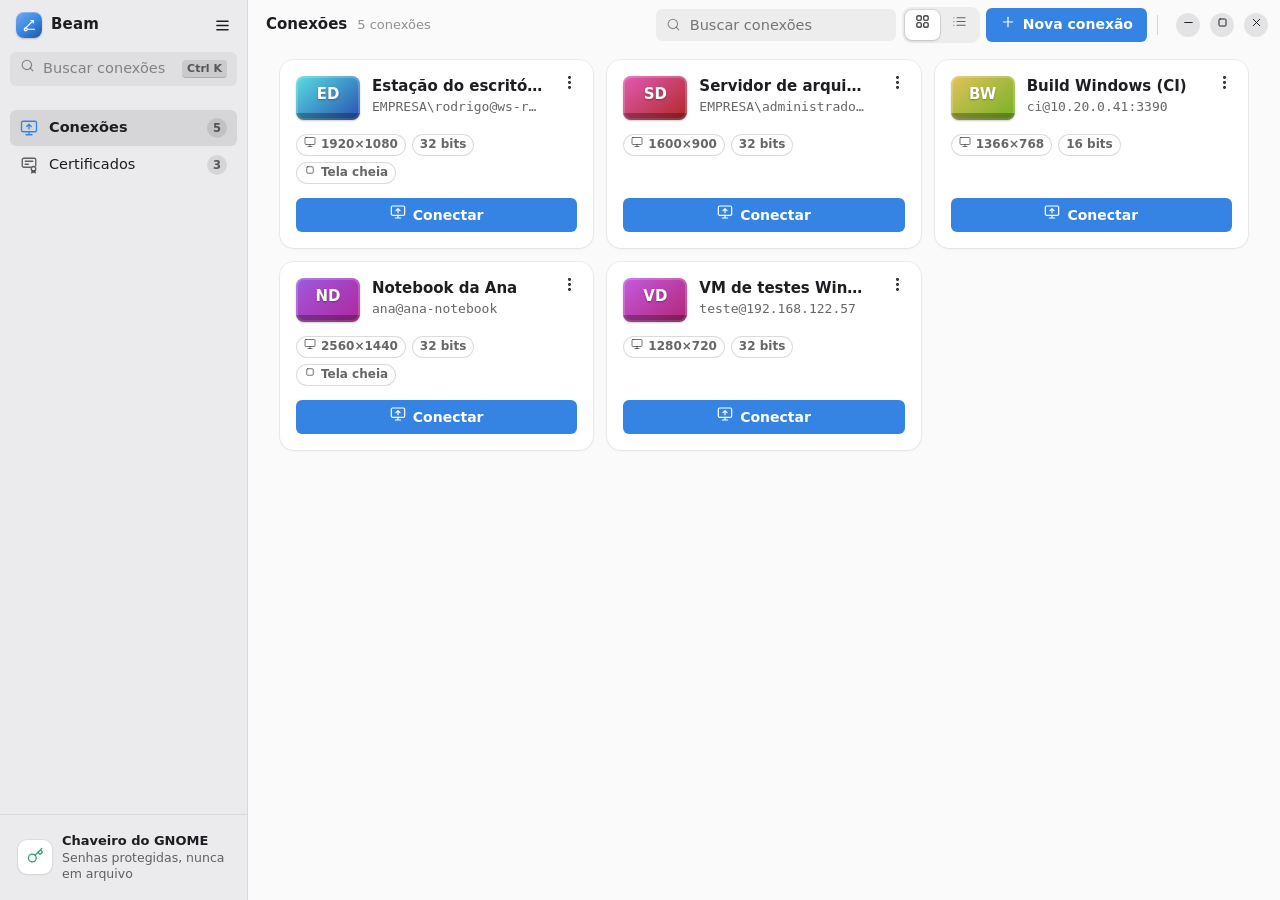
<file: archive/tauri-prototypes/beam-tauri-prototype/ui/index.html>
<!doctype html>
<html lang="pt-BR" data-theme="light">
<head>
  <meta charset="utf-8">
  <meta name="viewport" content="width=device-width, initial-scale=1">
  <title>Beam</title>
  <link rel="stylesheet" href="css/app.css">
  <link rel="stylesheet" href="css/beam.css">
  <script type="module" src="js/main.js"></script>
</head>
<body>
  <div class="window" id="window">
    <aside class="sidebar" id="sidebar">
      <header class="sidebar-header" data-drag>
        <div class="brand" data-drag><span class="brand-mark" id="brand-mark"></span><span data-drag>Beam</span></div>
        <button class="icon-btn" id="menu-btn"></button>
      </header>
      <button class="search-trigger" id="search-trigger"><span class="ic" id="search-ic"></span><span id="search-label"></span><kbd>Ctrl K</kbd></button>
      <nav class="nav" id="nav"></nav>
      <footer class="sidebar-footer">
        <div class="keyring-chip" id="keyring-chip"></div>
      </footer>
    </aside>

    <main class="content">
      <header class="headerbar" id="headerbar" data-drag>
        <button class="icon-btn only-narrow" id="sidebar-toggle"></button>
        <div class="title-wrap" data-drag><h1 id="page-title" data-drag></h1><span class="crumb" id="page-crumb" data-drag></span></div>
        <div class="header-actions" id="header-actions"></div>
        <div class="window-controls" id="window-controls"></div>
      </header>
      <div class="scroller" id="scroller">
        <div class="page" id="page"></div>
      </div>
    </main>
  </div>
  <div class="toasts" id="toasts" role="status" aria-live="polite"></div>
</body>
</html>
</file>
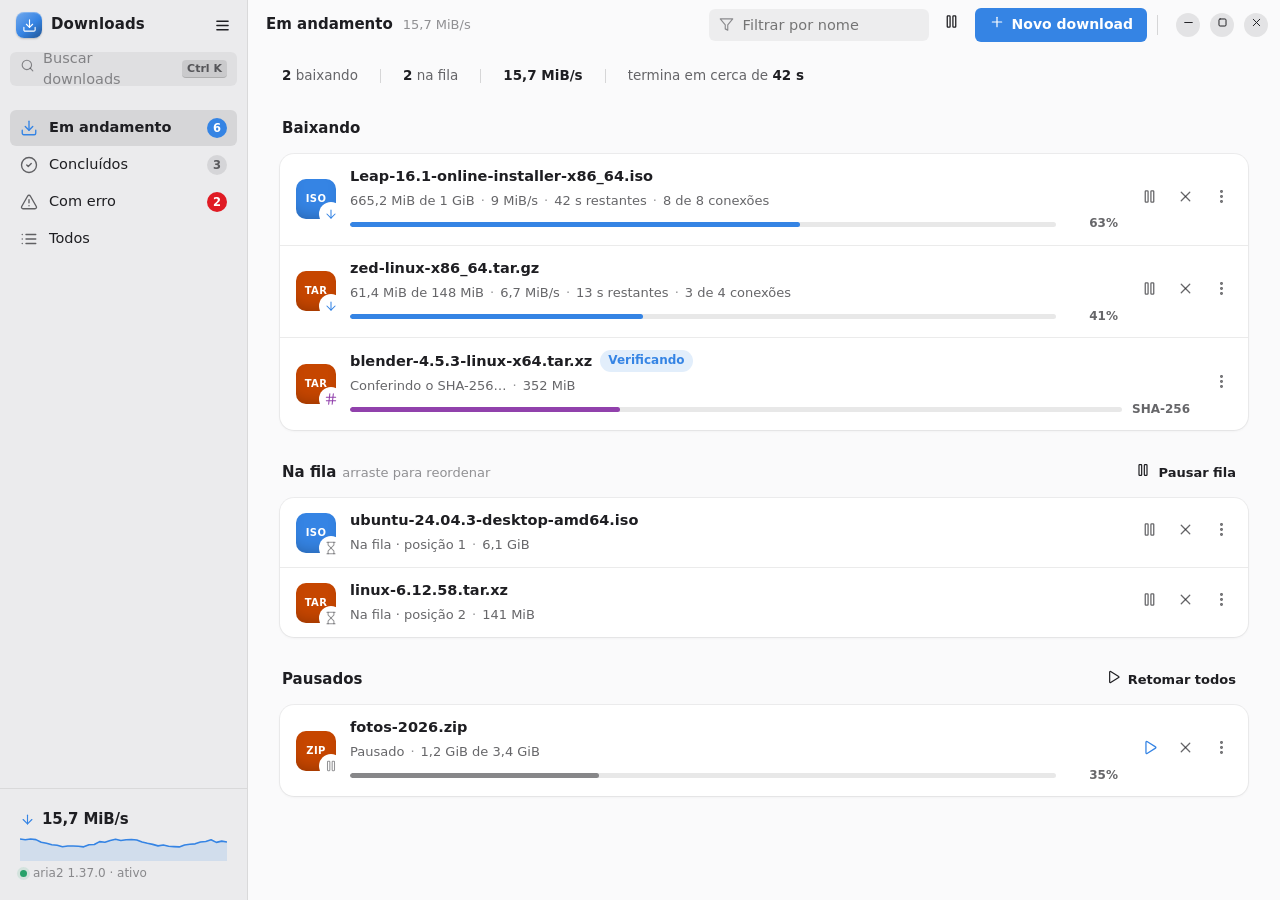
<file: archive/tauri-prototypes/lyra-downloads-tauri-prototype/ui/index.html>
<!doctype html>
<html lang="pt-BR" data-theme="light">
<head>
  <meta charset="utf-8">
  <meta name="viewport" content="width=device-width, initial-scale=1">
  <title>Downloads</title>
  <link rel="stylesheet" href="css/app.css">
  <link rel="stylesheet" href="css/downloads.css">
  <script type="module" src="js/main.js"></script>
</head>
<body>
  <div class="window" id="window">
    <aside class="sidebar" id="sidebar">
      <header class="sidebar-header" data-drag>
        <div class="brand" data-drag><span class="brand-mark" id="brand-mark"></span><span data-drag>Downloads</span></div>
        <button class="icon-btn" id="menu-btn"></button>
      </header>
      <button class="search-trigger" id="search-trigger"><span class="ic" id="search-ic"></span><span id="search-label"></span><kbd>Ctrl K</kbd></button>
      <nav class="nav" id="nav"></nav>
      <footer class="sidebar-footer">
        <button class="engine-chip" id="engine-chip">
          <span class="engine-speed"><span class="ic" id="engine-ic"></span><strong id="engine-rate">0 B/s</strong></span>
          <svg class="engine-spark" id="engine-spark" viewBox="0 0 120 26" preserveAspectRatio="none" aria-hidden="true"><path class="area"/><path class="line"/></svg>
          <small><i class="status-dot" id="engine-dot"></i><span id="engine-label">aria2…</span></small>
        </button>
      </footer>
    </aside>

    <main class="content">
      <header class="headerbar" id="headerbar" data-drag>
        <button class="icon-btn only-narrow" id="sidebar-toggle"></button>
        <div class="title-wrap" data-drag><h1 id="page-title" data-drag></h1><span class="crumb" id="page-crumb" data-drag></span></div>
        <div class="header-actions" id="header-actions"></div>
        <div class="window-controls" id="window-controls"></div>
      </header>
      <div class="scroller" id="scroller">
        <div class="page" id="page"></div>
      </div>
      <div class="drop-hint" id="drop-hint" aria-hidden="true"><div><span class="ic" id="drop-ic"></span><strong>Solte o link para baixar</strong><small>Endereços http:// ou https://</small></div></div>
    </main>
  </div>
  <div class="toasts" id="toasts" role="status" aria-live="polite"></div>
</body>
</html>
</file>
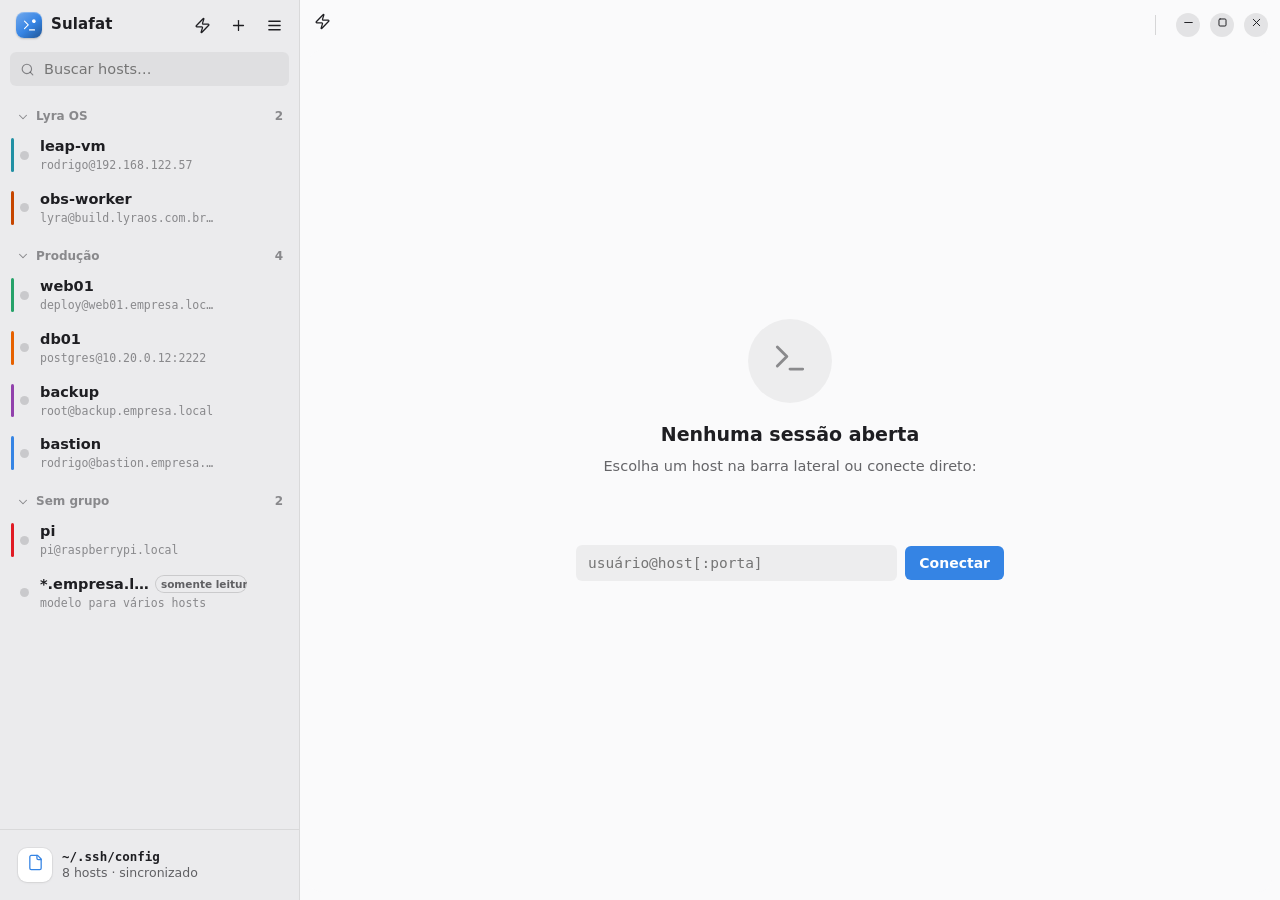
<file: archive/tauri-prototypes/sulafat-tauri-prototype/ui/index.html>
<!doctype html>
<html lang="pt-BR" data-theme="light">
<head>
  <meta charset="utf-8">
  <meta name="viewport" content="width=device-width, initial-scale=1">
  <title>Sulafat</title>
  <link rel="stylesheet" href="css/app.css">
  <link rel="stylesheet" href="css/sulafat.css">
  <script type="module" src="js/main.js"></script>
</head>
<body>
  <div class="window sul" id="window">
    <aside class="sidebar" id="sidebar">
      <header class="sidebar-header" data-drag>
        <div class="brand" data-drag><span class="brand-mark" id="brand-mark"></span><span data-drag>Sulafat</span></div>
        <button class="icon-btn" id="quick-btn"></button>
        <button class="icon-btn" id="add-btn"></button>
        <button class="icon-btn" id="menu-btn"></button>
      </header>
      <div class="host-search"><div class="input-icon"><span class="ic" id="search-ic"></span><input class="input" id="search" spellcheck="false"></div></div>
      <nav class="host-list" id="hosts" aria-label="Hosts"></nav>
      <footer class="sidebar-footer">
        <div class="config-chip" id="config-chip"></div>
      </footer>
    </aside>

    <main class="content term-area">
      <header class="headerbar tabs-bar" id="headerbar" data-drag>
        <button class="icon-btn only-narrow" id="sidebar-toggle"></button>
        <div class="tabs" id="tabs" role="tablist" data-drag></div>
        <div class="header-actions" id="header-actions"></div>
        <div class="window-controls" id="window-controls"></div>
      </header>
      <div class="term-stage" id="stage"></div>
    </main>
  </div>
  <div class="toasts" id="toasts" role="status" aria-live="polite"></div>
</body>
</html>
</file>
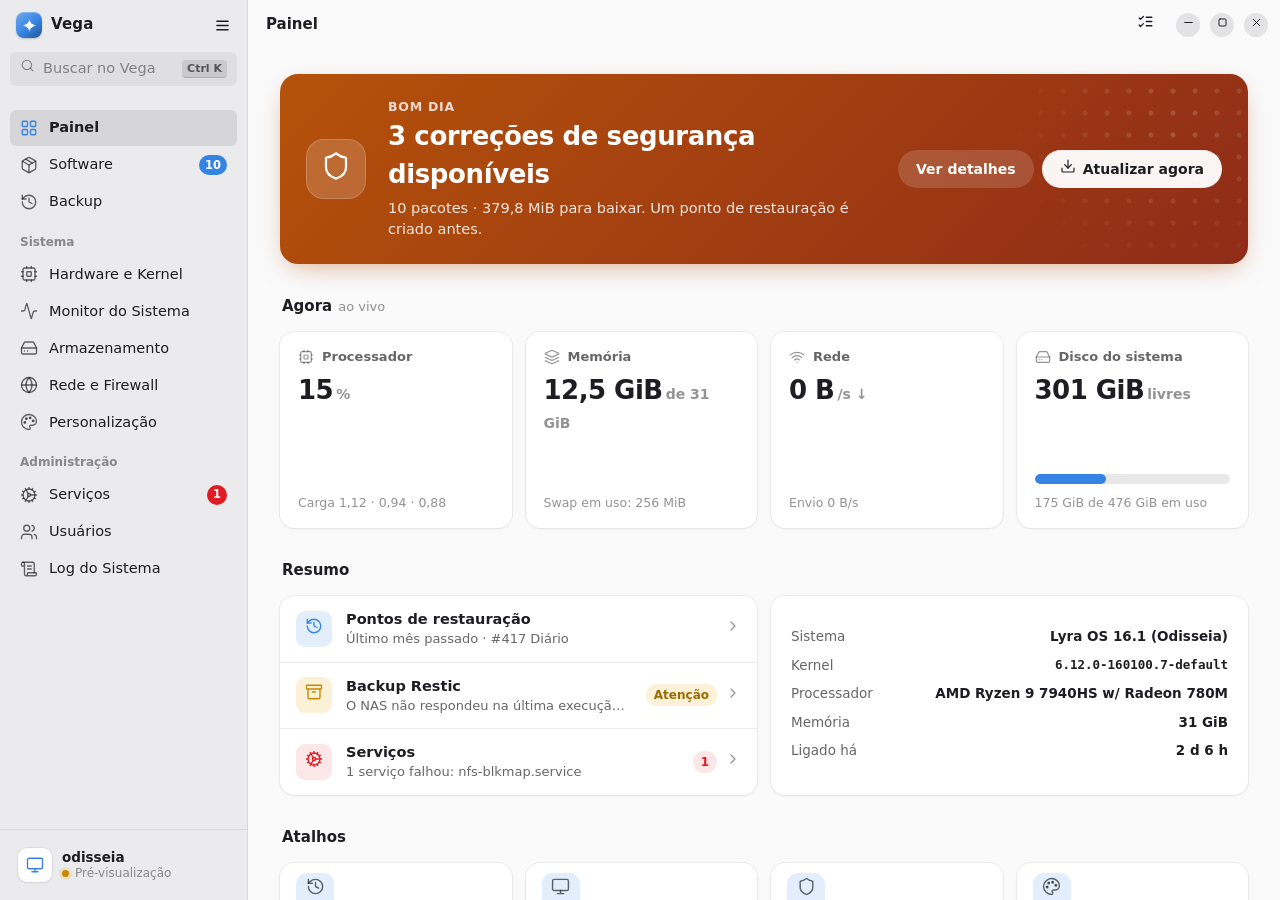
<file: archive/tauri-prototypes/vega-tauri-prototype/ui/index.html>
<!doctype html>
<html lang="pt-BR">
<head>
  <meta charset="utf-8">
  <meta name="viewport" content="width=device-width, initial-scale=1">
  <title>Vega</title>
  <link rel="stylesheet" href="css/app.css">
  <script type="module" src="js/main.js"></script>
</head>
<body>
  <div class="window" id="window">
    <aside class="sidebar" id="sidebar" aria-label="Navegação">
      <header class="sidebar-header" data-drag>
        <div class="brand" data-drag><span class="brand-mark" id="brand-mark"></span><span data-drag>Vega</span></div>
        <button class="icon-btn" id="menu-btn" aria-label="Menu principal" title="Menu principal"></button>
      </header>
      <button class="search-trigger" id="search-trigger"><span class="ic" id="search-ic"></span><span>Buscar no Vega</span><kbd>Ctrl K</kbd></button>
      <nav class="nav" id="nav"></nav>
      <footer class="sidebar-footer">
        <button class="host-chip" id="host-chip" title="Informações do sistema">
          <span class="host-avatar" id="host-avatar"></span>
          <span class="host-meta"><strong id="host-name">…</strong><small><i class="status-dot" id="backend-dot"></i><span id="backend-label">Conectando ao vegad…</span></small></span>
        </button>
      </footer>
    </aside>

    <main class="content">
      <header class="headerbar" id="headerbar" data-drag>
        <button class="icon-btn only-narrow" id="sidebar-toggle" aria-label="Mostrar navegação"></button>
        <div class="title-wrap" data-drag><h1 id="page-title" data-drag></h1><span class="crumb" id="page-crumb" data-drag></span></div>
        <div class="header-actions" id="header-actions"></div>
        <button class="icon-btn" id="jobs-btn" aria-label="Tarefas" title="Tarefas"></button>
        <div class="window-controls" id="window-controls"></div>
      </header>
      <div class="scroller" id="scroller">
        <div class="page" id="page"></div>
      </div>
    </main>
  </div>
  <div class="toasts" id="toasts" role="status" aria-live="polite"></div>
</body>
</html>
</file>
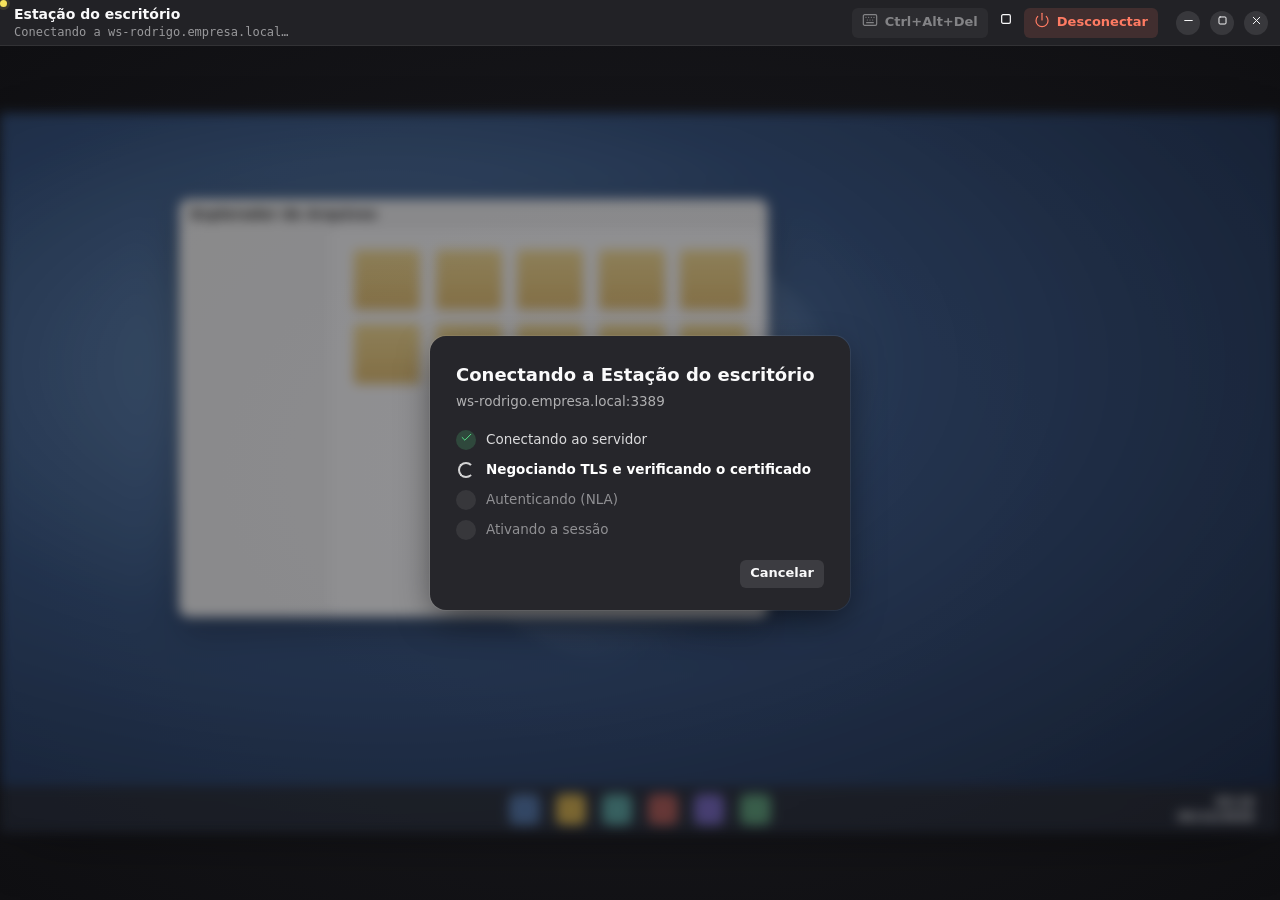
<file: archive/tauri-prototypes/beam-tauri-prototype/ui/debug-session.html>
<!doctype html>
<html lang="pt-BR" data-theme="dark">
<head>
  <meta charset="utf-8">
  <meta name="viewport" content="width=device-width, initial-scale=1">
  <title>Beam — sessão</title>
  <link rel="stylesheet" href="css/app.css">
  <link rel="stylesheet" href="css/session.css">
  <script>
function show(m){const p=document.createElement("pre");p.style.cssText="position:fixed;z-index:999;background:#fee;color:#900;padding:8px;bottom:0;left:0;right:0;white-space:pre-wrap;font-size:12px";p.textContent=m;(document.body||document.documentElement).append(p);}
window.addEventListener("error",e=>show("ERR "+e.message+" @ "+e.filename+":"+e.lineno));
window.addEventListener("unhandledrejection",e=>show("REJ "+(e.reason&&e.reason.stack||e.reason)));
</script><style>*,*::before,*::after{animation:none!important;transition:none!important}</style>
<script type="module" src="js/session.js"></script>
</head>
<body class="session">
  <header class="session-bar" id="bar" data-drag>
    <div class="session-title" data-drag>
      <span class="status-dot" id="dot"></span>
      <div data-drag><strong id="name" data-drag></strong><small id="meta" data-drag></small></div>
    </div>
    <div class="capture-hint" id="capture" hidden></div>
    <div class="session-actions" id="actions"></div>
    <div class="window-controls" id="window-controls"></div>
  </header>
  <main class="stage" id="stage">
    <div class="remote" id="remote"></div>
    <div class="connecting" id="connecting"></div>
  </main>
  <div class="toasts" id="toasts" role="status" aria-live="polite"></div>
</body>
</html>
</file>
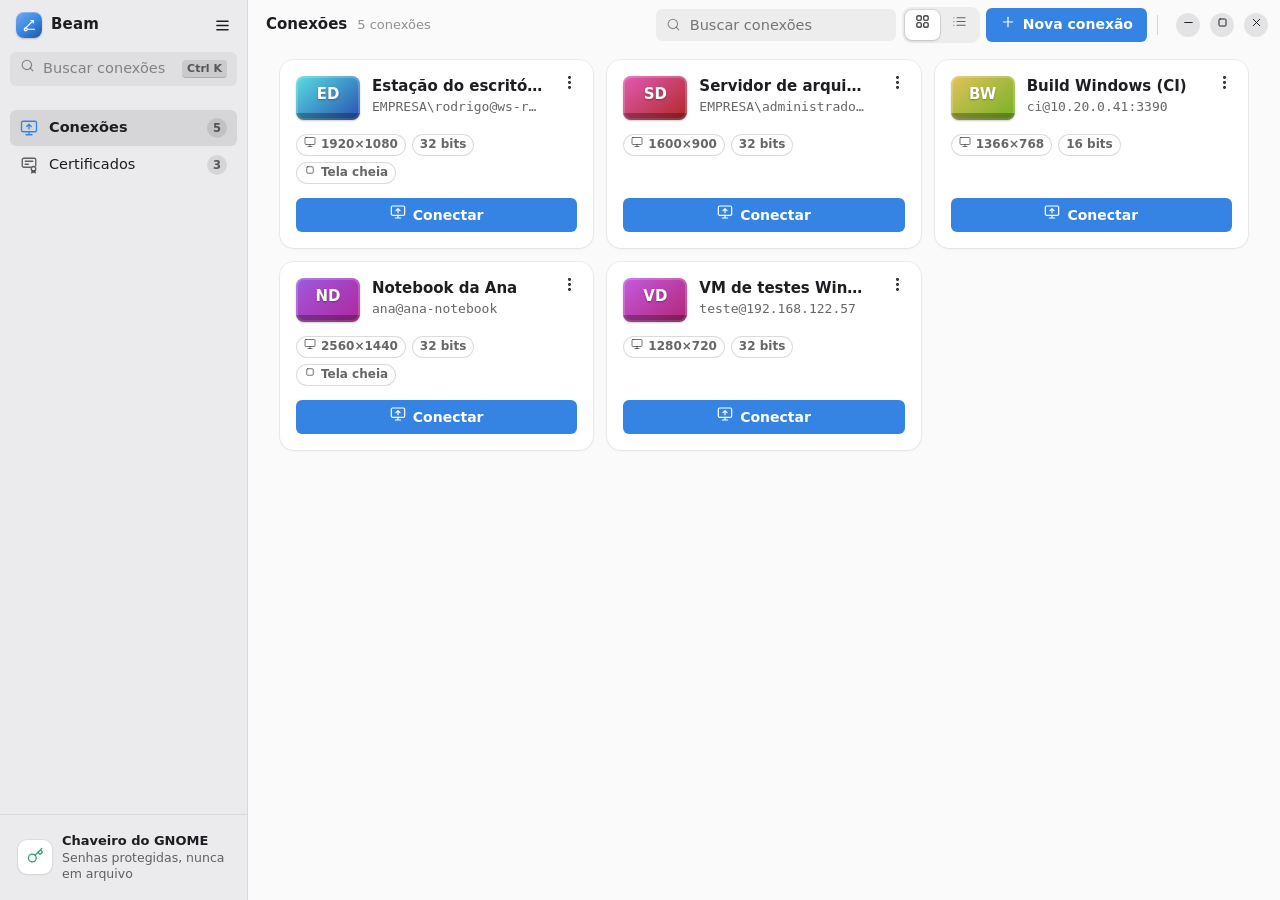
<file: archive/tauri-prototypes/beam-tauri-prototype/ui/debug.html>
<!doctype html>
<html lang="pt-BR" data-theme="light">
<head>
  <meta charset="utf-8">
  <meta name="viewport" content="width=device-width, initial-scale=1">
  <title>Beam</title>
  <link rel="stylesheet" href="css/app.css">
  <link rel="stylesheet" href="css/beam.css">
  <script>
function show(m){const p=document.createElement("pre");p.style.cssText="position:fixed;z-index:999;background:#fee;color:#900;padding:8px;bottom:0;left:0;right:0;white-space:pre-wrap;font-size:12px";p.textContent=m;(document.body||document.documentElement).append(p);}
window.addEventListener("error",e=>show("ERR "+e.message+" @ "+e.filename+":"+e.lineno));
window.addEventListener("unhandledrejection",e=>show("REJ "+(e.reason&&e.reason.stack||e.reason)));
</script><style>*,*::before,*::after{animation:none!important;transition:none!important}</style>
<script type="module" src="js/main.js"></script>
</head>
<body>
  <div class="window" id="window">
    <aside class="sidebar" id="sidebar">
      <header class="sidebar-header" data-drag>
        <div class="brand" data-drag><span class="brand-mark" id="brand-mark"></span><span data-drag>Beam</span></div>
        <button class="icon-btn" id="menu-btn"></button>
      </header>
      <button class="search-trigger" id="search-trigger"><span class="ic" id="search-ic"></span><span id="search-label"></span><kbd>Ctrl K</kbd></button>
      <nav class="nav" id="nav"></nav>
      <footer class="sidebar-footer">
        <div class="keyring-chip" id="keyring-chip"></div>
      </footer>
    </aside>

    <main class="content">
      <header class="headerbar" id="headerbar" data-drag>
        <button class="icon-btn only-narrow" id="sidebar-toggle"></button>
        <div class="title-wrap" data-drag><h1 id="page-title" data-drag></h1><span class="crumb" id="page-crumb" data-drag></span></div>
        <div class="header-actions" id="header-actions"></div>
        <div class="window-controls" id="window-controls"></div>
      </header>
      <div class="scroller" id="scroller">
        <div class="page" id="page"></div>
      </div>
    </main>
  </div>
  <div class="toasts" id="toasts" role="status" aria-live="polite"></div>
</body>
</html>
</file>
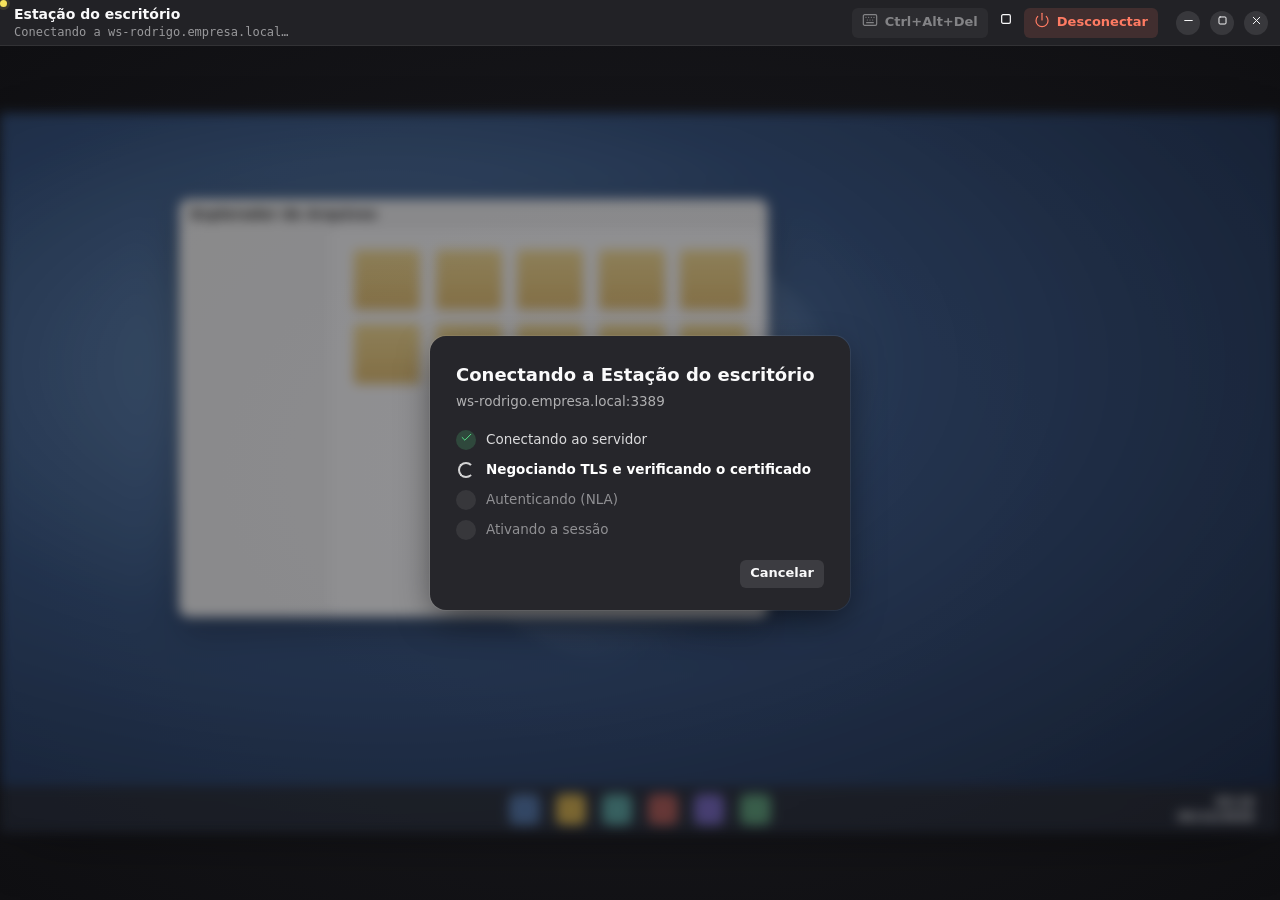
<file: archive/tauri-prototypes/beam-tauri-prototype/ui/session.html>
<!doctype html>
<html lang="pt-BR" data-theme="dark">
<head>
  <meta charset="utf-8">
  <meta name="viewport" content="width=device-width, initial-scale=1">
  <title>Beam — sessão</title>
  <link rel="stylesheet" href="css/app.css">
  <link rel="stylesheet" href="css/session.css">
  <script type="module" src="js/session.js"></script>
</head>
<body class="session">
  <header class="session-bar" id="bar" data-drag>
    <div class="session-title" data-drag>
      <span class="status-dot" id="dot"></span>
      <div data-drag><strong id="name" data-drag></strong><small id="meta" data-drag></small></div>
    </div>
    <div class="capture-hint" id="capture" hidden></div>
    <div class="session-actions" id="actions"></div>
    <div class="window-controls" id="window-controls"></div>
  </header>
  <main class="stage" id="stage">
    <div class="remote" id="remote"></div>
    <div class="connecting" id="connecting"></div>
  </main>
  <div class="toasts" id="toasts" role="status" aria-live="polite"></div>
</body>
</html>
</file>
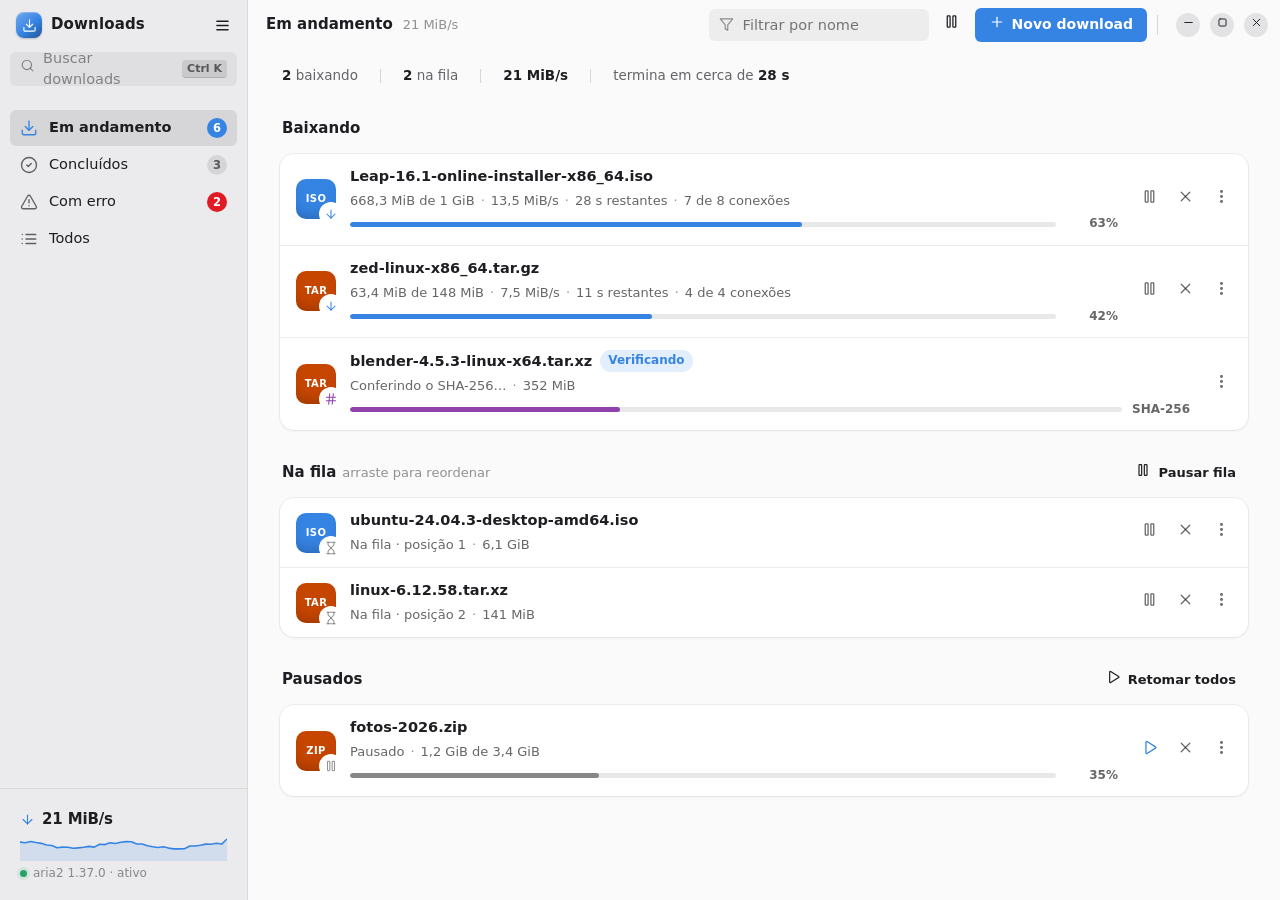
<file: archive/tauri-prototypes/lyra-downloads-tauri-prototype/ui/debug.html>
<!doctype html>
<html lang="pt-BR" data-theme="light">
<head>
  <meta charset="utf-8">
  <meta name="viewport" content="width=device-width, initial-scale=1">
  <title>Downloads</title>
  <link rel="stylesheet" href="css/app.css">
  <link rel="stylesheet" href="css/downloads.css">
  <script>
function show(m){document.addEventListener("DOMContentLoaded",()=>{});const p=document.createElement("pre");p.style.cssText="position:fixed;z-index:999;background:#fee;color:#900;padding:8px;bottom:0;left:0;right:0;white-space:pre-wrap;font-size:12px";p.textContent=m;(document.body||document.documentElement).append(p);}
window.addEventListener("error",e=>show("ERR "+e.message+" @ "+e.filename+":"+e.lineno+":"+e.colno));
window.addEventListener("unhandledrejection",e=>show("REJ "+(e.reason&&e.reason.stack||e.reason)));
const oe=console.error;console.error=(...a)=>{show("CE "+a.map(x=>x&&x.stack||x).join(" "));oe(...a)};
</script>
<script type="module" src="js/main.js"></script>
<style>*,*::before,*::after{animation:none!important;transition:none!important}</style></head>
<body>
  <div class="window" id="window">
    <aside class="sidebar" id="sidebar">
      <header class="sidebar-header" data-drag>
        <div class="brand" data-drag><span class="brand-mark" id="brand-mark"></span><span data-drag>Downloads</span></div>
        <button class="icon-btn" id="menu-btn"></button>
      </header>
      <button class="search-trigger" id="search-trigger"><span class="ic" id="search-ic"></span><span id="search-label"></span><kbd>Ctrl K</kbd></button>
      <nav class="nav" id="nav"></nav>
      <footer class="sidebar-footer">
        <button class="engine-chip" id="engine-chip">
          <span class="engine-speed"><span class="ic" id="engine-ic"></span><strong id="engine-rate">0 B/s</strong></span>
          <svg class="engine-spark" id="engine-spark" viewBox="0 0 120 26" preserveAspectRatio="none" aria-hidden="true"><path class="area"/><path class="line"/></svg>
          <small><i class="status-dot" id="engine-dot"></i><span id="engine-label">aria2…</span></small>
        </button>
      </footer>
    </aside>

    <main class="content">
      <header class="headerbar" id="headerbar" data-drag>
        <button class="icon-btn only-narrow" id="sidebar-toggle"></button>
        <div class="title-wrap" data-drag><h1 id="page-title" data-drag></h1><span class="crumb" id="page-crumb" data-drag></span></div>
        <div class="header-actions" id="header-actions"></div>
        <div class="window-controls" id="window-controls"></div>
      </header>
      <div class="scroller" id="scroller">
        <div class="page" id="page"></div>
      </div>
      <div class="drop-hint" id="drop-hint" aria-hidden="true"><div><span class="ic" id="drop-ic"></span><strong>Solte o link para baixar</strong><small>Endereços http:// ou https://</small></div></div>
    </main>
  </div>
  <div class="toasts" id="toasts" role="status" aria-live="polite"></div>
</body>
</html>
</file>
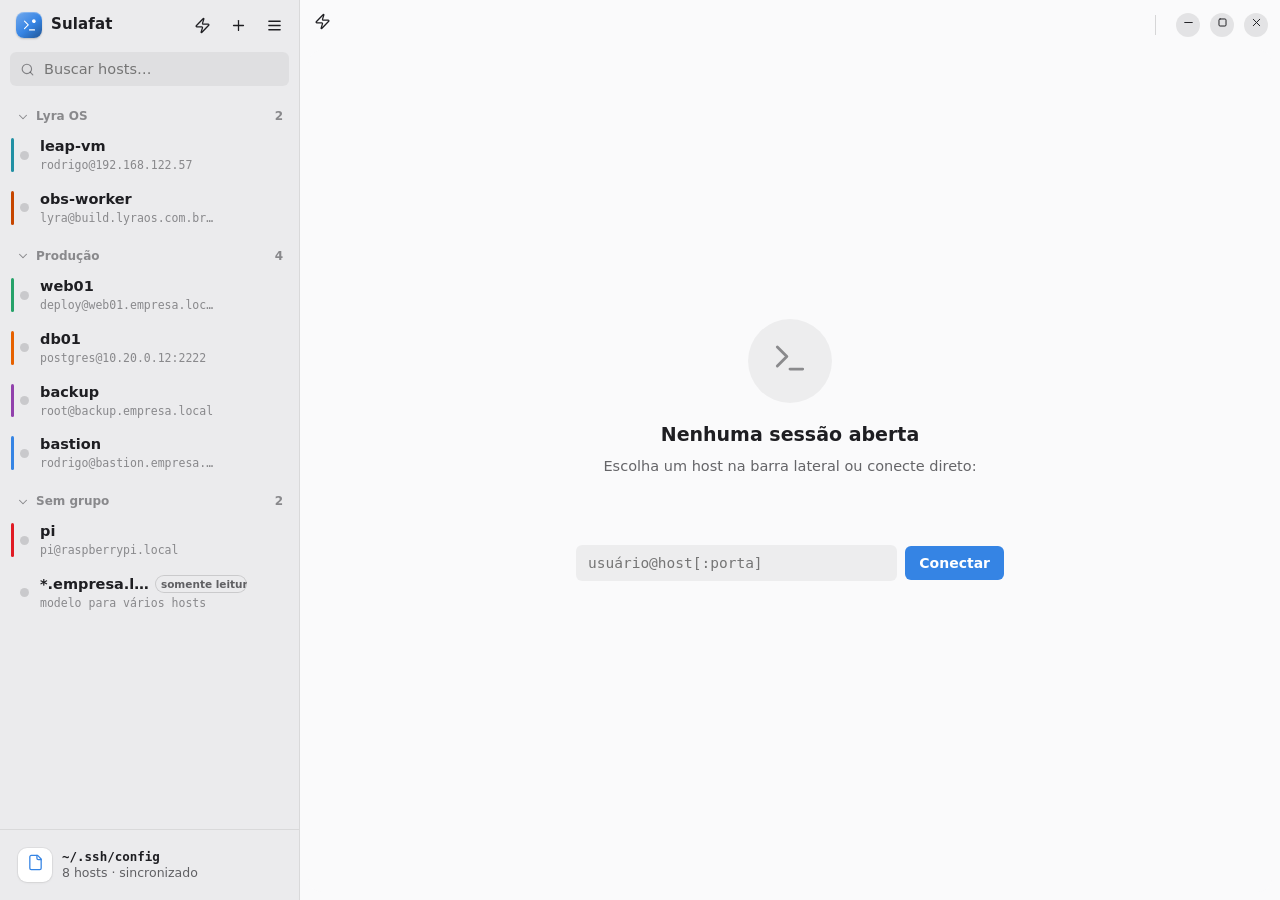
<file: archive/tauri-prototypes/sulafat-tauri-prototype/ui/debug.html>
<!doctype html>
<html lang="pt-BR" data-theme="light">
<head>
  <meta charset="utf-8">
  <meta name="viewport" content="width=device-width, initial-scale=1">
  <title>Sulafat</title>
  <link rel="stylesheet" href="css/app.css">
  <link rel="stylesheet" href="css/sulafat.css">
  <script>
function show(m){const p=document.createElement("pre");p.style.cssText="position:fixed;z-index:999;background:#fee;color:#900;padding:8px;bottom:0;left:0;right:0;white-space:pre-wrap;font-size:12px";p.textContent=m;(document.body||document.documentElement).append(p);}
window.addEventListener("error",e=>show("ERR "+e.message+" @ "+e.filename+":"+e.lineno));
window.addEventListener("unhandledrejection",e=>show("REJ "+(e.reason&&e.reason.stack||e.reason)));
</script><style>*,*::before,*::after{animation:none!important;transition:none!important}</style>
<script type="module" src="js/main.js"></script>
</head>
<body>
  <div class="window sul" id="window">
    <aside class="sidebar" id="sidebar">
      <header class="sidebar-header" data-drag>
        <div class="brand" data-drag><span class="brand-mark" id="brand-mark"></span><span data-drag>Sulafat</span></div>
        <button class="icon-btn" id="quick-btn"></button>
        <button class="icon-btn" id="add-btn"></button>
        <button class="icon-btn" id="menu-btn"></button>
      </header>
      <div class="host-search"><div class="input-icon"><span class="ic" id="search-ic"></span><input class="input" id="search" spellcheck="false"></div></div>
      <nav class="host-list" id="hosts" aria-label="Hosts"></nav>
      <footer class="sidebar-footer">
        <div class="config-chip" id="config-chip"></div>
      </footer>
    </aside>

    <main class="content term-area">
      <header class="headerbar tabs-bar" id="headerbar" data-drag>
        <button class="icon-btn only-narrow" id="sidebar-toggle"></button>
        <div class="tabs" id="tabs" role="tablist" data-drag></div>
        <div class="header-actions" id="header-actions"></div>
        <div class="window-controls" id="window-controls"></div>
      </header>
      <div class="term-stage" id="stage"></div>
    </main>
  </div>
  <div class="toasts" id="toasts" role="status" aria-live="polite"></div>
</body>
</html>
</file>
<file: archive/tauri-prototypes/beam-tauri-prototype/ui/css/app.css>
/* Beam — protótipo Tauri.
   Base visual copiada do Vega (vega-gtk/ui/css/app.css): tokens do
   libadwaita 1.7 (GNOME 48), mesmo padrão de janela, listas e folhas. */

:root {
  --accent: #3584e4;
  --accent-fg: #fff;
  --font: "Adwaita Sans", "Cantarell", "Inter", system-ui, sans-serif;
  --mono: "Adwaita Mono", "Source Code Pro", ui-monospace, monospace;

  --bg: #fafafb;
  --bg-sidebar: #ebebed;
  --bg-header: #fafafb;
  --card: #ffffff;
  --card-hover: #f6f6f8;
  --fg: #1e1e22;
  --fg-2: rgb(30 30 34 / 0.68);
  --fg-3: rgb(30 30 34 / 0.48);
  --line: rgb(0 0 6 / 0.08);
  --line-strong: rgb(0 0 6 / 0.14);
  --fill: rgb(0 0 6 / 0.05);
  --fill-2: rgb(0 0 6 / 0.09);
  --fill-3: rgb(0 0 6 / 0.14);
  --shadow-card: 0 0 0 1px rgb(0 0 6 / 0.05), 0 1px 3px rgb(0 0 6 / 0.06);
  --shadow-pop: 0 0 0 1px rgb(0 0 6 / 0.06), 0 10px 32px -6px rgb(0 0 6 / 0.22), 0 2px 6px rgb(0 0 6 / 0.08);
  --backdrop: rgb(0 0 6 / 0.32);

  --green: #26a269;
  --yellow: #c88800;
  --orange: #e66100;
  --red: #e01b24;
  --blue: #3584e4;
  --purple: #9141ac;
  --green-bg: rgb(38 162 105 / 0.12);
  --yellow-bg: rgb(229 165 10 / 0.16);
  --red-bg: rgb(224 27 36 / 0.1);
  --blue-bg: rgb(53 132 228 / 0.11);

  --radius-s: 6px;
  --radius: 10px;
  --radius-l: 14px;
  --sidebar-w: 248px;
  --header-h: 50px;
  --row-pad: 13px;
  --gap: 14px;
  --ease: cubic-bezier(0.25, 0.8, 0.3, 1);

  color-scheme: light;
}

:root[data-theme="dark"] {
  --bg: #222226;
  --bg-sidebar: #2e2e32;
  --bg-header: #222226;
  --card: #303034;
  --card-hover: #38383d;
  --fg: #fafafb;
  --fg-2: rgb(250 250 251 / 0.7);
  --fg-3: rgb(250 250 251 / 0.48);
  --line: rgb(255 255 255 / 0.08);
  --line-strong: rgb(255 255 255 / 0.14);
  --fill: rgb(255 255 255 / 0.06);
  --fill-2: rgb(255 255 255 / 0.1);
  --fill-3: rgb(255 255 255 / 0.15);
  --shadow-card: 0 0 0 1px rgb(0 0 0 / 0.18), 0 1px 3px rgb(0 0 0 / 0.2);
  --shadow-pop: 0 0 0 1px rgb(255 255 255 / 0.07), 0 12px 36px -6px rgb(0 0 0 / 0.6);
  --backdrop: rgb(0 0 0 / 0.5);
  --green: #57e389;
  --yellow: #f8e45c;
  --orange: #ffa348;
  --red: #ff7b63;
  --blue: #99c1f1;
  --green-bg: rgb(87 227 137 / 0.13);
  --yellow-bg: rgb(248 228 92 / 0.12);
  --red-bg: rgb(255 123 99 / 0.13);
  --blue-bg: rgb(153 193 241 / 0.12);
  color-scheme: dark;
}

:root[data-density="compact"] { --row-pad: 8px; --gap: 10px; }

* { box-sizing: border-box; }
html, body { margin: 0; height: 100%; overflow: hidden; }
body {
  font: 14.5px/1.45 var(--font);
  color: var(--fg);
  background: var(--bg);
  -webkit-font-smoothing: antialiased;
  user-select: none;
  cursor: default;
}
button, input, select, textarea { font: inherit; color: inherit; }
h1, h2, h3, h4, p { margin: 0; }
.selectable, input, textarea, .mono { user-select: text; }
:focus-visible { outline: 2px solid color-mix(in srgb, var(--accent) 70%, transparent); outline-offset: 2px; border-radius: var(--radius-s); }
.sr-only { position: absolute; width: 1px; height: 1px; overflow: hidden; clip-path: inset(50%); }

@media (prefers-reduced-motion: reduce) {
  *, *::before, *::after { animation-duration: 1ms !important; transition-duration: 1ms !important; }
}

/* ---------- Janela ---------- */

.window {
  display: grid;
  grid-template-columns: var(--sidebar-w) minmax(0, 1fr);
  height: 100vh;
  background: var(--bg);
}

.resize { position: fixed; z-index: 100; }
.resize[data-dir="North"] { top: 0; left: 8px; right: 8px; height: 4px; cursor: n-resize; }
.resize[data-dir="South"] { bottom: 0; left: 8px; right: 8px; height: 5px; cursor: s-resize; }
.resize[data-dir="West"] { left: 0; top: 8px; bottom: 8px; width: 5px; cursor: w-resize; }
.resize[data-dir="East"] { right: 0; top: 8px; bottom: 8px; width: 5px; cursor: e-resize; }
.resize[data-dir="NorthWest"] { top: 0; left: 0; width: 10px; height: 10px; cursor: nw-resize; }
.resize[data-dir="NorthEast"] { top: 0; right: 0; width: 10px; height: 10px; cursor: ne-resize; }
.resize[data-dir="SouthWest"] { bottom: 0; left: 0; width: 10px; height: 10px; cursor: sw-resize; }
.resize[data-dir="SouthEast"] { bottom: 0; right: 0; width: 10px; height: 10px; cursor: se-resize; }
.maximized .resize { display: none; }

/* ---------- Barra lateral ---------- */

.sidebar {
  display: flex;
  flex-direction: column;
  min-height: 0;
  background: var(--bg-sidebar);
  border-right: 1px solid var(--line);
}
.sidebar-header {
  height: var(--header-h);
  flex: none;
  display: flex;
  align-items: center;
  gap: 8px;
  padding: 0 8px 0 16px;
}
.brand { display: flex; align-items: center; gap: 9px; font-weight: 700; font-size: 15px; letter-spacing: 0.01em; flex: 1; }
.brand-mark {
  width: 26px; height: 26px; border-radius: 8px;
  display: grid; place-items: center; color: #fff;
  background: linear-gradient(140deg, color-mix(in srgb, var(--accent) 70%, #fff) 0%, var(--accent) 55%, color-mix(in srgb, var(--accent) 65%, #000) 100%);
  box-shadow: inset 0 1px 0 rgb(255 255 255 / 0.25), 0 1px 2px rgb(0 0 0 / 0.2);
}

.search-trigger {
  margin: 2px 10px 6px;
  height: 34px;
  display: flex; align-items: center; gap: 8px;
  padding: 0 10px;
  border: 0; border-radius: var(--radius-s);
  background: var(--fill);
  color: var(--fg-3);
  text-align: left;
  transition: background 0.15s;
}
.search-trigger:hover { background: var(--fill-2); }
.search-trigger > span:not(.ic) { flex: 1; }
kbd {
  font: 600 11px/1 var(--font);
  padding: 3px 5px; border-radius: 4px;
  background: var(--fill-2); color: var(--fg-2);
  border-bottom: 1px solid var(--line-strong);
}

.nav { flex: 1; overflow-y: auto; padding: 4px 10px 12px; scrollbar-width: thin; }
.nav-group { margin-top: 14px; }
.nav-group-title { font-size: 12px; font-weight: 700; color: var(--fg-3); padding: 0 10px 5px; }
.nav-item {
  position: relative;
  display: flex; align-items: center; gap: 11px;
  width: 100%; height: 36px;
  padding: 0 10px;
  margin-bottom: 1px;
  border: 0; border-radius: var(--radius-s);
  background: transparent;
  text-align: left;
  font-weight: 500;
  color: var(--fg);
  transition: background 0.12s;
}
.nav-item .ic { color: var(--fg-2); display: flex; }
.nav-item:hover { background: var(--fill); }
.nav-item[aria-current="page"] { background: var(--fill-2); font-weight: 600; }
.nav-item[aria-current="page"] .ic { color: var(--accent); }
.nav-item .count {
  margin-left: auto;
  min-width: 20px; height: 20px; padding: 0 6px;
  display: grid; place-items: center;
  border-radius: 10px;
  font-size: 11.5px; font-weight: 700;
  background: var(--accent); color: var(--accent-fg);
}
.nav-item .count.warn { background: var(--red); color: #fff; }
.nav-item .dot { margin-left: auto; width: 7px; height: 7px; border-radius: 50%; background: var(--red); }

.sidebar-footer { padding: 10px; border-top: 1px solid var(--line); }
.host-chip {
  display: flex; align-items: center; gap: 10px;
  width: 100%; padding: 8px; border: 0; border-radius: var(--radius);
  background: transparent; text-align: left;
}
.host-chip:hover { background: var(--fill); }
.host-avatar {
  width: 34px; height: 34px; border-radius: 9px; flex: none;
  display: grid; place-items: center;
  background: var(--card); box-shadow: var(--shadow-card); color: var(--accent);
}
.host-meta { min-width: 0; line-height: 1.25; }
.host-meta strong { display: block; font-size: 13.5px; }
.host-meta small { display: flex; align-items: center; gap: 6px; font-size: 12px; color: var(--fg-3); }
.status-dot { width: 7px; height: 7px; border-radius: 50%; background: var(--green); box-shadow: 0 0 0 3px var(--green-bg); }
.status-dot.off { background: var(--yellow); box-shadow: 0 0 0 3px var(--yellow-bg); }

/* ---------- Área de conteúdo ---------- */

.content { display: flex; flex-direction: column; min-width: 0; min-height: 0; position: relative; }
.headerbar {
  height: var(--header-h); flex: none;
  display: flex; align-items: center; gap: 6px;
  padding: 0 8px 0 18px;
  background: var(--bg-header);
  border-bottom: 1px solid transparent;
  transition: border-color 0.2s, box-shadow 0.2s;
  z-index: 5;
}
.headerbar.scrolled { border-bottom-color: var(--line); box-shadow: 0 1px 6px -2px rgb(0 0 6 / 0.08); }
.headerbar .back { display: none; }
.title-wrap { flex: 1; min-width: 0; display: flex; align-items: baseline; gap: 10px; }
.title-wrap h1 { font-size: 15px; font-weight: 700; white-space: nowrap; }
.title-wrap .crumb { font-size: 13px; color: var(--fg-3); white-space: nowrap; overflow: hidden; text-overflow: ellipsis; }
.header-actions { display: flex; align-items: center; gap: 6px; }
.header-sep { width: 1px; height: 20px; background: var(--line-strong); margin: 0 4px; }

.window-controls { display: flex; gap: 10px; margin-left: 8px; padding-right: 4px; }
.wc {
  width: 24px; height: 24px; border-radius: 50%; border: 0;
  display: grid; place-items: center;
  background: var(--fill-2); color: var(--fg);
  transition: background 0.12s;
}
.wc:hover { background: var(--fill-3); }
.wc:active { background: var(--line-strong); }

.scroller { flex: 1; overflow-y: auto; overflow-x: hidden; scroll-behavior: smooth; }
.scroller::-webkit-scrollbar { width: 10px; }
.scroller::-webkit-scrollbar-thumb { background: var(--fill-3); border-radius: 10px; border: 3px solid var(--bg); }
.page { max-width: 1080px; margin: 0 auto; padding: 10px 32px 56px; }
.page.enter { animation: page-in 0.28s var(--ease); }
@keyframes page-in { from { opacity: 0; transform: translateY(6px); } }

/* ---------- Tipografia de página ---------- */

.page-hero { display: flex; align-items: flex-end; justify-content: space-between; gap: 20px; margin: 14px 0 22px; flex-wrap: wrap; }
.page-hero h2 { font-size: 26px; font-weight: 800; letter-spacing: -0.015em; line-height: 1.15; }
.page-hero p { color: var(--fg-2); margin-top: 6px; max-width: 60ch; }
.section { margin-top: 28px; }
.section-head { display: flex; align-items: center; justify-content: space-between; gap: 12px; margin: 0 2px 10px; min-height: 30px; }
.section-head h3 { font-size: 15px; font-weight: 700; }
.section-head .sub { font-size: 13px; color: var(--fg-3); font-weight: 500; margin-left: 6px; }
.muted { color: var(--fg-2); }
.faint { color: var(--fg-3); }
.small { font-size: 13px; }
.mono { font-family: var(--mono); font-size: 12.5px; }
.nowrap { white-space: nowrap; }
.spacer { flex: 1; }
.row-flex { display: flex; align-items: center; gap: 8px; flex-wrap: wrap; }

/* ---------- Botões ---------- */

.btn {
  height: 34px; padding: 0 14px;
  display: inline-flex; align-items: center; justify-content: center; gap: 7px;
  border: 0; border-radius: var(--radius-s);
  background: var(--fill-2);
  font-weight: 600; font-size: 14px;
  white-space: nowrap;
  transition: background 0.12s, transform 0.08s, box-shadow 0.12s;
}
.btn:hover { background: var(--fill-3); }
.btn:active { transform: scale(0.98); }
.btn:disabled { opacity: 0.45; pointer-events: none; }
.btn.primary { background: var(--accent); color: var(--accent-fg); }
.btn.primary:hover { background: color-mix(in srgb, var(--accent) 88%, #fff); }
.btn.danger { background: var(--red); color: #fff; }
:root[data-theme="dark"] .btn.danger { background: #c01c28; }
.btn.danger-soft { background: var(--red-bg); color: var(--red); }
.btn.flat { background: transparent; }
.btn.flat:hover { background: var(--fill); }
.btn.pill { border-radius: 999px; padding: 0 18px; height: 38px; }
.btn.sm { height: 28px; padding: 0 10px; font-size: 13px; }
.icon-btn {
  width: 34px; height: 34px; flex: none;
  display: inline-grid; place-items: center;
  border: 0; border-radius: var(--radius-s);
  background: transparent; color: var(--fg);
  position: relative;
  transition: background 0.12s;
}
.icon-btn:hover { background: var(--fill); }
.icon-btn:active { background: var(--fill-2); }
.icon-btn[aria-pressed="true"] { background: var(--fill-2); }
.icon-btn.sm { width: 28px; height: 28px; }
.icon-btn .badge-dot { position: absolute; top: 6px; right: 6px; width: 8px; height: 8px; border-radius: 50%; background: var(--accent); box-shadow: 0 0 0 2px var(--bg-header); }

.spinner { width: 16px; height: 16px; border-radius: 50%; border: 2px solid currentColor; border-right-color: transparent; animation: spin 0.8s linear infinite; opacity: 0.8; flex: none; }
.spinner.lg { width: 32px; height: 32px; border-width: 3px; }
@keyframes spin { to { transform: rotate(360deg); } }

/* ---------- Cartões e listas ---------- */

.card { background: var(--card); border-radius: var(--radius-l); box-shadow: var(--shadow-card); }
.card.pad { padding: 18px 20px; }
.card.interactive { transition: transform 0.15s var(--ease), box-shadow 0.15s, background 0.15s; text-align: left; border: 0; width: 100%; }
.card.interactive:hover { background: var(--card-hover); }

.list { background: var(--card); border-radius: var(--radius-l); box-shadow: var(--shadow-card); overflow: hidden; }
.list-row {
  display: flex; align-items: center; gap: 14px;
  min-height: 56px; padding: var(--row-pad) 16px;
  border-top: 1px solid var(--line);
  width: 100%; border-left: 0; border-right: 0; border-bottom: 0; background: transparent; text-align: left;
}
.list-row:first-child { border-top: 0; }
button.list-row, .list-row.clickable { transition: background 0.12s; }
button.list-row:hover, .list-row.clickable:hover { background: var(--card-hover); }
.list-row .lead {
  width: 36px; height: 36px; flex: none;
  display: grid; place-items: center;
  border-radius: 9px; background: var(--fill); color: var(--fg-2);
}
.list-row .lead.tint { background: color-mix(in srgb, var(--accent) 14%, transparent); color: var(--accent); }
.list-row .lead.green { background: var(--green-bg); color: var(--green); }
.list-row .lead.red { background: var(--red-bg); color: var(--red); }
.list-row .lead.yellow { background: var(--yellow-bg); color: var(--yellow); }
.list-row .body { flex: 1; min-width: 0; }
.list-row .title { font-weight: 600; overflow: hidden; text-overflow: ellipsis; white-space: nowrap; }
.list-row .subtitle { font-size: 13px; color: var(--fg-2); overflow: hidden; text-overflow: ellipsis; white-space: nowrap; }
.list-row .subtitle.wrap { white-space: normal; }
.list-row .suffix { display: flex; align-items: center; gap: 8px; flex: none; color: var(--fg-2); font-size: 13px; }
.list-row .chev { color: var(--fg-3); transition: transform 0.2s var(--ease); }
.list-row[aria-expanded="true"] .chev { transform: rotate(90deg); }
.list-row .check { width: 18px; height: 18px; accent-color: var(--accent); flex: none; }
.list-detail { padding: 0 16px 16px 66px; color: var(--fg-2); font-size: 13.5px; animation: page-in 0.2s var(--ease); }
.list-footer { display: flex; align-items: center; gap: 10px; padding: 10px 16px; border-top: 1px solid var(--line); background: var(--fill); font-size: 13px; color: var(--fg-2); }

.grid { display: grid; gap: var(--gap); }
.grid.c2 { grid-template-columns: repeat(2, minmax(0, 1fr)); }
.grid.c3 { grid-template-columns: repeat(3, minmax(0, 1fr)); }
.grid.c4 { grid-template-columns: repeat(4, minmax(0, 1fr)); }
.grid.auto { grid-template-columns: repeat(auto-fill, minmax(230px, 1fr)); }

/* ---------- Selos, pílulas e indicadores ---------- */

.badge {
  display: inline-flex; align-items: center; gap: 5px;
  height: 22px; padding: 0 8px;
  border-radius: 999px;
  font-size: 12px; font-weight: 700; white-space: nowrap;
  background: var(--fill-2); color: var(--fg-2);
}
.badge.green { background: var(--green-bg); color: var(--green); }
.badge.red { background: var(--red-bg); color: var(--red); }
.badge.yellow { background: var(--yellow-bg); color: var(--yellow); }
:root:not([data-theme="dark"]) .badge.yellow { color: #9c6a00; }
.badge.blue, .badge.accent { background: color-mix(in srgb, var(--accent) 14%, transparent); color: var(--accent); }
.badge.outline { background: transparent; box-shadow: inset 0 0 0 1px var(--line-strong); }

.meter { height: 6px; border-radius: 6px; background: var(--fill-2); overflow: hidden; }
.meter > i { display: block; height: 100%; border-radius: inherit; background: var(--accent); transition: width 0.5s var(--ease); }
.meter.warn > i { background: var(--orange); }
.meter.crit > i { background: var(--red); }
.meter.lg { height: 10px; }
.meter.indeterminate > i { width: 35% !important; animation: indet 1.3s ease-in-out infinite; }
@keyframes indet { from { transform: translateX(-100%); } to { transform: translateX(300%); } }

.switch { position: relative; width: 44px; height: 24px; flex: none; }
.switch input { position: absolute; inset: 0; opacity: 0; margin: 0; cursor: pointer; z-index: 1; }
.switch .track { position: absolute; inset: 0; border-radius: 12px; background: var(--fill-3); transition: background 0.18s; }
.switch .track::after { content: ""; position: absolute; top: 3px; left: 3px; width: 18px; height: 18px; border-radius: 50%; background: #fff; box-shadow: 0 1px 3px rgb(0 0 0 / 0.25); transition: transform 0.2s var(--ease); }
.switch input:checked + .track { background: var(--accent); }
.switch input:checked + .track::after { transform: translateX(20px); }
.switch input:focus-visible + .track { outline: 2px solid color-mix(in srgb, var(--accent) 70%, transparent); outline-offset: 2px; }
.switch input:disabled + .track { opacity: 0.5; }

.seg { display: inline-flex; padding: 3px; gap: 2px; border-radius: 9px; background: var(--fill); }
.seg button {
  height: 30px; padding: 0 14px; border: 0; border-radius: 7px;
  background: transparent; font-weight: 600; font-size: 13.5px; color: var(--fg-2);
  display: inline-flex; align-items: center; gap: 7px;
  transition: background 0.15s, color 0.15s, box-shadow 0.15s;
}
.seg button:hover { color: var(--fg); }
.seg button[aria-selected="true"] { background: var(--card); color: var(--fg); box-shadow: 0 1px 3px rgb(0 0 6 / 0.12), 0 0 0 1px var(--line); }
.seg .n { font-size: 11px; font-weight: 700; padding: 1px 6px; border-radius: 8px; background: var(--fill-2); }
.seg button[aria-selected="true"] .n { background: var(--accent); color: var(--accent-fg); }

.input {
  height: 36px; padding: 0 12px;
  border: 0; border-radius: var(--radius-s);
  background: var(--fill); outline: none;
  transition: background 0.12s, box-shadow 0.12s;
  min-width: 0;
}
.input:hover { background: var(--fill-2); }
.input:focus { background: var(--card); box-shadow: 0 0 0 2px color-mix(in srgb, var(--accent) 60%, transparent); }
.input-icon { position: relative; display: flex; align-items: center; }
.input-icon > .ic { position: absolute; left: 10px; color: var(--fg-3); pointer-events: none; display: flex; }
.input-icon .input { padding-left: 34px; width: 100%; }
select.input { padding-right: 28px; appearance: none; background-image: linear-gradient(45deg, transparent 50%, var(--fg-3) 50%), linear-gradient(135deg, var(--fg-3) 50%, transparent 50%); background-position: calc(100% - 15px) 16px, calc(100% - 10px) 16px; background-size: 5px 5px; background-repeat: no-repeat; }

.banner {
  display: flex; align-items: center; gap: 14px;
  padding: 14px 16px; border-radius: var(--radius-l);
  background: var(--blue-bg);
}
.banner .ic { color: var(--blue); flex: none; display: flex; }
.banner.warn { background: var(--yellow-bg); }
.banner.warn .ic { color: var(--yellow); }
:root:not([data-theme="dark"]) .banner.warn .ic { color: #9c6a00; }
.banner.danger { background: var(--red-bg); }
.banner.danger .ic { color: var(--red); }
.banner.success { background: var(--green-bg); }
.banner.success .ic { color: var(--green); }
.banner .body { flex: 1; min-width: 0; }
.banner strong { display: block; }
.banner .body span { font-size: 13.5px; color: var(--fg-2); }

.empty { text-align: center; padding: 56px 24px; color: var(--fg-2); display: flex; flex-direction: column; align-items: center; gap: 8px; }
.empty .art { width: 84px; height: 84px; border-radius: 50%; display: grid; place-items: center; background: var(--fill); color: var(--fg-3); margin-bottom: 10px; }
.empty .art.green { background: var(--green-bg); color: var(--green); }
.empty h3 { font-size: 19px; color: var(--fg); font-weight: 800; }
.empty p { max-width: 44ch; }
.empty .btn { margin-top: 12px; }

.skeleton { border-radius: 6px; background: linear-gradient(90deg, var(--fill) 0%, var(--fill-2) 40%, var(--fill) 80%); background-size: 300% 100%; animation: shimmer 1.4s linear infinite; }
@keyframes shimmer { from { background-position: 100% 0; } to { background-position: -50% 0; } }

/* ---------- Painel ---------- */

.hero {
  position: relative; overflow: hidden;
  display: flex; align-items: center; gap: 22px;
  padding: 24px 26px; margin-top: 14px;
  border-radius: 18px;
  color: #fff;
  background:
    radial-gradient(120% 140% at 100% 0%, color-mix(in srgb, var(--accent) 40%, #fff 0%) 0%, transparent 55%),
    linear-gradient(135deg, color-mix(in srgb, var(--accent) 82%, #000) 0%, color-mix(in srgb, var(--accent) 55%, #1a1446) 100%);
  box-shadow: 0 8px 28px -10px color-mix(in srgb, var(--accent) 60%, transparent);
}
.hero::after {
  content: ""; position: absolute; right: -40px; top: -60px; width: 280px; height: 280px;
  background: radial-gradient(circle, rgb(255 255 255 / 0.18) 0 2px, transparent 3px) 0 0 / 22px 22px;
  mask-image: radial-gradient(circle at 60% 40%, #000 0%, transparent 70%);
  pointer-events: none;
}
.hero .hero-ic { width: 60px; height: 60px; border-radius: 18px; flex: none; display: grid; place-items: center; background: rgb(255 255 255 / 0.16); box-shadow: inset 0 0 0 1px rgb(255 255 255 / 0.18); }
.hero .hero-body { flex: 1; min-width: 0; position: relative; z-index: 1; }
.hero .eyebrow { font-size: 12.5px; font-weight: 700; letter-spacing: 0.06em; text-transform: uppercase; opacity: 0.8; }
.hero h2 { font-size: 26px; font-weight: 800; letter-spacing: -0.015em; margin: 2px 0 4px; }
.hero p { opacity: 0.88; }
.hero .btn { background: rgb(255 255 255 / 0.95); color: #1e1e22; position: relative; z-index: 1; }
.hero .btn:hover { background: #fff; }
.hero .btn.ghost { background: rgb(255 255 255 / 0.15); color: #fff; }
.hero .btn.ghost:hover { background: rgb(255 255 255 / 0.24); }
.hero.attention { background: linear-gradient(135deg, #b5520a 0%, #8f2b18 100%); box-shadow: 0 8px 28px -10px rgb(181 82 10 / 0.6); }

.stat { padding: 16px 18px; display: flex; flex-direction: column; gap: 10px; min-height: 148px; }
.stat-head { display: flex; align-items: center; gap: 8px; color: var(--fg-2); font-weight: 600; font-size: 13px; }
.stat-head .ic { display: flex; color: var(--fg-3); }
.stat-value { font-size: 26px; font-weight: 800; letter-spacing: -0.02em; font-variant-numeric: tabular-nums; line-height: 1.1; }
.stat-value small { font-size: 14px; font-weight: 600; color: var(--fg-3); margin-left: 3px; letter-spacing: 0; }
.stat-foot { font-size: 12.5px; color: var(--fg-3); margin-top: auto; }
.spark { width: 100%; height: 40px; display: block; overflow: visible; }
.spark .area { fill: color-mix(in srgb, var(--accent) 16%, transparent); }
.spark .line { fill: none; stroke: var(--accent); stroke-width: 1.8; stroke-linejoin: round; stroke-linecap: round; vector-effect: non-scaling-stroke; }
.spark.alt .area { fill: color-mix(in srgb, var(--purple) 16%, transparent); }
.spark.alt .line { stroke: var(--purple); }
:root[data-theme="dark"] .spark.alt .line { stroke: #dc8add; }

.ring { position: relative; flex: none; }
.ring svg { transform: rotate(-90deg); display: block; }
.ring .track { stroke: var(--fill-2); }
.ring .value { stroke: var(--accent); transition: stroke-dashoffset 0.6s var(--ease); }
.ring.warn .value { stroke: var(--orange); }
.ring .label { position: absolute; inset: 0; display: grid; place-items: center; font-weight: 800; font-size: 15px; font-variant-numeric: tabular-nums; }

.quick { display: flex; flex-direction: column; align-items: flex-start; gap: 10px; padding: 16px; min-height: 120px; }
.quick .q-ic { width: 38px; height: 38px; border-radius: 11px; display: grid; place-items: center; background: color-mix(in srgb, var(--accent) 14%, transparent); color: var(--accent); }
.quick strong { font-size: 14.5px; }
.quick span { font-size: 12.5px; color: var(--fg-2); margin-top: -6px; }

.kv { display: grid; grid-template-columns: auto 1fr; gap: 9px 22px; font-size: 13.5px; }
.kv dt { color: var(--fg-2); }
.kv dd { margin: 0; font-weight: 600; text-align: right; overflow: hidden; text-overflow: ellipsis; white-space: nowrap; }

/* ---------- Tabelas ---------- */

.table-wrap { background: var(--card); border-radius: var(--radius-l); box-shadow: var(--shadow-card); overflow: hidden; }
table.table { width: 100%; border-collapse: collapse; font-size: 13.5px; font-variant-numeric: tabular-nums; }
.table th { text-align: left; font-weight: 700; font-size: 12px; color: var(--fg-3); padding: 10px 14px; border-bottom: 1px solid var(--line); background: var(--card); position: sticky; top: 0; white-space: nowrap; }
.table th.sortable { cursor: pointer; }
.table th.sortable:hover { color: var(--fg); }
.table th[aria-sort] { color: var(--accent); }
.table td { padding: 9px 14px; border-top: 1px solid var(--line); white-space: nowrap; }
.table tr:first-child td { border-top: 0; }
.table tbody tr { transition: background 0.1s; }
.table tbody tr:hover { background: var(--card-hover); }
.table tbody tr[aria-selected="true"] { background: color-mix(in srgb, var(--accent) 12%, transparent); }
.table .num { text-align: right; }
.table .bar-cell { display: flex; align-items: center; gap: 8px; justify-content: flex-end; }
.table .bar-cell .meter { width: 54px; height: 4px; }
.table .proc-name { font-weight: 600; }

/* ---------- Software ---------- */

.toolbar { display: flex; align-items: center; gap: 10px; flex-wrap: wrap; margin-bottom: 14px; }
.toolbar .input-icon { flex: 1; min-width: 200px; max-width: 360px; }
.kind-dot { width: 8px; height: 8px; border-radius: 50%; flex: none; }
.kind-dot.security { background: var(--red); }
.kind-dot.recommended { background: var(--accent); }
.kind-dot.optional { background: var(--fg-3); }
.version-diff { font-family: var(--mono); font-size: 12px; color: var(--fg-3); display: inline-flex; align-items: center; gap: 6px; }
.version-diff b { color: var(--fg); font-weight: 600; }
.app-tile { width: 40px; height: 40px; border-radius: 10px; flex: none; display: grid; place-items: center; font-weight: 800; font-size: 16px; color: #fff; box-shadow: inset 0 -2px 0 rgb(0 0 0 / 0.12); }

.job-card { padding: 18px 20px; display: flex; flex-direction: column; gap: 12px; }
.job-card .job-head { display: flex; align-items: center; gap: 14px; }
.job-card .job-head .lead { width: 40px; height: 40px; border-radius: 12px; display: grid; place-items: center; background: color-mix(in srgb, var(--accent) 14%, transparent); color: var(--accent); }
.job-card .percent { font-size: 22px; font-weight: 800; font-variant-numeric: tabular-nums; }
.job-log { font-family: var(--mono); font-size: 12px; color: var(--fg-2); background: var(--fill); border-radius: var(--radius-s); padding: 10px 12px; max-height: 140px; overflow-y: auto; line-height: 1.6; user-select: text; }
.job-log div::before { content: "› "; color: var(--fg-3); }
.steps { display: flex; gap: 6px; }
.steps i { flex: 1; height: 4px; border-radius: 4px; background: var(--fill-2); transition: background 0.3s; }
.steps i.done { background: var(--accent); }
.steps i.now { background: color-mix(in srgb, var(--accent) 45%, transparent); }

/* ---------- Pontos de restauração ---------- */

.timeline { position: relative; padding-left: 26px; }
.timeline::before { content: ""; position: absolute; left: 8px; top: 8px; bottom: 8px; width: 2px; background: var(--line-strong); border-radius: 2px; }
.tl-day { font-size: 12.5px; font-weight: 700; color: var(--fg-3); margin: 18px 0 8px -26px; padding-left: 26px; }
.tl-day:first-child { margin-top: 0; }
.tl-item { position: relative; margin-bottom: 10px; }
.tl-item::before { content: ""; position: absolute; left: -23px; top: 22px; width: 10px; height: 10px; border-radius: 50%; background: var(--card); box-shadow: 0 0 0 2px var(--fg-3); }
.tl-item.important::before { box-shadow: 0 0 0 2px var(--accent); background: var(--accent); }
.tl-card { display: flex; align-items: center; gap: 14px; padding: 12px 14px 12px 16px; }
.tl-card .num { font-family: var(--mono); font-size: 12px; color: var(--fg-3); }
.tl-pair { display: flex; align-items: center; gap: 6px; font-size: 12px; color: var(--fg-3); }

/* ---------- Monitor ---------- */

.chart { width: 100%; height: 120px; display: block; }
.chart .grid-line { stroke: var(--line); stroke-width: 1; }
.chart .area { fill: color-mix(in srgb, var(--accent) 15%, transparent); }
.chart .line { fill: none; stroke: var(--accent); stroke-width: 2; vector-effect: non-scaling-stroke; stroke-linejoin: round; }
.chart.alt .area { fill: color-mix(in srgb, var(--purple) 15%, transparent); }
.chart.alt .line { stroke: var(--purple); }
:root[data-theme="dark"] .chart.alt .line { stroke: #dc8add; }
.legend { display: flex; gap: 14px; font-size: 12.5px; color: var(--fg-2); }
.legend i { display: inline-block; width: 10px; height: 3px; border-radius: 2px; background: var(--accent); vertical-align: middle; margin-right: 6px; }
.legend i.alt { background: var(--purple); }

/* ---------- Logs ---------- */

.log-list { font-family: var(--mono); font-size: 12.5px; }
.log-row { display: grid; grid-template-columns: 74px 22px 150px minmax(0, 1fr); gap: 10px; align-items: baseline; padding: 6px 14px; border-top: 1px solid var(--line); user-select: text; }
.log-row:first-child { border-top: 0; }
.log-row:hover { background: var(--card-hover); }
.log-row .t { color: var(--fg-3); }
.log-row .who { color: var(--accent); overflow: hidden; text-overflow: ellipsis; white-space: nowrap; font-weight: 600; }
.log-row .msg { white-space: pre-wrap; word-break: break-word; }
.log-row .lvl { width: 8px; height: 8px; border-radius: 2px; background: var(--fill-3); align-self: center; }
.log-row.p0 .lvl, .log-row.p1 .lvl, .log-row.p2 .lvl, .log-row.p3 .lvl { background: var(--red); }
.log-row.p0, .log-row.p1, .log-row.p2, .log-row.p3 { background: color-mix(in srgb, var(--red) 6%, transparent); }
.log-row.p4 .lvl { background: var(--yellow); }
.log-row.p5 .lvl { background: var(--blue); }
mark { background: color-mix(in srgb, var(--accent) 30%, transparent); color: inherit; border-radius: 2px; }

/* ---------- Personalização ---------- */

.profile-card { padding: 10px; display: flex; flex-direction: column; gap: 10px; border: 0; text-align: left; position: relative; transition: box-shadow 0.15s, transform 0.15s var(--ease); }
.profile-card:hover { transform: translateY(-2px); }
.profile-card[aria-checked="true"] { box-shadow: 0 0 0 2px var(--accent), var(--shadow-card); }
.profile-card .tick { position: absolute; top: 16px; right: 16px; width: 22px; height: 22px; border-radius: 50%; background: var(--accent); color: var(--accent-fg); display: none; place-items: center; z-index: 2; }
.profile-card[aria-checked="true"] .tick { display: grid; }
.profile-card .meta { padding: 0 6px 6px; }
.profile-card .meta strong { display: block; }
.profile-card .meta span { font-size: 12.5px; color: var(--fg-2); }

.mock {
  position: relative; aspect-ratio: 16 / 10; border-radius: 9px; overflow: hidden;
  background:
    radial-gradient(90% 120% at 15% 110%, color-mix(in srgb, var(--accent) 70%, #000) 0%, transparent 60%),
    radial-gradient(80% 90% at 90% 0%, color-mix(in srgb, var(--accent) 55%, #f6a) 0%, transparent 60%),
    linear-gradient(160deg, #1d2140, #3a2d5c);
}
.mock .win { position: absolute; left: 22%; top: 24%; width: 46%; height: 44%; border-radius: 4px; background: rgb(255 255 255 / 0.9); box-shadow: 0 4px 12px rgb(0 0 0 / 0.3); }
.mock .win::before { content: ""; position: absolute; inset: 0 0 auto 0; height: 14%; background: rgb(0 0 0 / 0.06); border-radius: 4px 4px 0 0; }
.mock .topbar { position: absolute; inset: 0 0 auto 0; height: 7%; background: rgb(0 0 0 / 0.7); }
.mock .dock { position: absolute; display: flex; gap: 3px; padding: 3px; background: rgb(255 255 255 / 0.25); backdrop-filter: blur(4px); }
.mock .dock i { width: 9px; height: 9px; border-radius: 3px; background: rgb(255 255 255 / 0.85); }
.mock .dock i:nth-child(2) { background: #f6d32d; } .mock .dock i:nth-child(3) { background: #62a0ea; } .mock .dock i:nth-child(4) { background: #ff7800; }
.mock.lyra .dock { left: 50%; bottom: 6%; transform: translateX(-50%); border-radius: 6px; }
.mock.ubuntu .dock { left: 0; top: 7%; bottom: 0; flex-direction: column; border-radius: 0; background: rgb(0 0 0 / 0.45); padding-top: 6px; }
.mock.ubuntu .win { left: 30%; }
.mock.vanilla .dock { display: none; }
.mock.classic .topbar, .mock.central .topbar { display: none; }
.mock.classic .dock, .mock.central .dock { left: 0; right: 0; bottom: 0; border-radius: 0; background: rgb(0 0 0 / 0.65); height: 9%; align-items: center; padding: 0 5px; }
.mock.central .dock { justify-content: center; }
.mock.floating .topbar { inset: 4% 4% auto 4%; border-radius: 4px; height: 7%; }
.mock.floating .dock { left: 50%; bottom: 5%; transform: translateX(-50%); border-radius: 8px; }

.swatches { display: flex; gap: 12px; flex-wrap: wrap; }
.swatch { width: 34px; height: 34px; border-radius: 50%; border: 0; position: relative; box-shadow: inset 0 0 0 1px rgb(0 0 0 / 0.1); transition: transform 0.15s var(--ease); }
.swatch:hover { transform: scale(1.08); }
.swatch[aria-checked="true"]::after { content: ""; position: absolute; inset: -4px; border-radius: 50%; box-shadow: 0 0 0 2px var(--fg); }

/* ---------- Sobreposições ---------- */

.overlay { position: fixed; inset: 0; z-index: 50; display: grid; place-items: center; background: var(--backdrop); animation: fade 0.18s ease; padding: 24px; }
.overlay.top { place-items: start center; padding-top: 12vh; }
@keyframes fade { from { opacity: 0; } }
.dialog {
  width: min(440px, 100%); max-height: 86vh; overflow: auto;
  background: var(--card); border-radius: 16px; box-shadow: var(--shadow-pop);
  animation: pop 0.22s var(--ease);
}
:root[data-theme="dark"] .dialog { background: #36363a; }
@keyframes pop { from { opacity: 0; transform: scale(0.96) translateY(6px); } }
.dialog.wide { width: min(620px, 100%); }
.dialog-body { padding: 28px 26px 8px; text-align: center; }
.dialog-body .d-ic { width: 52px; height: 52px; margin: 0 auto 14px; border-radius: 50%; display: grid; place-items: center; background: color-mix(in srgb, var(--accent) 14%, transparent); color: var(--accent); }
.dialog-body .d-ic.danger { background: var(--red-bg); color: var(--red); }
.dialog-body .d-ic.warn { background: var(--yellow-bg); color: var(--yellow); }
.dialog-body h2 { font-size: 19px; font-weight: 800; margin-bottom: 8px; }
.dialog-body > p { color: var(--fg-2); }
.dialog-extra { margin-top: 16px; text-align: left; }
.dialog-actions { display: flex; gap: 10px; padding: 20px 26px 24px; }
.dialog-actions .btn { flex: 1; height: 40px; border-radius: 10px; }
.dialog .facts { list-style: none; padding: 0; margin: 0; display: flex; flex-direction: column; gap: 8px; font-size: 13.5px; text-align: left; }
.dialog .facts li { display: flex; gap: 10px; align-items: flex-start; }
.dialog .facts .ic { color: var(--accent); display: flex; margin-top: 1px; }
.dialog .facts li.warn .ic { color: var(--orange); }

.sheet-head { display: flex; align-items: center; gap: 10px; padding: 12px 12px 12px 22px; border-bottom: 1px solid var(--line); position: sticky; top: 0; background: inherit; z-index: 1; }
.sheet-head h2 { flex: 1; font-size: 15px; font-weight: 700; }
.sheet-body { padding: 18px 22px 24px; display: flex; flex-direction: column; gap: 18px; }
.pref-group h4 { font-size: 13px; color: var(--fg-2); margin: 0 0 8px 2px; }

.palette { width: min(600px, 100%); background: var(--card); border-radius: 14px; box-shadow: var(--shadow-pop); overflow: hidden; animation: pop 0.18s var(--ease); }
:root[data-theme="dark"] .palette { background: #36363a; }
.palette-input { display: flex; align-items: center; gap: 12px; padding: 0 16px; border-bottom: 1px solid var(--line); color: var(--fg-3); }
.palette-input input { flex: 1; height: 54px; border: 0; outline: none; background: transparent; font-size: 16px; color: var(--fg); }
.palette-list { max-height: 380px; overflow-y: auto; padding: 6px; }
.palette-section { font-size: 12px; font-weight: 700; color: var(--fg-3); padding: 10px 10px 4px; }
.palette-item { display: flex; align-items: center; gap: 12px; width: 100%; padding: 9px 10px; border: 0; border-radius: 8px; background: transparent; text-align: left; }
.palette-item .ic { color: var(--fg-2); display: flex; }
.palette-item .where { margin-left: auto; font-size: 12px; color: var(--fg-3); }
.palette-item[aria-selected="true"] { background: color-mix(in srgb, var(--accent) 14%, transparent); }
.palette-item[aria-selected="true"] .ic { color: var(--accent); }
.palette-foot { display: flex; gap: 16px; padding: 9px 16px; border-top: 1px solid var(--line); font-size: 12px; color: var(--fg-3); }

.popover {
  position: fixed; z-index: 40; width: 360px;
  background: var(--card); border-radius: 14px; box-shadow: var(--shadow-pop);
  animation: pop 0.16s var(--ease); overflow: hidden;
}
:root[data-theme="dark"] .popover { background: #36363a; }
.popover-head { padding: 14px 16px 8px; font-weight: 700; display: flex; align-items: center; }
.popover .menu-item { display: flex; align-items: center; gap: 10px; width: 100%; padding: 9px 16px; border: 0; background: transparent; text-align: left; }
.popover .menu-item:hover { background: var(--fill); }
.popover .menu-item .ic { display: flex; color: var(--fg-2); }
.popover hr { border: 0; border-top: 1px solid var(--line); margin: 4px 0; }
.popover.menu { width: 240px; padding: 6px 0; }
.task { padding: 12px 16px; border-top: 1px solid var(--line); display: flex; flex-direction: column; gap: 6px; }
.task-top { display: flex; align-items: center; gap: 8px; font-weight: 600; font-size: 13.5px; }
.task-top .pct { margin-left: auto; font-variant-numeric: tabular-nums; color: var(--fg-2); font-size: 12.5px; }
.task small { color: var(--fg-2); font-size: 12.5px; }

.toasts { position: fixed; left: 50%; bottom: 24px; transform: translateX(-50%); z-index: 60; display: flex; flex-direction: column; gap: 8px; align-items: center; pointer-events: none; }
.toast {
  pointer-events: auto;
  display: flex; align-items: center; gap: 12px;
  min-height: 44px; padding: 6px 6px 6px 18px;
  border-radius: 999px;
  background: #2b2b30; color: #fff;
  box-shadow: 0 8px 24px rgb(0 0 0 / 0.3);
  font-weight: 500;
  animation: toast-in 0.28s var(--ease);
}
:root[data-theme="dark"] .toast { background: #ececef; color: #1e1e22; }
.toast.leaving { animation: toast-out 0.2s ease forwards; }
.toast .t-ic { display: flex; color: #8ff0a4; }
:root[data-theme="dark"] .toast .t-ic { color: var(--accent); }
.toast .btn { height: 32px; border-radius: 999px; background: rgb(255 255 255 / 0.12); color: inherit; }
:root[data-theme="dark"] .toast .btn { background: rgb(0 0 0 / 0.08); }
.toast .icon-btn { color: inherit; border-radius: 50%; width: 32px; height: 32px; }
.toast .icon-btn:hover { background: rgb(255 255 255 / 0.1); }
.toast:not(:has(.btn, .icon-btn)) { padding-right: 18px; }
@keyframes toast-in { from { opacity: 0; transform: translateY(14px) scale(0.97); } }
@keyframes toast-out { to { opacity: 0; transform: translateY(8px); } }

/* ---------- Adaptativo ---------- */

.only-narrow { display: none !important; }

@media (max-width: 1000px) {
  .grid.c4 { grid-template-columns: repeat(2, minmax(0, 1fr)); }
  .grid.c3 { grid-template-columns: repeat(2, minmax(0, 1fr)); }
}

@media (max-width: 820px) {
  .window { grid-template-columns: minmax(0, 1fr); }
  .sidebar {
    position: fixed; z-index: 30; inset: 0 auto 0 0; width: min(300px, 86vw);
    transform: translateX(-102%); transition: transform 0.26s var(--ease);
    box-shadow: var(--shadow-pop);
  }
  .sidebar.open { transform: none; }
  .sidebar-scrim { position: fixed; inset: 0; z-index: 29; background: var(--backdrop); animation: fade 0.2s; }
  .only-narrow { display: inline-grid !important; }
  .page { padding: 6px 16px 48px; }
  .grid.c2, .grid.c3 { grid-template-columns: minmax(0, 1fr); }
  .hero { flex-wrap: wrap; padding: 20px; }
  .hero .hero-ic { display: none; }
  .log-row { grid-template-columns: 64px 10px minmax(0, 1fr); }
  .log-row .who { display: none; }
  .hide-narrow { display: none !important; }
}

@media (max-width: 520px) {
  .grid.c4 { grid-template-columns: minmax(0, 1fr); }
  .page-hero h2 { font-size: 22px; }
  .window-controls { gap: 6px; margin-left: 2px; }
  .title-wrap .crumb { display: none; }
}

.facts .ic { color: var(--green); }
.scroller, .nav, .palette-list { scrollbar-width: thin; scrollbar-color: var(--fill-3) transparent; }
@media (max-width: 820px) {
  .hero .hero-body { flex-basis: 100%; }
}

/* O WebKit desenha um botão de limpar próprio em type=search. */
.input::-webkit-search-cancel-button { display: none; }
/* Textos longos de diálogo (ex.: NVIDIA) usam quebras de linha explícitas. */
.dialog-body > p { white-space: pre-line; }
</file>
<file: archive/tauri-prototypes/beam-tauri-prototype/ui/css/beam.css>
/* Beam — componentes próprios sobre a base do Vega (app.css). */

[hidden] { display: none !important; }

/* ---------- Chaveiro na barra lateral ---------- */

.keyring-chip { display: flex; align-items: center; gap: 10px; padding: 8px; border-radius: var(--radius); color: var(--fg-2); font-size: 12.5px; line-height: 1.3; }
.keyring-chip .lead { width: 34px; height: 34px; border-radius: 9px; flex: none; display: grid; place-items: center; background: var(--card); box-shadow: var(--shadow-card); color: var(--green); }
.keyring-chip strong { display: block; color: var(--fg); font-size: 13px; }

/* ---------- Cartões de conexão ---------- */

.conn-grid { display: grid; grid-template-columns: repeat(auto-fill, minmax(260px, 1fr)); gap: var(--gap); }
.conn-card {
  position: relative; min-width: 0; display: grid; grid-template-rows: auto 1fr auto; gap: 14px;
  padding: 16px; border-radius: var(--radius-l); background: var(--card); box-shadow: var(--shadow-card);
  transition: background 0.15s, box-shadow 0.15s, transform 0.15s var(--ease);
}
.conn-card:hover { background: var(--card-hover); }
.conn-card:focus-visible { outline: 2px solid color-mix(in srgb, var(--accent) 70%, transparent); outline-offset: 2px; }
.conn-card.live { box-shadow: 0 0 0 2px color-mix(in srgb, var(--green) 55%, transparent), var(--shadow-card); }
.conn-top { display: flex; align-items: flex-start; gap: 12px; min-width: 0; }
.conn-top .more { flex: none; margin: -4px -6px 0 0; }
.conn-screen {
  width: 64px; height: 44px; flex: none; border-radius: 8px; position: relative; overflow: hidden;
  background: linear-gradient(140deg, hsl(var(--hue) 70% 62%), hsl(calc(var(--hue) + 40) 65% 42%));
  box-shadow: inset 0 0 0 2px rgb(255 255 255 / 0.18), 0 1px 2px rgb(0 0 0 / 0.2);
}
.conn-screen::after { content: ""; position: absolute; left: 0; right: 0; bottom: 0; height: 7px; background: rgb(0 0 0 / 0.28); }
.conn-screen .initials { position: absolute; inset: 0 0 7px; display: grid; place-items: center; color: #fff; font-weight: 800; font-size: 15px; text-shadow: 0 1px 2px rgb(0 0 0 / 0.3); }
.conn-name { min-width: 0; flex: 1; }
.conn-name strong { display: block; font-size: 15px; overflow: hidden; text-overflow: ellipsis; white-space: nowrap; }
.conn-name span { display: block; font-size: 13px; color: var(--fg-2); overflow: hidden; text-overflow: ellipsis; white-space: nowrap; font-family: var(--mono); }
.conn-meta { display: flex; flex-wrap: wrap; gap: 6px; align-content: flex-start; }
.conn-foot { display: flex; align-items: center; gap: 8px; }
.conn-foot .btn.primary { flex: 1; }
.conn-live { display: inline-flex; align-items: center; gap: 6px; font-size: 12.5px; font-weight: 700; color: var(--green); }
.conn-live i { width: 7px; height: 7px; border-radius: 50%; background: var(--green); box-shadow: 0 0 0 3px var(--green-bg); }

/* Lista compacta (alternativa à grade) */
.conn-list .list-row .lead.screen { background: linear-gradient(140deg, hsl(var(--hue) 70% 62%), hsl(calc(var(--hue) + 40) 65% 42%)); color: #fff; font-weight: 800; font-size: 13px; }
.conn-list .subtitle { font-family: var(--mono); font-size: 12.5px; }

/* ---------- Formulário de conexão ---------- */

.field { display: grid; gap: 6px; }
.field > label, .field > .label { font-size: 13px; font-weight: 600; color: var(--fg-2); }
.field .hint { font-size: 12.5px; color: var(--fg-3); }
.field .hint.err { color: var(--red); }
.form-grid { display: grid; grid-template-columns: minmax(0, 1fr) minmax(0, 1fr); gap: 16px 18px; }
.form-grid .full { grid-column: 1 / -1; }
.form-grid .port { max-width: 140px; }
.form-section { margin-top: 22px; }
.form-section:first-child { margin-top: 0; }
.form-section h4 { font-size: 13px; color: var(--fg-2); margin: 0 0 10px 2px; display: flex; align-items: center; gap: 7px; }
.form-section h4 .ic { display: flex; color: var(--fg-3); }
.res-grid { display: flex; flex-wrap: wrap; gap: 8px; }
.res-opt {
  display: grid; justify-items: center; gap: 6px; padding: 10px 12px 8px; min-width: 92px;
  border: 0; border-radius: var(--radius); background: var(--fill); color: var(--fg-2); font-size: 12.5px; font-weight: 600;
}
.res-opt:hover { background: var(--fill-2); color: var(--fg); }
.res-opt[aria-checked="true"] { background: color-mix(in srgb, var(--accent) 14%, transparent); color: var(--accent); box-shadow: inset 0 0 0 2px var(--accent); }
.res-opt .shape { border: 2px solid currentColor; border-radius: 3px; opacity: 0.8; }
.input-reveal { position: relative; }
.input-reveal .input { width: 100%; padding-right: 40px; }
.input-reveal .icon-btn { position: absolute; right: 2px; top: 1px; }
.sheet-actions { display: flex; justify-content: flex-end; gap: 8px; margin-top: 22px; padding-top: 16px; border-top: 1px solid var(--line); }

/* ---------- Certificado ---------- */

.fingerprint {
  display: grid; grid-template-columns: repeat(8, auto); justify-content: start; gap: 4px 10px;
  padding: 12px 14px; border-radius: var(--radius); background: var(--fill);
  font-family: var(--mono); font-size: 12.5px; letter-spacing: 0.04em; user-select: text;
}
.fingerprint.old { opacity: 0.6; text-decoration: line-through; text-decoration-color: color-mix(in srgb, var(--red) 60%, transparent); }
.cert-label { font-size: 12.5px; font-weight: 700; color: var(--fg-2); margin: 14px 0 6px; }
.cert-row .subtitle { font-family: var(--mono); font-size: 12px; letter-spacing: 0.03em; }

@media (max-width: 640px) {
  .form-grid { grid-template-columns: 1fr; }
  .fingerprint { grid-template-columns: repeat(4, auto); }
}

.nav-item .count.muted-count { background: var(--fill-2); color: var(--fg-2); }
.header-filter { width: 240px; }
.header-filter .input { height: 32px; }
.seg button[aria-label] { padding: 0 10px; }
@media (max-width: 860px) { .header-filter { display: none; } }
.form-grid > .hint, .field > .hint { font-size: 12.5px; color: var(--fg-3); margin: 0; }
</file>
<file: archive/tauri-prototypes/lyra-downloads-tauri-prototype/ui/css/app.css>
/* Lyra Downloads — protótipo Tauri.
   Base visual copiada do Vega (vega-gtk/ui/css/app.css): tokens do
   libadwaita 1.7 (GNOME 48), mesmo padrão de janela, listas e folhas. */

:root {
  --accent: #3584e4;
  --accent-fg: #fff;
  --font: "Adwaita Sans", "Cantarell", "Inter", system-ui, sans-serif;
  --mono: "Adwaita Mono", "Source Code Pro", ui-monospace, monospace;

  --bg: #fafafb;
  --bg-sidebar: #ebebed;
  --bg-header: #fafafb;
  --card: #ffffff;
  --card-hover: #f6f6f8;
  --fg: #1e1e22;
  --fg-2: rgb(30 30 34 / 0.68);
  --fg-3: rgb(30 30 34 / 0.48);
  --line: rgb(0 0 6 / 0.08);
  --line-strong: rgb(0 0 6 / 0.14);
  --fill: rgb(0 0 6 / 0.05);
  --fill-2: rgb(0 0 6 / 0.09);
  --fill-3: rgb(0 0 6 / 0.14);
  --shadow-card: 0 0 0 1px rgb(0 0 6 / 0.05), 0 1px 3px rgb(0 0 6 / 0.06);
  --shadow-pop: 0 0 0 1px rgb(0 0 6 / 0.06), 0 10px 32px -6px rgb(0 0 6 / 0.22), 0 2px 6px rgb(0 0 6 / 0.08);
  --backdrop: rgb(0 0 6 / 0.32);

  --green: #26a269;
  --yellow: #c88800;
  --orange: #e66100;
  --red: #e01b24;
  --blue: #3584e4;
  --purple: #9141ac;
  --green-bg: rgb(38 162 105 / 0.12);
  --yellow-bg: rgb(229 165 10 / 0.16);
  --red-bg: rgb(224 27 36 / 0.1);
  --blue-bg: rgb(53 132 228 / 0.11);

  --radius-s: 6px;
  --radius: 10px;
  --radius-l: 14px;
  --sidebar-w: 248px;
  --header-h: 50px;
  --row-pad: 13px;
  --gap: 14px;
  --ease: cubic-bezier(0.25, 0.8, 0.3, 1);

  color-scheme: light;
}

:root[data-theme="dark"] {
  --bg: #222226;
  --bg-sidebar: #2e2e32;
  --bg-header: #222226;
  --card: #303034;
  --card-hover: #38383d;
  --fg: #fafafb;
  --fg-2: rgb(250 250 251 / 0.7);
  --fg-3: rgb(250 250 251 / 0.48);
  --line: rgb(255 255 255 / 0.08);
  --line-strong: rgb(255 255 255 / 0.14);
  --fill: rgb(255 255 255 / 0.06);
  --fill-2: rgb(255 255 255 / 0.1);
  --fill-3: rgb(255 255 255 / 0.15);
  --shadow-card: 0 0 0 1px rgb(0 0 0 / 0.18), 0 1px 3px rgb(0 0 0 / 0.2);
  --shadow-pop: 0 0 0 1px rgb(255 255 255 / 0.07), 0 12px 36px -6px rgb(0 0 0 / 0.6);
  --backdrop: rgb(0 0 0 / 0.5);
  --green: #57e389;
  --yellow: #f8e45c;
  --orange: #ffa348;
  --red: #ff7b63;
  --blue: #99c1f1;
  --green-bg: rgb(87 227 137 / 0.13);
  --yellow-bg: rgb(248 228 92 / 0.12);
  --red-bg: rgb(255 123 99 / 0.13);
  --blue-bg: rgb(153 193 241 / 0.12);
  color-scheme: dark;
}

:root[data-density="compact"] { --row-pad: 8px; --gap: 10px; }

* { box-sizing: border-box; }
html, body { margin: 0; height: 100%; overflow: hidden; }
body {
  font: 14.5px/1.45 var(--font);
  color: var(--fg);
  background: var(--bg);
  -webkit-font-smoothing: antialiased;
  user-select: none;
  cursor: default;
}
button, input, select, textarea { font: inherit; color: inherit; }
h1, h2, h3, h4, p { margin: 0; }
.selectable, input, textarea, .mono { user-select: text; }
:focus-visible { outline: 2px solid color-mix(in srgb, var(--accent) 70%, transparent); outline-offset: 2px; border-radius: var(--radius-s); }
.sr-only { position: absolute; width: 1px; height: 1px; overflow: hidden; clip-path: inset(50%); }

@media (prefers-reduced-motion: reduce) {
  *, *::before, *::after { animation-duration: 1ms !important; transition-duration: 1ms !important; }
}

/* ---------- Janela ---------- */

.window {
  display: grid;
  grid-template-columns: var(--sidebar-w) minmax(0, 1fr);
  height: 100vh;
  background: var(--bg);
}

.resize { position: fixed; z-index: 100; }
.resize[data-dir="North"] { top: 0; left: 8px; right: 8px; height: 4px; cursor: n-resize; }
.resize[data-dir="South"] { bottom: 0; left: 8px; right: 8px; height: 5px; cursor: s-resize; }
.resize[data-dir="West"] { left: 0; top: 8px; bottom: 8px; width: 5px; cursor: w-resize; }
.resize[data-dir="East"] { right: 0; top: 8px; bottom: 8px; width: 5px; cursor: e-resize; }
.resize[data-dir="NorthWest"] { top: 0; left: 0; width: 10px; height: 10px; cursor: nw-resize; }
.resize[data-dir="NorthEast"] { top: 0; right: 0; width: 10px; height: 10px; cursor: ne-resize; }
.resize[data-dir="SouthWest"] { bottom: 0; left: 0; width: 10px; height: 10px; cursor: sw-resize; }
.resize[data-dir="SouthEast"] { bottom: 0; right: 0; width: 10px; height: 10px; cursor: se-resize; }
.maximized .resize { display: none; }

/* ---------- Barra lateral ---------- */

.sidebar {
  display: flex;
  flex-direction: column;
  min-height: 0;
  background: var(--bg-sidebar);
  border-right: 1px solid var(--line);
}
.sidebar-header {
  height: var(--header-h);
  flex: none;
  display: flex;
  align-items: center;
  gap: 8px;
  padding: 0 8px 0 16px;
}
.brand { display: flex; align-items: center; gap: 9px; font-weight: 700; font-size: 15px; letter-spacing: 0.01em; flex: 1; }
.brand-mark {
  width: 26px; height: 26px; border-radius: 8px;
  display: grid; place-items: center; color: #fff;
  background: linear-gradient(140deg, color-mix(in srgb, var(--accent) 70%, #fff) 0%, var(--accent) 55%, color-mix(in srgb, var(--accent) 65%, #000) 100%);
  box-shadow: inset 0 1px 0 rgb(255 255 255 / 0.25), 0 1px 2px rgb(0 0 0 / 0.2);
}

.search-trigger {
  margin: 2px 10px 6px;
  height: 34px;
  display: flex; align-items: center; gap: 8px;
  padding: 0 10px;
  border: 0; border-radius: var(--radius-s);
  background: var(--fill);
  color: var(--fg-3);
  text-align: left;
  transition: background 0.15s;
}
.search-trigger:hover { background: var(--fill-2); }
.search-trigger > span:not(.ic) { flex: 1; }
kbd {
  font: 600 11px/1 var(--font);
  padding: 3px 5px; border-radius: 4px;
  background: var(--fill-2); color: var(--fg-2);
  border-bottom: 1px solid var(--line-strong);
}

.nav { flex: 1; overflow-y: auto; padding: 4px 10px 12px; scrollbar-width: thin; }
.nav-group { margin-top: 14px; }
.nav-group-title { font-size: 12px; font-weight: 700; color: var(--fg-3); padding: 0 10px 5px; }
.nav-item {
  position: relative;
  display: flex; align-items: center; gap: 11px;
  width: 100%; height: 36px;
  padding: 0 10px;
  margin-bottom: 1px;
  border: 0; border-radius: var(--radius-s);
  background: transparent;
  text-align: left;
  font-weight: 500;
  color: var(--fg);
  transition: background 0.12s;
}
.nav-item .ic { color: var(--fg-2); display: flex; }
.nav-item:hover { background: var(--fill); }
.nav-item[aria-current="page"] { background: var(--fill-2); font-weight: 600; }
.nav-item[aria-current="page"] .ic { color: var(--accent); }
.nav-item .count {
  margin-left: auto;
  min-width: 20px; height: 20px; padding: 0 6px;
  display: grid; place-items: center;
  border-radius: 10px;
  font-size: 11.5px; font-weight: 700;
  background: var(--accent); color: var(--accent-fg);
}
.nav-item .count.warn { background: var(--red); color: #fff; }
.nav-item .dot { margin-left: auto; width: 7px; height: 7px; border-radius: 50%; background: var(--red); }

.sidebar-footer { padding: 10px; border-top: 1px solid var(--line); }
.host-chip {
  display: flex; align-items: center; gap: 10px;
  width: 100%; padding: 8px; border: 0; border-radius: var(--radius);
  background: transparent; text-align: left;
}
.host-chip:hover { background: var(--fill); }
.host-avatar {
  width: 34px; height: 34px; border-radius: 9px; flex: none;
  display: grid; place-items: center;
  background: var(--card); box-shadow: var(--shadow-card); color: var(--accent);
}
.host-meta { min-width: 0; line-height: 1.25; }
.host-meta strong { display: block; font-size: 13.5px; }
.host-meta small { display: flex; align-items: center; gap: 6px; font-size: 12px; color: var(--fg-3); }
.status-dot { width: 7px; height: 7px; border-radius: 50%; background: var(--green); box-shadow: 0 0 0 3px var(--green-bg); }
.status-dot.off { background: var(--yellow); box-shadow: 0 0 0 3px var(--yellow-bg); }

/* ---------- Área de conteúdo ---------- */

.content { display: flex; flex-direction: column; min-width: 0; min-height: 0; position: relative; }
.headerbar {
  height: var(--header-h); flex: none;
  display: flex; align-items: center; gap: 6px;
  padding: 0 8px 0 18px;
  background: var(--bg-header);
  border-bottom: 1px solid transparent;
  transition: border-color 0.2s, box-shadow 0.2s;
  z-index: 5;
}
.headerbar.scrolled { border-bottom-color: var(--line); box-shadow: 0 1px 6px -2px rgb(0 0 6 / 0.08); }
.headerbar .back { display: none; }
.title-wrap { flex: 1; min-width: 0; display: flex; align-items: baseline; gap: 10px; }
.title-wrap h1 { font-size: 15px; font-weight: 700; white-space: nowrap; }
.title-wrap .crumb { font-size: 13px; color: var(--fg-3); white-space: nowrap; overflow: hidden; text-overflow: ellipsis; }
.header-actions { display: flex; align-items: center; gap: 6px; }
.header-sep { width: 1px; height: 20px; background: var(--line-strong); margin: 0 4px; }

.window-controls { display: flex; gap: 10px; margin-left: 8px; padding-right: 4px; }
.wc {
  width: 24px; height: 24px; border-radius: 50%; border: 0;
  display: grid; place-items: center;
  background: var(--fill-2); color: var(--fg);
  transition: background 0.12s;
}
.wc:hover { background: var(--fill-3); }
.wc:active { background: var(--line-strong); }

.scroller { flex: 1; overflow-y: auto; overflow-x: hidden; scroll-behavior: smooth; }
.scroller::-webkit-scrollbar { width: 10px; }
.scroller::-webkit-scrollbar-thumb { background: var(--fill-3); border-radius: 10px; border: 3px solid var(--bg); }
.page { max-width: 1080px; margin: 0 auto; padding: 10px 32px 56px; }
.page.enter { animation: page-in 0.28s var(--ease); }
@keyframes page-in { from { opacity: 0; transform: translateY(6px); } }

/* ---------- Tipografia de página ---------- */

.page-hero { display: flex; align-items: flex-end; justify-content: space-between; gap: 20px; margin: 14px 0 22px; flex-wrap: wrap; }
.page-hero h2 { font-size: 26px; font-weight: 800; letter-spacing: -0.015em; line-height: 1.15; }
.page-hero p { color: var(--fg-2); margin-top: 6px; max-width: 60ch; }
.section { margin-top: 28px; }
.section-head { display: flex; align-items: center; justify-content: space-between; gap: 12px; margin: 0 2px 10px; min-height: 30px; }
.section-head h3 { font-size: 15px; font-weight: 700; }
.section-head .sub { font-size: 13px; color: var(--fg-3); font-weight: 500; margin-left: 6px; }
.muted { color: var(--fg-2); }
.faint { color: var(--fg-3); }
.small { font-size: 13px; }
.mono { font-family: var(--mono); font-size: 12.5px; }
.nowrap { white-space: nowrap; }
.spacer { flex: 1; }
.row-flex { display: flex; align-items: center; gap: 8px; flex-wrap: wrap; }

/* ---------- Botões ---------- */

.btn {
  height: 34px; padding: 0 14px;
  display: inline-flex; align-items: center; justify-content: center; gap: 7px;
  border: 0; border-radius: var(--radius-s);
  background: var(--fill-2);
  font-weight: 600; font-size: 14px;
  white-space: nowrap;
  transition: background 0.12s, transform 0.08s, box-shadow 0.12s;
}
.btn:hover { background: var(--fill-3); }
.btn:active { transform: scale(0.98); }
.btn:disabled { opacity: 0.45; pointer-events: none; }
.btn.primary { background: var(--accent); color: var(--accent-fg); }
.btn.primary:hover { background: color-mix(in srgb, var(--accent) 88%, #fff); }
.btn.danger { background: var(--red); color: #fff; }
:root[data-theme="dark"] .btn.danger { background: #c01c28; }
.btn.danger-soft { background: var(--red-bg); color: var(--red); }
.btn.flat { background: transparent; }
.btn.flat:hover { background: var(--fill); }
.btn.pill { border-radius: 999px; padding: 0 18px; height: 38px; }
.btn.sm { height: 28px; padding: 0 10px; font-size: 13px; }
.icon-btn {
  width: 34px; height: 34px; flex: none;
  display: inline-grid; place-items: center;
  border: 0; border-radius: var(--radius-s);
  background: transparent; color: var(--fg);
  position: relative;
  transition: background 0.12s;
}
.icon-btn:hover { background: var(--fill); }
.icon-btn:active { background: var(--fill-2); }
.icon-btn[aria-pressed="true"] { background: var(--fill-2); }
.icon-btn.sm { width: 28px; height: 28px; }
.icon-btn .badge-dot { position: absolute; top: 6px; right: 6px; width: 8px; height: 8px; border-radius: 50%; background: var(--accent); box-shadow: 0 0 0 2px var(--bg-header); }

.spinner { width: 16px; height: 16px; border-radius: 50%; border: 2px solid currentColor; border-right-color: transparent; animation: spin 0.8s linear infinite; opacity: 0.8; flex: none; }
.spinner.lg { width: 32px; height: 32px; border-width: 3px; }
@keyframes spin { to { transform: rotate(360deg); } }

/* ---------- Cartões e listas ---------- */

.card { background: var(--card); border-radius: var(--radius-l); box-shadow: var(--shadow-card); }
.card.pad { padding: 18px 20px; }
.card.interactive { transition: transform 0.15s var(--ease), box-shadow 0.15s, background 0.15s; text-align: left; border: 0; width: 100%; }
.card.interactive:hover { background: var(--card-hover); }

.list { background: var(--card); border-radius: var(--radius-l); box-shadow: var(--shadow-card); overflow: hidden; }
.list-row {
  display: flex; align-items: center; gap: 14px;
  min-height: 56px; padding: var(--row-pad) 16px;
  border-top: 1px solid var(--line);
  width: 100%; border-left: 0; border-right: 0; border-bottom: 0; background: transparent; text-align: left;
}
.list-row:first-child { border-top: 0; }
button.list-row, .list-row.clickable { transition: background 0.12s; }
button.list-row:hover, .list-row.clickable:hover { background: var(--card-hover); }
.list-row .lead {
  width: 36px; height: 36px; flex: none;
  display: grid; place-items: center;
  border-radius: 9px; background: var(--fill); color: var(--fg-2);
}
.list-row .lead.tint { background: color-mix(in srgb, var(--accent) 14%, transparent); color: var(--accent); }
.list-row .lead.green { background: var(--green-bg); color: var(--green); }
.list-row .lead.red { background: var(--red-bg); color: var(--red); }
.list-row .lead.yellow { background: var(--yellow-bg); color: var(--yellow); }
.list-row .body { flex: 1; min-width: 0; }
.list-row .title { font-weight: 600; overflow: hidden; text-overflow: ellipsis; white-space: nowrap; }
.list-row .subtitle { font-size: 13px; color: var(--fg-2); overflow: hidden; text-overflow: ellipsis; white-space: nowrap; }
.list-row .subtitle.wrap { white-space: normal; }
.list-row .suffix { display: flex; align-items: center; gap: 8px; flex: none; color: var(--fg-2); font-size: 13px; }
.list-row .chev { color: var(--fg-3); transition: transform 0.2s var(--ease); }
.list-row[aria-expanded="true"] .chev { transform: rotate(90deg); }
.list-row .check { width: 18px; height: 18px; accent-color: var(--accent); flex: none; }
.list-detail { padding: 0 16px 16px 66px; color: var(--fg-2); font-size: 13.5px; animation: page-in 0.2s var(--ease); }
.list-footer { display: flex; align-items: center; gap: 10px; padding: 10px 16px; border-top: 1px solid var(--line); background: var(--fill); font-size: 13px; color: var(--fg-2); }

.grid { display: grid; gap: var(--gap); }
.grid.c2 { grid-template-columns: repeat(2, minmax(0, 1fr)); }
.grid.c3 { grid-template-columns: repeat(3, minmax(0, 1fr)); }
.grid.c4 { grid-template-columns: repeat(4, minmax(0, 1fr)); }
.grid.auto { grid-template-columns: repeat(auto-fill, minmax(230px, 1fr)); }

/* ---------- Selos, pílulas e indicadores ---------- */

.badge {
  display: inline-flex; align-items: center; gap: 5px;
  height: 22px; padding: 0 8px;
  border-radius: 999px;
  font-size: 12px; font-weight: 700; white-space: nowrap;
  background: var(--fill-2); color: var(--fg-2);
}
.badge.green { background: var(--green-bg); color: var(--green); }
.badge.red { background: var(--red-bg); color: var(--red); }
.badge.yellow { background: var(--yellow-bg); color: var(--yellow); }
:root:not([data-theme="dark"]) .badge.yellow { color: #9c6a00; }
.badge.blue, .badge.accent { background: color-mix(in srgb, var(--accent) 14%, transparent); color: var(--accent); }
.badge.outline { background: transparent; box-shadow: inset 0 0 0 1px var(--line-strong); }

.meter { height: 6px; border-radius: 6px; background: var(--fill-2); overflow: hidden; }
.meter > i { display: block; height: 100%; border-radius: inherit; background: var(--accent); transition: width 0.5s var(--ease); }
.meter.warn > i { background: var(--orange); }
.meter.crit > i { background: var(--red); }
.meter.lg { height: 10px; }
.meter.indeterminate > i { width: 35% !important; animation: indet 1.3s ease-in-out infinite; }
@keyframes indet { from { transform: translateX(-100%); } to { transform: translateX(300%); } }

.switch { position: relative; width: 44px; height: 24px; flex: none; }
.switch input { position: absolute; inset: 0; opacity: 0; margin: 0; cursor: pointer; z-index: 1; }
.switch .track { position: absolute; inset: 0; border-radius: 12px; background: var(--fill-3); transition: background 0.18s; }
.switch .track::after { content: ""; position: absolute; top: 3px; left: 3px; width: 18px; height: 18px; border-radius: 50%; background: #fff; box-shadow: 0 1px 3px rgb(0 0 0 / 0.25); transition: transform 0.2s var(--ease); }
.switch input:checked + .track { background: var(--accent); }
.switch input:checked + .track::after { transform: translateX(20px); }
.switch input:focus-visible + .track { outline: 2px solid color-mix(in srgb, var(--accent) 70%, transparent); outline-offset: 2px; }
.switch input:disabled + .track { opacity: 0.5; }

.seg { display: inline-flex; padding: 3px; gap: 2px; border-radius: 9px; background: var(--fill); }
.seg button {
  height: 30px; padding: 0 14px; border: 0; border-radius: 7px;
  background: transparent; font-weight: 600; font-size: 13.5px; color: var(--fg-2);
  display: inline-flex; align-items: center; gap: 7px;
  transition: background 0.15s, color 0.15s, box-shadow 0.15s;
}
.seg button:hover { color: var(--fg); }
.seg button[aria-selected="true"] { background: var(--card); color: var(--fg); box-shadow: 0 1px 3px rgb(0 0 6 / 0.12), 0 0 0 1px var(--line); }
.seg .n { font-size: 11px; font-weight: 700; padding: 1px 6px; border-radius: 8px; background: var(--fill-2); }
.seg button[aria-selected="true"] .n { background: var(--accent); color: var(--accent-fg); }

.input {
  height: 36px; padding: 0 12px;
  border: 0; border-radius: var(--radius-s);
  background: var(--fill); outline: none;
  transition: background 0.12s, box-shadow 0.12s;
  min-width: 0;
}
.input:hover { background: var(--fill-2); }
.input:focus { background: var(--card); box-shadow: 0 0 0 2px color-mix(in srgb, var(--accent) 60%, transparent); }
.input-icon { position: relative; display: flex; align-items: center; }
.input-icon > .ic { position: absolute; left: 10px; color: var(--fg-3); pointer-events: none; display: flex; }
.input-icon .input { padding-left: 34px; width: 100%; }
select.input { padding-right: 28px; appearance: none; background-image: linear-gradient(45deg, transparent 50%, var(--fg-3) 50%), linear-gradient(135deg, var(--fg-3) 50%, transparent 50%); background-position: calc(100% - 15px) 16px, calc(100% - 10px) 16px; background-size: 5px 5px; background-repeat: no-repeat; }

.banner {
  display: flex; align-items: center; gap: 14px;
  padding: 14px 16px; border-radius: var(--radius-l);
  background: var(--blue-bg);
}
.banner .ic { color: var(--blue); flex: none; display: flex; }
.banner.warn { background: var(--yellow-bg); }
.banner.warn .ic { color: var(--yellow); }
:root:not([data-theme="dark"]) .banner.warn .ic { color: #9c6a00; }
.banner.danger { background: var(--red-bg); }
.banner.danger .ic { color: var(--red); }
.banner.success { background: var(--green-bg); }
.banner.success .ic { color: var(--green); }
.banner .body { flex: 1; min-width: 0; }
.banner strong { display: block; }
.banner .body span { font-size: 13.5px; color: var(--fg-2); }

.empty { text-align: center; padding: 56px 24px; color: var(--fg-2); display: flex; flex-direction: column; align-items: center; gap: 8px; }
.empty .art { width: 84px; height: 84px; border-radius: 50%; display: grid; place-items: center; background: var(--fill); color: var(--fg-3); margin-bottom: 10px; }
.empty .art.green { background: var(--green-bg); color: var(--green); }
.empty h3 { font-size: 19px; color: var(--fg); font-weight: 800; }
.empty p { max-width: 44ch; }
.empty .btn { margin-top: 12px; }

.skeleton { border-radius: 6px; background: linear-gradient(90deg, var(--fill) 0%, var(--fill-2) 40%, var(--fill) 80%); background-size: 300% 100%; animation: shimmer 1.4s linear infinite; }
@keyframes shimmer { from { background-position: 100% 0; } to { background-position: -50% 0; } }

/* ---------- Painel ---------- */

.hero {
  position: relative; overflow: hidden;
  display: flex; align-items: center; gap: 22px;
  padding: 24px 26px; margin-top: 14px;
  border-radius: 18px;
  color: #fff;
  background:
    radial-gradient(120% 140% at 100% 0%, color-mix(in srgb, var(--accent) 40%, #fff 0%) 0%, transparent 55%),
    linear-gradient(135deg, color-mix(in srgb, var(--accent) 82%, #000) 0%, color-mix(in srgb, var(--accent) 55%, #1a1446) 100%);
  box-shadow: 0 8px 28px -10px color-mix(in srgb, var(--accent) 60%, transparent);
}
.hero::after {
  content: ""; position: absolute; right: -40px; top: -60px; width: 280px; height: 280px;
  background: radial-gradient(circle, rgb(255 255 255 / 0.18) 0 2px, transparent 3px) 0 0 / 22px 22px;
  mask-image: radial-gradient(circle at 60% 40%, #000 0%, transparent 70%);
  pointer-events: none;
}
.hero .hero-ic { width: 60px; height: 60px; border-radius: 18px; flex: none; display: grid; place-items: center; background: rgb(255 255 255 / 0.16); box-shadow: inset 0 0 0 1px rgb(255 255 255 / 0.18); }
.hero .hero-body { flex: 1; min-width: 0; position: relative; z-index: 1; }
.hero .eyebrow { font-size: 12.5px; font-weight: 700; letter-spacing: 0.06em; text-transform: uppercase; opacity: 0.8; }
.hero h2 { font-size: 26px; font-weight: 800; letter-spacing: -0.015em; margin: 2px 0 4px; }
.hero p { opacity: 0.88; }
.hero .btn { background: rgb(255 255 255 / 0.95); color: #1e1e22; position: relative; z-index: 1; }
.hero .btn:hover { background: #fff; }
.hero .btn.ghost { background: rgb(255 255 255 / 0.15); color: #fff; }
.hero .btn.ghost:hover { background: rgb(255 255 255 / 0.24); }
.hero.attention { background: linear-gradient(135deg, #b5520a 0%, #8f2b18 100%); box-shadow: 0 8px 28px -10px rgb(181 82 10 / 0.6); }

.stat { padding: 16px 18px; display: flex; flex-direction: column; gap: 10px; min-height: 148px; }
.stat-head { display: flex; align-items: center; gap: 8px; color: var(--fg-2); font-weight: 600; font-size: 13px; }
.stat-head .ic { display: flex; color: var(--fg-3); }
.stat-value { font-size: 26px; font-weight: 800; letter-spacing: -0.02em; font-variant-numeric: tabular-nums; line-height: 1.1; }
.stat-value small { font-size: 14px; font-weight: 600; color: var(--fg-3); margin-left: 3px; letter-spacing: 0; }
.stat-foot { font-size: 12.5px; color: var(--fg-3); margin-top: auto; }
.spark { width: 100%; height: 40px; display: block; overflow: visible; }
.spark .area { fill: color-mix(in srgb, var(--accent) 16%, transparent); }
.spark .line { fill: none; stroke: var(--accent); stroke-width: 1.8; stroke-linejoin: round; stroke-linecap: round; vector-effect: non-scaling-stroke; }
.spark.alt .area { fill: color-mix(in srgb, var(--purple) 16%, transparent); }
.spark.alt .line { stroke: var(--purple); }
:root[data-theme="dark"] .spark.alt .line { stroke: #dc8add; }

.ring { position: relative; flex: none; }
.ring svg { transform: rotate(-90deg); display: block; }
.ring .track { stroke: var(--fill-2); }
.ring .value { stroke: var(--accent); transition: stroke-dashoffset 0.6s var(--ease); }
.ring.warn .value { stroke: var(--orange); }
.ring .label { position: absolute; inset: 0; display: grid; place-items: center; font-weight: 800; font-size: 15px; font-variant-numeric: tabular-nums; }

.quick { display: flex; flex-direction: column; align-items: flex-start; gap: 10px; padding: 16px; min-height: 120px; }
.quick .q-ic { width: 38px; height: 38px; border-radius: 11px; display: grid; place-items: center; background: color-mix(in srgb, var(--accent) 14%, transparent); color: var(--accent); }
.quick strong { font-size: 14.5px; }
.quick span { font-size: 12.5px; color: var(--fg-2); margin-top: -6px; }

.kv { display: grid; grid-template-columns: auto 1fr; gap: 9px 22px; font-size: 13.5px; }
.kv dt { color: var(--fg-2); }
.kv dd { margin: 0; font-weight: 600; text-align: right; overflow: hidden; text-overflow: ellipsis; white-space: nowrap; }

/* ---------- Tabelas ---------- */

.table-wrap { background: var(--card); border-radius: var(--radius-l); box-shadow: var(--shadow-card); overflow: hidden; }
table.table { width: 100%; border-collapse: collapse; font-size: 13.5px; font-variant-numeric: tabular-nums; }
.table th { text-align: left; font-weight: 700; font-size: 12px; color: var(--fg-3); padding: 10px 14px; border-bottom: 1px solid var(--line); background: var(--card); position: sticky; top: 0; white-space: nowrap; }
.table th.sortable { cursor: pointer; }
.table th.sortable:hover { color: var(--fg); }
.table th[aria-sort] { color: var(--accent); }
.table td { padding: 9px 14px; border-top: 1px solid var(--line); white-space: nowrap; }
.table tr:first-child td { border-top: 0; }
.table tbody tr { transition: background 0.1s; }
.table tbody tr:hover { background: var(--card-hover); }
.table tbody tr[aria-selected="true"] { background: color-mix(in srgb, var(--accent) 12%, transparent); }
.table .num { text-align: right; }
.table .bar-cell { display: flex; align-items: center; gap: 8px; justify-content: flex-end; }
.table .bar-cell .meter { width: 54px; height: 4px; }
.table .proc-name { font-weight: 600; }

/* ---------- Software ---------- */

.toolbar { display: flex; align-items: center; gap: 10px; flex-wrap: wrap; margin-bottom: 14px; }
.toolbar .input-icon { flex: 1; min-width: 200px; max-width: 360px; }
.kind-dot { width: 8px; height: 8px; border-radius: 50%; flex: none; }
.kind-dot.security { background: var(--red); }
.kind-dot.recommended { background: var(--accent); }
.kind-dot.optional { background: var(--fg-3); }
.version-diff { font-family: var(--mono); font-size: 12px; color: var(--fg-3); display: inline-flex; align-items: center; gap: 6px; }
.version-diff b { color: var(--fg); font-weight: 600; }
.app-tile { width: 40px; height: 40px; border-radius: 10px; flex: none; display: grid; place-items: center; font-weight: 800; font-size: 16px; color: #fff; box-shadow: inset 0 -2px 0 rgb(0 0 0 / 0.12); }

.job-card { padding: 18px 20px; display: flex; flex-direction: column; gap: 12px; }
.job-card .job-head { display: flex; align-items: center; gap: 14px; }
.job-card .job-head .lead { width: 40px; height: 40px; border-radius: 12px; display: grid; place-items: center; background: color-mix(in srgb, var(--accent) 14%, transparent); color: var(--accent); }
.job-card .percent { font-size: 22px; font-weight: 800; font-variant-numeric: tabular-nums; }
.job-log { font-family: var(--mono); font-size: 12px; color: var(--fg-2); background: var(--fill); border-radius: var(--radius-s); padding: 10px 12px; max-height: 140px; overflow-y: auto; line-height: 1.6; user-select: text; }
.job-log div::before { content: "› "; color: var(--fg-3); }
.steps { display: flex; gap: 6px; }
.steps i { flex: 1; height: 4px; border-radius: 4px; background: var(--fill-2); transition: background 0.3s; }
.steps i.done { background: var(--accent); }
.steps i.now { background: color-mix(in srgb, var(--accent) 45%, transparent); }

/* ---------- Pontos de restauração ---------- */

.timeline { position: relative; padding-left: 26px; }
.timeline::before { content: ""; position: absolute; left: 8px; top: 8px; bottom: 8px; width: 2px; background: var(--line-strong); border-radius: 2px; }
.tl-day { font-size: 12.5px; font-weight: 700; color: var(--fg-3); margin: 18px 0 8px -26px; padding-left: 26px; }
.tl-day:first-child { margin-top: 0; }
.tl-item { position: relative; margin-bottom: 10px; }
.tl-item::before { content: ""; position: absolute; left: -23px; top: 22px; width: 10px; height: 10px; border-radius: 50%; background: var(--card); box-shadow: 0 0 0 2px var(--fg-3); }
.tl-item.important::before { box-shadow: 0 0 0 2px var(--accent); background: var(--accent); }
.tl-card { display: flex; align-items: center; gap: 14px; padding: 12px 14px 12px 16px; }
.tl-card .num { font-family: var(--mono); font-size: 12px; color: var(--fg-3); }
.tl-pair { display: flex; align-items: center; gap: 6px; font-size: 12px; color: var(--fg-3); }

/* ---------- Monitor ---------- */

.chart { width: 100%; height: 120px; display: block; }
.chart .grid-line { stroke: var(--line); stroke-width: 1; }
.chart .area { fill: color-mix(in srgb, var(--accent) 15%, transparent); }
.chart .line { fill: none; stroke: var(--accent); stroke-width: 2; vector-effect: non-scaling-stroke; stroke-linejoin: round; }
.chart.alt .area { fill: color-mix(in srgb, var(--purple) 15%, transparent); }
.chart.alt .line { stroke: var(--purple); }
:root[data-theme="dark"] .chart.alt .line { stroke: #dc8add; }
.legend { display: flex; gap: 14px; font-size: 12.5px; color: var(--fg-2); }
.legend i { display: inline-block; width: 10px; height: 3px; border-radius: 2px; background: var(--accent); vertical-align: middle; margin-right: 6px; }
.legend i.alt { background: var(--purple); }

/* ---------- Logs ---------- */

.log-list { font-family: var(--mono); font-size: 12.5px; }
.log-row { display: grid; grid-template-columns: 74px 22px 150px minmax(0, 1fr); gap: 10px; align-items: baseline; padding: 6px 14px; border-top: 1px solid var(--line); user-select: text; }
.log-row:first-child { border-top: 0; }
.log-row:hover { background: var(--card-hover); }
.log-row .t { color: var(--fg-3); }
.log-row .who { color: var(--accent); overflow: hidden; text-overflow: ellipsis; white-space: nowrap; font-weight: 600; }
.log-row .msg { white-space: pre-wrap; word-break: break-word; }
.log-row .lvl { width: 8px; height: 8px; border-radius: 2px; background: var(--fill-3); align-self: center; }
.log-row.p0 .lvl, .log-row.p1 .lvl, .log-row.p2 .lvl, .log-row.p3 .lvl { background: var(--red); }
.log-row.p0, .log-row.p1, .log-row.p2, .log-row.p3 { background: color-mix(in srgb, var(--red) 6%, transparent); }
.log-row.p4 .lvl { background: var(--yellow); }
.log-row.p5 .lvl { background: var(--blue); }
mark { background: color-mix(in srgb, var(--accent) 30%, transparent); color: inherit; border-radius: 2px; }

/* ---------- Personalização ---------- */

.profile-card { padding: 10px; display: flex; flex-direction: column; gap: 10px; border: 0; text-align: left; position: relative; transition: box-shadow 0.15s, transform 0.15s var(--ease); }
.profile-card:hover { transform: translateY(-2px); }
.profile-card[aria-checked="true"] { box-shadow: 0 0 0 2px var(--accent), var(--shadow-card); }
.profile-card .tick { position: absolute; top: 16px; right: 16px; width: 22px; height: 22px; border-radius: 50%; background: var(--accent); color: var(--accent-fg); display: none; place-items: center; z-index: 2; }
.profile-card[aria-checked="true"] .tick { display: grid; }
.profile-card .meta { padding: 0 6px 6px; }
.profile-card .meta strong { display: block; }
.profile-card .meta span { font-size: 12.5px; color: var(--fg-2); }

.mock {
  position: relative; aspect-ratio: 16 / 10; border-radius: 9px; overflow: hidden;
  background:
    radial-gradient(90% 120% at 15% 110%, color-mix(in srgb, var(--accent) 70%, #000) 0%, transparent 60%),
    radial-gradient(80% 90% at 90% 0%, color-mix(in srgb, var(--accent) 55%, #f6a) 0%, transparent 60%),
    linear-gradient(160deg, #1d2140, #3a2d5c);
}
.mock .win { position: absolute; left: 22%; top: 24%; width: 46%; height: 44%; border-radius: 4px; background: rgb(255 255 255 / 0.9); box-shadow: 0 4px 12px rgb(0 0 0 / 0.3); }
.mock .win::before { content: ""; position: absolute; inset: 0 0 auto 0; height: 14%; background: rgb(0 0 0 / 0.06); border-radius: 4px 4px 0 0; }
.mock .topbar { position: absolute; inset: 0 0 auto 0; height: 7%; background: rgb(0 0 0 / 0.7); }
.mock .dock { position: absolute; display: flex; gap: 3px; padding: 3px; background: rgb(255 255 255 / 0.25); backdrop-filter: blur(4px); }
.mock .dock i { width: 9px; height: 9px; border-radius: 3px; background: rgb(255 255 255 / 0.85); }
.mock .dock i:nth-child(2) { background: #f6d32d; } .mock .dock i:nth-child(3) { background: #62a0ea; } .mock .dock i:nth-child(4) { background: #ff7800; }
.mock.lyra .dock { left: 50%; bottom: 6%; transform: translateX(-50%); border-radius: 6px; }
.mock.ubuntu .dock { left: 0; top: 7%; bottom: 0; flex-direction: column; border-radius: 0; background: rgb(0 0 0 / 0.45); padding-top: 6px; }
.mock.ubuntu .win { left: 30%; }
.mock.vanilla .dock { display: none; }
.mock.classic .topbar, .mock.central .topbar { display: none; }
.mock.classic .dock, .mock.central .dock { left: 0; right: 0; bottom: 0; border-radius: 0; background: rgb(0 0 0 / 0.65); height: 9%; align-items: center; padding: 0 5px; }
.mock.central .dock { justify-content: center; }
.mock.floating .topbar { inset: 4% 4% auto 4%; border-radius: 4px; height: 7%; }
.mock.floating .dock { left: 50%; bottom: 5%; transform: translateX(-50%); border-radius: 8px; }

.swatches { display: flex; gap: 12px; flex-wrap: wrap; }
.swatch { width: 34px; height: 34px; border-radius: 50%; border: 0; position: relative; box-shadow: inset 0 0 0 1px rgb(0 0 0 / 0.1); transition: transform 0.15s var(--ease); }
.swatch:hover { transform: scale(1.08); }
.swatch[aria-checked="true"]::after { content: ""; position: absolute; inset: -4px; border-radius: 50%; box-shadow: 0 0 0 2px var(--fg); }

/* ---------- Sobreposições ---------- */

.overlay { position: fixed; inset: 0; z-index: 50; display: grid; place-items: center; background: var(--backdrop); animation: fade 0.18s ease; padding: 24px; }
.overlay.top { place-items: start center; padding-top: 12vh; }
@keyframes fade { from { opacity: 0; } }
.dialog {
  width: min(440px, 100%); max-height: 86vh; overflow: auto;
  background: var(--card); border-radius: 16px; box-shadow: var(--shadow-pop);
  animation: pop 0.22s var(--ease);
}
:root[data-theme="dark"] .dialog { background: #36363a; }
@keyframes pop { from { opacity: 0; transform: scale(0.96) translateY(6px); } }
.dialog.wide { width: min(620px, 100%); }
.dialog-body { padding: 28px 26px 8px; text-align: center; }
.dialog-body .d-ic { width: 52px; height: 52px; margin: 0 auto 14px; border-radius: 50%; display: grid; place-items: center; background: color-mix(in srgb, var(--accent) 14%, transparent); color: var(--accent); }
.dialog-body .d-ic.danger { background: var(--red-bg); color: var(--red); }
.dialog-body .d-ic.warn { background: var(--yellow-bg); color: var(--yellow); }
.dialog-body h2 { font-size: 19px; font-weight: 800; margin-bottom: 8px; }
.dialog-body > p { color: var(--fg-2); }
.dialog-extra { margin-top: 16px; text-align: left; }
.dialog-actions { display: flex; gap: 10px; padding: 20px 26px 24px; }
.dialog-actions .btn { flex: 1; height: 40px; border-radius: 10px; }
.dialog .facts { list-style: none; padding: 0; margin: 0; display: flex; flex-direction: column; gap: 8px; font-size: 13.5px; text-align: left; }
.dialog .facts li { display: flex; gap: 10px; align-items: flex-start; }
.dialog .facts .ic { color: var(--accent); display: flex; margin-top: 1px; }
.dialog .facts li.warn .ic { color: var(--orange); }

.sheet-head { display: flex; align-items: center; gap: 10px; padding: 12px 12px 12px 22px; border-bottom: 1px solid var(--line); position: sticky; top: 0; background: inherit; z-index: 1; }
.sheet-head h2 { flex: 1; font-size: 15px; font-weight: 700; }
.sheet-body { padding: 18px 22px 24px; display: flex; flex-direction: column; gap: 18px; }
.pref-group h4 { font-size: 13px; color: var(--fg-2); margin: 0 0 8px 2px; }

.palette { width: min(600px, 100%); background: var(--card); border-radius: 14px; box-shadow: var(--shadow-pop); overflow: hidden; animation: pop 0.18s var(--ease); }
:root[data-theme="dark"] .palette { background: #36363a; }
.palette-input { display: flex; align-items: center; gap: 12px; padding: 0 16px; border-bottom: 1px solid var(--line); color: var(--fg-3); }
.palette-input input { flex: 1; height: 54px; border: 0; outline: none; background: transparent; font-size: 16px; color: var(--fg); }
.palette-list { max-height: 380px; overflow-y: auto; padding: 6px; }
.palette-section { font-size: 12px; font-weight: 700; color: var(--fg-3); padding: 10px 10px 4px; }
.palette-item { display: flex; align-items: center; gap: 12px; width: 100%; padding: 9px 10px; border: 0; border-radius: 8px; background: transparent; text-align: left; }
.palette-item .ic { color: var(--fg-2); display: flex; }
.palette-item .where { margin-left: auto; font-size: 12px; color: var(--fg-3); }
.palette-item[aria-selected="true"] { background: color-mix(in srgb, var(--accent) 14%, transparent); }
.palette-item[aria-selected="true"] .ic { color: var(--accent); }
.palette-foot { display: flex; gap: 16px; padding: 9px 16px; border-top: 1px solid var(--line); font-size: 12px; color: var(--fg-3); }

.popover {
  position: fixed; z-index: 40; width: 360px;
  background: var(--card); border-radius: 14px; box-shadow: var(--shadow-pop);
  animation: pop 0.16s var(--ease); overflow: hidden;
}
:root[data-theme="dark"] .popover { background: #36363a; }
.popover-head { padding: 14px 16px 8px; font-weight: 700; display: flex; align-items: center; }
.popover .menu-item { display: flex; align-items: center; gap: 10px; width: 100%; padding: 9px 16px; border: 0; background: transparent; text-align: left; }
.popover .menu-item:hover { background: var(--fill); }
.popover .menu-item .ic { display: flex; color: var(--fg-2); }
.popover hr { border: 0; border-top: 1px solid var(--line); margin: 4px 0; }
.popover.menu { width: 240px; padding: 6px 0; }
.task { padding: 12px 16px; border-top: 1px solid var(--line); display: flex; flex-direction: column; gap: 6px; }
.task-top { display: flex; align-items: center; gap: 8px; font-weight: 600; font-size: 13.5px; }
.task-top .pct { margin-left: auto; font-variant-numeric: tabular-nums; color: var(--fg-2); font-size: 12.5px; }
.task small { color: var(--fg-2); font-size: 12.5px; }

.toasts { position: fixed; left: 50%; bottom: 24px; transform: translateX(-50%); z-index: 60; display: flex; flex-direction: column; gap: 8px; align-items: center; pointer-events: none; }
.toast {
  pointer-events: auto;
  display: flex; align-items: center; gap: 12px;
  min-height: 44px; padding: 6px 6px 6px 18px;
  border-radius: 999px;
  background: #2b2b30; color: #fff;
  box-shadow: 0 8px 24px rgb(0 0 0 / 0.3);
  font-weight: 500;
  animation: toast-in 0.28s var(--ease);
}
:root[data-theme="dark"] .toast { background: #ececef; color: #1e1e22; }
.toast.leaving { animation: toast-out 0.2s ease forwards; }
.toast .t-ic { display: flex; color: #8ff0a4; }
:root[data-theme="dark"] .toast .t-ic { color: var(--accent); }
.toast .btn { height: 32px; border-radius: 999px; background: rgb(255 255 255 / 0.12); color: inherit; }
:root[data-theme="dark"] .toast .btn { background: rgb(0 0 0 / 0.08); }
.toast .icon-btn { color: inherit; border-radius: 50%; width: 32px; height: 32px; }
.toast .icon-btn:hover { background: rgb(255 255 255 / 0.1); }
.toast:not(:has(.btn, .icon-btn)) { padding-right: 18px; }
@keyframes toast-in { from { opacity: 0; transform: translateY(14px) scale(0.97); } }
@keyframes toast-out { to { opacity: 0; transform: translateY(8px); } }

/* ---------- Adaptativo ---------- */

.only-narrow { display: none !important; }

@media (max-width: 1000px) {
  .grid.c4 { grid-template-columns: repeat(2, minmax(0, 1fr)); }
  .grid.c3 { grid-template-columns: repeat(2, minmax(0, 1fr)); }
}

@media (max-width: 820px) {
  .window { grid-template-columns: minmax(0, 1fr); }
  .sidebar {
    position: fixed; z-index: 30; inset: 0 auto 0 0; width: min(300px, 86vw);
    transform: translateX(-102%); transition: transform 0.26s var(--ease);
    box-shadow: var(--shadow-pop);
  }
  .sidebar.open { transform: none; }
  .sidebar-scrim { position: fixed; inset: 0; z-index: 29; background: var(--backdrop); animation: fade 0.2s; }
  .only-narrow { display: inline-grid !important; }
  .page { padding: 6px 16px 48px; }
  .grid.c2, .grid.c3 { grid-template-columns: minmax(0, 1fr); }
  .hero { flex-wrap: wrap; padding: 20px; }
  .hero .hero-ic { display: none; }
  .log-row { grid-template-columns: 64px 10px minmax(0, 1fr); }
  .log-row .who { display: none; }
  .hide-narrow { display: none !important; }
}

@media (max-width: 520px) {
  .grid.c4 { grid-template-columns: minmax(0, 1fr); }
  .page-hero h2 { font-size: 22px; }
  .window-controls { gap: 6px; margin-left: 2px; }
  .title-wrap .crumb { display: none; }
}

.facts .ic { color: var(--green); }
.scroller, .nav, .palette-list { scrollbar-width: thin; scrollbar-color: var(--fill-3) transparent; }
@media (max-width: 820px) {
  .hero .hero-body { flex-basis: 100%; }
}

/* O WebKit desenha um botão de limpar próprio em type=search. */
.input::-webkit-search-cancel-button { display: none; }
/* Textos longos de diálogo (ex.: NVIDIA) usam quebras de linha explícitas. */
.dialog-body > p { white-space: pre-line; }
</file>
<file: archive/tauri-prototypes/lyra-downloads-tauri-prototype/ui/css/downloads.css>
/* Lyra Downloads — componentes próprios sobre a base do Vega (app.css). */

[hidden] { display: none !important; }

/* ---------- Motor e velocidade na barra lateral ---------- */

.engine-chip {
  display: grid; grid-template-columns: 1fr; gap: 4px;
  width: 100%; padding: 10px 10px 8px; border: 0; border-radius: var(--radius);
  background: transparent; text-align: left;
}
.engine-chip:hover { background: var(--fill); }
.engine-speed { display: flex; align-items: center; gap: 7px; font-variant-numeric: tabular-nums; }
.engine-speed .ic { color: var(--accent); display: flex; }
.engine-speed strong { font-size: 15px; font-weight: 800; letter-spacing: -0.01em; }
.engine-spark { width: 100%; height: 26px; display: block; }
.engine-spark .area { fill: color-mix(in srgb, var(--accent) 14%, transparent); }
.engine-spark .line { fill: none; stroke: var(--accent); stroke-width: 1.6; vector-effect: non-scaling-stroke; stroke-linejoin: round; }
.engine-chip small { display: flex; align-items: center; gap: 6px; font-size: 12px; color: var(--fg-3); }
.status-dot.bad { background: var(--red); box-shadow: 0 0 0 3px var(--red-bg); }

/* ---------- Resumo no topo das listas ---------- */

.dl-summary { display: flex; flex-wrap: wrap; gap: 8px 22px; align-items: center; margin: 6px 2px 18px; color: var(--fg-2); font-size: 13.5px; }
.dl-summary b { color: var(--fg); font-variant-numeric: tabular-nums; }
.dl-summary .sep { width: 1px; height: 14px; background: var(--line-strong); }

/* ---------- Linha de download ---------- */

.dl-row {
  display: grid;
  grid-template-columns: 40px minmax(0, 1fr) auto;
  grid-template-areas: "tile main actions";
  align-items: center; column-gap: 14px;
  padding: 12px 10px 12px 16px;
  border-top: 1px solid var(--line);
  transition: background 0.12s;
  position: relative;
}
.dl-row:first-child { border-top: 0; }
.dl-row:hover { background: var(--card-hover); }
.dl-row.selected { background: color-mix(in srgb, var(--accent) 8%, var(--card)); }
.dl-row:focus-visible { outline-offset: -2px; border-radius: 0; }

.dl-row > .ftile { grid-area: tile; }
.ftile {
  flex: none;
  width: 40px; height: 40px; border-radius: 10px;
  display: grid; place-items: center;
  font: 800 10px/1 var(--font); letter-spacing: 0.04em; text-transform: uppercase;
  color: #fff; position: relative;
  background: var(--tile, #77767b);
  box-shadow: inset 0 -10px 18px -12px rgb(0 0 0 / 0.35);
}
.ftile .ic { position: absolute; right: -5px; bottom: -5px; width: 20px; height: 20px; border-radius: 50%; display: grid; place-items: center; background: var(--card); box-shadow: 0 0 0 2px var(--card); }
.ftile .ic svg { width: 14px; height: 14px; }
.ftile.st-baixando .ic { color: var(--accent); }
.ftile.st-concluido .ic { color: var(--green); }
.ftile.st-erro .ic { color: var(--red); }
.ftile.st-pausado .ic, .ftile.st-aguardando .ic { color: var(--fg-3); }
.ftile.st-verificando .ic { color: var(--purple); }

.dl-main { grid-area: main; min-width: 0; display: grid; gap: 5px; }
.dl-name { display: flex; align-items: center; gap: 8px; min-width: 0; }
.dl-name strong { font-weight: 600; overflow: hidden; text-overflow: ellipsis; white-space: nowrap; }
.dl-name .badge { flex: none; }
.dl-status { font-size: 13px; color: var(--fg-2); display: flex; flex-wrap: wrap; gap: 4px 6px; font-variant-numeric: tabular-nums; }
.dl-status .dot::before { content: "·"; color: var(--fg-3); margin-right: 6px; }
.dl-status .err { color: var(--red); }
.dl-status .host { color: var(--fg-3); }
.dl-progress { display: flex; align-items: center; gap: 10px; }
.dl-progress .meter { flex: 1; height: 5px; }
.dl-progress .pct { font-size: 12px; font-weight: 700; color: var(--fg-2); min-width: 52px; text-align: right; font-variant-numeric: tabular-nums; }
.meter.paused > i { background: var(--fg-3); }
.meter.verify > i { background: var(--purple); }
.meter.done > i { background: var(--green); }
.meter.error > i { background: var(--fg-3); }

.dl-actions { grid-area: actions; display: flex; align-items: center; gap: 2px; }
.dl-actions .icon-btn { color: var(--fg-2); }
.dl-actions .icon-btn:hover { color: var(--fg); }
.dl-actions .icon-btn.go { color: var(--accent); }

.drag-handle { position: absolute; left: 3px; top: 50%; transform: translateY(-50%); color: var(--fg-3); opacity: 0; transition: opacity 0.12s; cursor: grab; display: flex; }
.dl-row:hover .drag-handle { opacity: 1; }
.dl-row.dragging { opacity: 0.45; }
.dl-row.drop-before { box-shadow: inset 0 2px 0 var(--accent); }

.queue-pos { font-size: 11px; font-weight: 800; color: var(--fg-3); min-width: 18px; }

/* ---------- Folha "Novo download" ---------- */

.field { display: grid; gap: 6px; }
.field > label, .field > .label { font-size: 13px; font-weight: 600; color: var(--fg-2); }
.field .hint { font-size: 12.5px; color: var(--fg-3); }
.field .hint.err { color: var(--red); }
.field .hint.ok { color: var(--green); }
textarea.input { height: auto; min-height: 76px; padding: 10px 12px; resize: vertical; line-height: 1.45; font-family: var(--mono); font-size: 13px; }
.form-grid { display: grid; grid-template-columns: minmax(0, 1fr) minmax(0, 1fr); gap: 16px 18px; }
.form-grid .full { grid-column: 1 / -1; }
.folder-pick { display: flex; gap: 8px; }
.folder-pick .input { flex: 1; min-width: 0; }

.probe {
  display: grid; grid-template-columns: 40px minmax(0, 1fr) auto; gap: 14px; align-items: center;
  padding: 14px 16px; border-radius: var(--radius-l); background: var(--fill);
}
.probe .meta { min-width: 0; }
.probe .meta strong { display: block; overflow: hidden; text-overflow: ellipsis; white-space: nowrap; }
.probe .meta span { font-size: 13px; color: var(--fg-2); }
.probe.loading { grid-template-columns: auto 1fr; color: var(--fg-2); }
.probe.multi { grid-template-columns: 40px 1fr; }

.more-toggle { display: inline-flex; align-items: center; gap: 6px; border: 0; background: none; padding: 4px 2px; color: var(--accent); font-weight: 600; font-size: 13.5px; }
.more-toggle .ic { transition: transform 0.2s var(--ease); display: flex; }
.more-toggle[aria-expanded="true"] .ic { transform: rotate(90deg); }

.sheet-actions { display: flex; justify-content: flex-end; gap: 8px; margin-top: 22px; padding-top: 16px; border-top: 1px solid var(--line); }
.sheet-actions .left { margin-right: auto; display: flex; align-items: center; gap: 8px; color: var(--fg-2); font-size: 13.5px; }

/* ---------- Detalhes ---------- */

.details-head { display: grid; grid-template-columns: 56px minmax(0, 1fr); gap: 16px; align-items: center; margin-bottom: 18px; }
.details-head .ftile { width: 56px; height: 56px; border-radius: 14px; font-size: 12px; }
.details-head h3 { font-size: 17px; font-weight: 800; overflow-wrap: anywhere; }
.details-head p { color: var(--fg-2); font-size: 13.5px; }
.kv.wide dd { white-space: normal; overflow-wrap: anywhere; text-align: left; font-weight: 500; }
.kv.wide { grid-template-columns: 170px 1fr; }
.hash { font-family: var(--mono); font-size: 12px; overflow-wrap: anywhere; }

/* ---------- Soltar link na janela ---------- */

.drop-hint {
  position: absolute; inset: 8px; z-index: 20;
  display: none; place-items: center;
  border: 2px dashed var(--accent); border-radius: var(--radius-l);
  background: color-mix(in srgb, var(--accent) 10%, var(--bg));
}
.drop-hint.on { display: grid; }
.drop-hint > div { display: grid; justify-items: center; gap: 6px; color: var(--fg-2); }
.drop-hint .ic { color: var(--accent); }
.drop-hint strong { font-size: 18px; color: var(--fg); }

@media (max-width: 640px) {
  .form-grid { grid-template-columns: 1fr; }
  .dl-row { grid-template-columns: 34px minmax(0, 1fr) auto; column-gap: 10px; }
  .ftile { width: 34px; height: 34px; }
  .dl-actions .hide-narrow { display: none; }
}

/* ---------- Cabeçalho e menus ---------- */

.header-filter { width: 220px; }
.header-filter .input { height: 32px; }
.menu-conn { display: grid; gap: 6px; padding: 6px 10px 8px; }
.menu-conn .seg button { padding: 0 12px; }
.nav-item .count.muted-count { background: var(--fill-2); color: var(--fg-2); }
@media (max-width: 820px) { .header-filter { display: none; } }

.popover.menu { min-width: 270px; }
.popover.menu .menu-item span.spacer { white-space: nowrap; }
</file>
<file: archive/tauri-prototypes/sulafat-tauri-prototype/ui/css/app.css>
/* Sulafat — protótipo Tauri.
   Base visual copiada do Vega (vega-gtk/ui/css/app.css): tokens do
   libadwaita 1.7 (GNOME 48), mesmo padrão de janela, listas e folhas. */

:root {
  --accent: #3584e4;
  --accent-fg: #fff;
  --font: "Adwaita Sans", "Cantarell", "Inter", system-ui, sans-serif;
  --mono: "Adwaita Mono", "Source Code Pro", ui-monospace, monospace;

  --bg: #fafafb;
  --bg-sidebar: #ebebed;
  --bg-header: #fafafb;
  --card: #ffffff;
  --card-hover: #f6f6f8;
  --fg: #1e1e22;
  --fg-2: rgb(30 30 34 / 0.68);
  --fg-3: rgb(30 30 34 / 0.48);
  --line: rgb(0 0 6 / 0.08);
  --line-strong: rgb(0 0 6 / 0.14);
  --fill: rgb(0 0 6 / 0.05);
  --fill-2: rgb(0 0 6 / 0.09);
  --fill-3: rgb(0 0 6 / 0.14);
  --shadow-card: 0 0 0 1px rgb(0 0 6 / 0.05), 0 1px 3px rgb(0 0 6 / 0.06);
  --shadow-pop: 0 0 0 1px rgb(0 0 6 / 0.06), 0 10px 32px -6px rgb(0 0 6 / 0.22), 0 2px 6px rgb(0 0 6 / 0.08);
  --backdrop: rgb(0 0 6 / 0.32);

  --green: #26a269;
  --yellow: #c88800;
  --orange: #e66100;
  --red: #e01b24;
  --blue: #3584e4;
  --purple: #9141ac;
  --green-bg: rgb(38 162 105 / 0.12);
  --yellow-bg: rgb(229 165 10 / 0.16);
  --red-bg: rgb(224 27 36 / 0.1);
  --blue-bg: rgb(53 132 228 / 0.11);

  --radius-s: 6px;
  --radius: 10px;
  --radius-l: 14px;
  --sidebar-w: 248px;
  --header-h: 50px;
  --row-pad: 13px;
  --gap: 14px;
  --ease: cubic-bezier(0.25, 0.8, 0.3, 1);

  color-scheme: light;
}

:root[data-theme="dark"] {
  --bg: #222226;
  --bg-sidebar: #2e2e32;
  --bg-header: #222226;
  --card: #303034;
  --card-hover: #38383d;
  --fg: #fafafb;
  --fg-2: rgb(250 250 251 / 0.7);
  --fg-3: rgb(250 250 251 / 0.48);
  --line: rgb(255 255 255 / 0.08);
  --line-strong: rgb(255 255 255 / 0.14);
  --fill: rgb(255 255 255 / 0.06);
  --fill-2: rgb(255 255 255 / 0.1);
  --fill-3: rgb(255 255 255 / 0.15);
  --shadow-card: 0 0 0 1px rgb(0 0 0 / 0.18), 0 1px 3px rgb(0 0 0 / 0.2);
  --shadow-pop: 0 0 0 1px rgb(255 255 255 / 0.07), 0 12px 36px -6px rgb(0 0 0 / 0.6);
  --backdrop: rgb(0 0 0 / 0.5);
  --green: #57e389;
  --yellow: #f8e45c;
  --orange: #ffa348;
  --red: #ff7b63;
  --blue: #99c1f1;
  --green-bg: rgb(87 227 137 / 0.13);
  --yellow-bg: rgb(248 228 92 / 0.12);
  --red-bg: rgb(255 123 99 / 0.13);
  --blue-bg: rgb(153 193 241 / 0.12);
  color-scheme: dark;
}

:root[data-density="compact"] { --row-pad: 8px; --gap: 10px; }

* { box-sizing: border-box; }
html, body { margin: 0; height: 100%; overflow: hidden; }
body {
  font: 14.5px/1.45 var(--font);
  color: var(--fg);
  background: var(--bg);
  -webkit-font-smoothing: antialiased;
  user-select: none;
  cursor: default;
}
button, input, select, textarea { font: inherit; color: inherit; }
h1, h2, h3, h4, p { margin: 0; }
.selectable, input, textarea, .mono { user-select: text; }
:focus-visible { outline: 2px solid color-mix(in srgb, var(--accent) 70%, transparent); outline-offset: 2px; border-radius: var(--radius-s); }
.sr-only { position: absolute; width: 1px; height: 1px; overflow: hidden; clip-path: inset(50%); }

@media (prefers-reduced-motion: reduce) {
  *, *::before, *::after { animation-duration: 1ms !important; transition-duration: 1ms !important; }
}

/* ---------- Janela ---------- */

.window {
  display: grid;
  grid-template-columns: var(--sidebar-w) minmax(0, 1fr);
  height: 100vh;
  background: var(--bg);
}

.resize { position: fixed; z-index: 100; }
.resize[data-dir="North"] { top: 0; left: 8px; right: 8px; height: 4px; cursor: n-resize; }
.resize[data-dir="South"] { bottom: 0; left: 8px; right: 8px; height: 5px; cursor: s-resize; }
.resize[data-dir="West"] { left: 0; top: 8px; bottom: 8px; width: 5px; cursor: w-resize; }
.resize[data-dir="East"] { right: 0; top: 8px; bottom: 8px; width: 5px; cursor: e-resize; }
.resize[data-dir="NorthWest"] { top: 0; left: 0; width: 10px; height: 10px; cursor: nw-resize; }
.resize[data-dir="NorthEast"] { top: 0; right: 0; width: 10px; height: 10px; cursor: ne-resize; }
.resize[data-dir="SouthWest"] { bottom: 0; left: 0; width: 10px; height: 10px; cursor: sw-resize; }
.resize[data-dir="SouthEast"] { bottom: 0; right: 0; width: 10px; height: 10px; cursor: se-resize; }
.maximized .resize { display: none; }

/* ---------- Barra lateral ---------- */

.sidebar {
  display: flex;
  flex-direction: column;
  min-height: 0;
  background: var(--bg-sidebar);
  border-right: 1px solid var(--line);
}
.sidebar-header {
  height: var(--header-h);
  flex: none;
  display: flex;
  align-items: center;
  gap: 8px;
  padding: 0 8px 0 16px;
}
.brand { display: flex; align-items: center; gap: 9px; font-weight: 700; font-size: 15px; letter-spacing: 0.01em; flex: 1; }
.brand-mark {
  width: 26px; height: 26px; border-radius: 8px;
  display: grid; place-items: center; color: #fff;
  background: linear-gradient(140deg, color-mix(in srgb, var(--accent) 70%, #fff) 0%, var(--accent) 55%, color-mix(in srgb, var(--accent) 65%, #000) 100%);
  box-shadow: inset 0 1px 0 rgb(255 255 255 / 0.25), 0 1px 2px rgb(0 0 0 / 0.2);
}

.search-trigger {
  margin: 2px 10px 6px;
  height: 34px;
  display: flex; align-items: center; gap: 8px;
  padding: 0 10px;
  border: 0; border-radius: var(--radius-s);
  background: var(--fill);
  color: var(--fg-3);
  text-align: left;
  transition: background 0.15s;
}
.search-trigger:hover { background: var(--fill-2); }
.search-trigger > span:not(.ic) { flex: 1; }
kbd {
  font: 600 11px/1 var(--font);
  padding: 3px 5px; border-radius: 4px;
  background: var(--fill-2); color: var(--fg-2);
  border-bottom: 1px solid var(--line-strong);
}

.nav { flex: 1; overflow-y: auto; padding: 4px 10px 12px; scrollbar-width: thin; }
.nav-group { margin-top: 14px; }
.nav-group-title { font-size: 12px; font-weight: 700; color: var(--fg-3); padding: 0 10px 5px; }
.nav-item {
  position: relative;
  display: flex; align-items: center; gap: 11px;
  width: 100%; height: 36px;
  padding: 0 10px;
  margin-bottom: 1px;
  border: 0; border-radius: var(--radius-s);
  background: transparent;
  text-align: left;
  font-weight: 500;
  color: var(--fg);
  transition: background 0.12s;
}
.nav-item .ic { color: var(--fg-2); display: flex; }
.nav-item:hover { background: var(--fill); }
.nav-item[aria-current="page"] { background: var(--fill-2); font-weight: 600; }
.nav-item[aria-current="page"] .ic { color: var(--accent); }
.nav-item .count {
  margin-left: auto;
  min-width: 20px; height: 20px; padding: 0 6px;
  display: grid; place-items: center;
  border-radius: 10px;
  font-size: 11.5px; font-weight: 700;
  background: var(--accent); color: var(--accent-fg);
}
.nav-item .count.warn { background: var(--red); color: #fff; }
.nav-item .dot { margin-left: auto; width: 7px; height: 7px; border-radius: 50%; background: var(--red); }

.sidebar-footer { padding: 10px; border-top: 1px solid var(--line); }
.host-chip {
  display: flex; align-items: center; gap: 10px;
  width: 100%; padding: 8px; border: 0; border-radius: var(--radius);
  background: transparent; text-align: left;
}
.host-chip:hover { background: var(--fill); }
.host-avatar {
  width: 34px; height: 34px; border-radius: 9px; flex: none;
  display: grid; place-items: center;
  background: var(--card); box-shadow: var(--shadow-card); color: var(--accent);
}
.host-meta { min-width: 0; line-height: 1.25; }
.host-meta strong { display: block; font-size: 13.5px; }
.host-meta small { display: flex; align-items: center; gap: 6px; font-size: 12px; color: var(--fg-3); }
.status-dot { width: 7px; height: 7px; border-radius: 50%; background: var(--green); box-shadow: 0 0 0 3px var(--green-bg); }
.status-dot.off { background: var(--yellow); box-shadow: 0 0 0 3px var(--yellow-bg); }

/* ---------- Área de conteúdo ---------- */

.content { display: flex; flex-direction: column; min-width: 0; min-height: 0; position: relative; }
.headerbar {
  height: var(--header-h); flex: none;
  display: flex; align-items: center; gap: 6px;
  padding: 0 8px 0 18px;
  background: var(--bg-header);
  border-bottom: 1px solid transparent;
  transition: border-color 0.2s, box-shadow 0.2s;
  z-index: 5;
}
.headerbar.scrolled { border-bottom-color: var(--line); box-shadow: 0 1px 6px -2px rgb(0 0 6 / 0.08); }
.headerbar .back { display: none; }
.title-wrap { flex: 1; min-width: 0; display: flex; align-items: baseline; gap: 10px; }
.title-wrap h1 { font-size: 15px; font-weight: 700; white-space: nowrap; }
.title-wrap .crumb { font-size: 13px; color: var(--fg-3); white-space: nowrap; overflow: hidden; text-overflow: ellipsis; }
.header-actions { display: flex; align-items: center; gap: 6px; }
.header-sep { width: 1px; height: 20px; background: var(--line-strong); margin: 0 4px; }

.window-controls { display: flex; gap: 10px; margin-left: 8px; padding-right: 4px; }
.wc {
  width: 24px; height: 24px; border-radius: 50%; border: 0;
  display: grid; place-items: center;
  background: var(--fill-2); color: var(--fg);
  transition: background 0.12s;
}
.wc:hover { background: var(--fill-3); }
.wc:active { background: var(--line-strong); }

.scroller { flex: 1; overflow-y: auto; overflow-x: hidden; scroll-behavior: smooth; }
.scroller::-webkit-scrollbar { width: 10px; }
.scroller::-webkit-scrollbar-thumb { background: var(--fill-3); border-radius: 10px; border: 3px solid var(--bg); }
.page { max-width: 1080px; margin: 0 auto; padding: 10px 32px 56px; }
.page.enter { animation: page-in 0.28s var(--ease); }
@keyframes page-in { from { opacity: 0; transform: translateY(6px); } }

/* ---------- Tipografia de página ---------- */

.page-hero { display: flex; align-items: flex-end; justify-content: space-between; gap: 20px; margin: 14px 0 22px; flex-wrap: wrap; }
.page-hero h2 { font-size: 26px; font-weight: 800; letter-spacing: -0.015em; line-height: 1.15; }
.page-hero p { color: var(--fg-2); margin-top: 6px; max-width: 60ch; }
.section { margin-top: 28px; }
.section-head { display: flex; align-items: center; justify-content: space-between; gap: 12px; margin: 0 2px 10px; min-height: 30px; }
.section-head h3 { font-size: 15px; font-weight: 700; }
.section-head .sub { font-size: 13px; color: var(--fg-3); font-weight: 500; margin-left: 6px; }
.muted { color: var(--fg-2); }
.faint { color: var(--fg-3); }
.small { font-size: 13px; }
.mono { font-family: var(--mono); font-size: 12.5px; }
.nowrap { white-space: nowrap; }
.spacer { flex: 1; }
.row-flex { display: flex; align-items: center; gap: 8px; flex-wrap: wrap; }

/* ---------- Botões ---------- */

.btn {
  height: 34px; padding: 0 14px;
  display: inline-flex; align-items: center; justify-content: center; gap: 7px;
  border: 0; border-radius: var(--radius-s);
  background: var(--fill-2);
  font-weight: 600; font-size: 14px;
  white-space: nowrap;
  transition: background 0.12s, transform 0.08s, box-shadow 0.12s;
}
.btn:hover { background: var(--fill-3); }
.btn:active { transform: scale(0.98); }
.btn:disabled { opacity: 0.45; pointer-events: none; }
.btn.primary { background: var(--accent); color: var(--accent-fg); }
.btn.primary:hover { background: color-mix(in srgb, var(--accent) 88%, #fff); }
.btn.danger { background: var(--red); color: #fff; }
:root[data-theme="dark"] .btn.danger { background: #c01c28; }
.btn.danger-soft { background: var(--red-bg); color: var(--red); }
.btn.flat { background: transparent; }
.btn.flat:hover { background: var(--fill); }
.btn.pill { border-radius: 999px; padding: 0 18px; height: 38px; }
.btn.sm { height: 28px; padding: 0 10px; font-size: 13px; }
.icon-btn {
  width: 34px; height: 34px; flex: none;
  display: inline-grid; place-items: center;
  border: 0; border-radius: var(--radius-s);
  background: transparent; color: var(--fg);
  position: relative;
  transition: background 0.12s;
}
.icon-btn:hover { background: var(--fill); }
.icon-btn:active { background: var(--fill-2); }
.icon-btn[aria-pressed="true"] { background: var(--fill-2); }
.icon-btn.sm { width: 28px; height: 28px; }
.icon-btn .badge-dot { position: absolute; top: 6px; right: 6px; width: 8px; height: 8px; border-radius: 50%; background: var(--accent); box-shadow: 0 0 0 2px var(--bg-header); }

.spinner { width: 16px; height: 16px; border-radius: 50%; border: 2px solid currentColor; border-right-color: transparent; animation: spin 0.8s linear infinite; opacity: 0.8; flex: none; }
.spinner.lg { width: 32px; height: 32px; border-width: 3px; }
@keyframes spin { to { transform: rotate(360deg); } }

/* ---------- Cartões e listas ---------- */

.card { background: var(--card); border-radius: var(--radius-l); box-shadow: var(--shadow-card); }
.card.pad { padding: 18px 20px; }
.card.interactive { transition: transform 0.15s var(--ease), box-shadow 0.15s, background 0.15s; text-align: left; border: 0; width: 100%; }
.card.interactive:hover { background: var(--card-hover); }

.list { background: var(--card); border-radius: var(--radius-l); box-shadow: var(--shadow-card); overflow: hidden; }
.list-row {
  display: flex; align-items: center; gap: 14px;
  min-height: 56px; padding: var(--row-pad) 16px;
  border-top: 1px solid var(--line);
  width: 100%; border-left: 0; border-right: 0; border-bottom: 0; background: transparent; text-align: left;
}
.list-row:first-child { border-top: 0; }
button.list-row, .list-row.clickable { transition: background 0.12s; }
button.list-row:hover, .list-row.clickable:hover { background: var(--card-hover); }
.list-row .lead {
  width: 36px; height: 36px; flex: none;
  display: grid; place-items: center;
  border-radius: 9px; background: var(--fill); color: var(--fg-2);
}
.list-row .lead.tint { background: color-mix(in srgb, var(--accent) 14%, transparent); color: var(--accent); }
.list-row .lead.green { background: var(--green-bg); color: var(--green); }
.list-row .lead.red { background: var(--red-bg); color: var(--red); }
.list-row .lead.yellow { background: var(--yellow-bg); color: var(--yellow); }
.list-row .body { flex: 1; min-width: 0; }
.list-row .title { font-weight: 600; overflow: hidden; text-overflow: ellipsis; white-space: nowrap; }
.list-row .subtitle { font-size: 13px; color: var(--fg-2); overflow: hidden; text-overflow: ellipsis; white-space: nowrap; }
.list-row .subtitle.wrap { white-space: normal; }
.list-row .suffix { display: flex; align-items: center; gap: 8px; flex: none; color: var(--fg-2); font-size: 13px; }
.list-row .chev { color: var(--fg-3); transition: transform 0.2s var(--ease); }
.list-row[aria-expanded="true"] .chev { transform: rotate(90deg); }
.list-row .check { width: 18px; height: 18px; accent-color: var(--accent); flex: none; }
.list-detail { padding: 0 16px 16px 66px; color: var(--fg-2); font-size: 13.5px; animation: page-in 0.2s var(--ease); }
.list-footer { display: flex; align-items: center; gap: 10px; padding: 10px 16px; border-top: 1px solid var(--line); background: var(--fill); font-size: 13px; color: var(--fg-2); }

.grid { display: grid; gap: var(--gap); }
.grid.c2 { grid-template-columns: repeat(2, minmax(0, 1fr)); }
.grid.c3 { grid-template-columns: repeat(3, minmax(0, 1fr)); }
.grid.c4 { grid-template-columns: repeat(4, minmax(0, 1fr)); }
.grid.auto { grid-template-columns: repeat(auto-fill, minmax(230px, 1fr)); }

/* ---------- Selos, pílulas e indicadores ---------- */

.badge {
  display: inline-flex; align-items: center; gap: 5px;
  height: 22px; padding: 0 8px;
  border-radius: 999px;
  font-size: 12px; font-weight: 700; white-space: nowrap;
  background: var(--fill-2); color: var(--fg-2);
}
.badge.green { background: var(--green-bg); color: var(--green); }
.badge.red { background: var(--red-bg); color: var(--red); }
.badge.yellow { background: var(--yellow-bg); color: var(--yellow); }
:root:not([data-theme="dark"]) .badge.yellow { color: #9c6a00; }
.badge.blue, .badge.accent { background: color-mix(in srgb, var(--accent) 14%, transparent); color: var(--accent); }
.badge.outline { background: transparent; box-shadow: inset 0 0 0 1px var(--line-strong); }

.meter { height: 6px; border-radius: 6px; background: var(--fill-2); overflow: hidden; }
.meter > i { display: block; height: 100%; border-radius: inherit; background: var(--accent); transition: width 0.5s var(--ease); }
.meter.warn > i { background: var(--orange); }
.meter.crit > i { background: var(--red); }
.meter.lg { height: 10px; }
.meter.indeterminate > i { width: 35% !important; animation: indet 1.3s ease-in-out infinite; }
@keyframes indet { from { transform: translateX(-100%); } to { transform: translateX(300%); } }

.switch { position: relative; width: 44px; height: 24px; flex: none; }
.switch input { position: absolute; inset: 0; opacity: 0; margin: 0; cursor: pointer; z-index: 1; }
.switch .track { position: absolute; inset: 0; border-radius: 12px; background: var(--fill-3); transition: background 0.18s; }
.switch .track::after { content: ""; position: absolute; top: 3px; left: 3px; width: 18px; height: 18px; border-radius: 50%; background: #fff; box-shadow: 0 1px 3px rgb(0 0 0 / 0.25); transition: transform 0.2s var(--ease); }
.switch input:checked + .track { background: var(--accent); }
.switch input:checked + .track::after { transform: translateX(20px); }
.switch input:focus-visible + .track { outline: 2px solid color-mix(in srgb, var(--accent) 70%, transparent); outline-offset: 2px; }
.switch input:disabled + .track { opacity: 0.5; }

.seg { display: inline-flex; padding: 3px; gap: 2px; border-radius: 9px; background: var(--fill); }
.seg button {
  height: 30px; padding: 0 14px; border: 0; border-radius: 7px;
  background: transparent; font-weight: 600; font-size: 13.5px; color: var(--fg-2);
  display: inline-flex; align-items: center; gap: 7px;
  transition: background 0.15s, color 0.15s, box-shadow 0.15s;
}
.seg button:hover { color: var(--fg); }
.seg button[aria-selected="true"] { background: var(--card); color: var(--fg); box-shadow: 0 1px 3px rgb(0 0 6 / 0.12), 0 0 0 1px var(--line); }
.seg .n { font-size: 11px; font-weight: 700; padding: 1px 6px; border-radius: 8px; background: var(--fill-2); }
.seg button[aria-selected="true"] .n { background: var(--accent); color: var(--accent-fg); }

.input {
  height: 36px; padding: 0 12px;
  border: 0; border-radius: var(--radius-s);
  background: var(--fill); outline: none;
  transition: background 0.12s, box-shadow 0.12s;
  min-width: 0;
}
.input:hover { background: var(--fill-2); }
.input:focus { background: var(--card); box-shadow: 0 0 0 2px color-mix(in srgb, var(--accent) 60%, transparent); }
.input-icon { position: relative; display: flex; align-items: center; }
.input-icon > .ic { position: absolute; left: 10px; color: var(--fg-3); pointer-events: none; display: flex; }
.input-icon .input { padding-left: 34px; width: 100%; }
select.input { padding-right: 28px; appearance: none; background-image: linear-gradient(45deg, transparent 50%, var(--fg-3) 50%), linear-gradient(135deg, var(--fg-3) 50%, transparent 50%); background-position: calc(100% - 15px) 16px, calc(100% - 10px) 16px; background-size: 5px 5px; background-repeat: no-repeat; }

.banner {
  display: flex; align-items: center; gap: 14px;
  padding: 14px 16px; border-radius: var(--radius-l);
  background: var(--blue-bg);
}
.banner .ic { color: var(--blue); flex: none; display: flex; }
.banner.warn { background: var(--yellow-bg); }
.banner.warn .ic { color: var(--yellow); }
:root:not([data-theme="dark"]) .banner.warn .ic { color: #9c6a00; }
.banner.danger { background: var(--red-bg); }
.banner.danger .ic { color: var(--red); }
.banner.success { background: var(--green-bg); }
.banner.success .ic { color: var(--green); }
.banner .body { flex: 1; min-width: 0; }
.banner strong { display: block; }
.banner .body span { font-size: 13.5px; color: var(--fg-2); }

.empty { text-align: center; padding: 56px 24px; color: var(--fg-2); display: flex; flex-direction: column; align-items: center; gap: 8px; }
.empty .art { width: 84px; height: 84px; border-radius: 50%; display: grid; place-items: center; background: var(--fill); color: var(--fg-3); margin-bottom: 10px; }
.empty .art.green { background: var(--green-bg); color: var(--green); }
.empty h3 { font-size: 19px; color: var(--fg); font-weight: 800; }
.empty p { max-width: 44ch; }
.empty .btn { margin-top: 12px; }

.skeleton { border-radius: 6px; background: linear-gradient(90deg, var(--fill) 0%, var(--fill-2) 40%, var(--fill) 80%); background-size: 300% 100%; animation: shimmer 1.4s linear infinite; }
@keyframes shimmer { from { background-position: 100% 0; } to { background-position: -50% 0; } }

/* ---------- Painel ---------- */

.hero {
  position: relative; overflow: hidden;
  display: flex; align-items: center; gap: 22px;
  padding: 24px 26px; margin-top: 14px;
  border-radius: 18px;
  color: #fff;
  background:
    radial-gradient(120% 140% at 100% 0%, color-mix(in srgb, var(--accent) 40%, #fff 0%) 0%, transparent 55%),
    linear-gradient(135deg, color-mix(in srgb, var(--accent) 82%, #000) 0%, color-mix(in srgb, var(--accent) 55%, #1a1446) 100%);
  box-shadow: 0 8px 28px -10px color-mix(in srgb, var(--accent) 60%, transparent);
}
.hero::after {
  content: ""; position: absolute; right: -40px; top: -60px; width: 280px; height: 280px;
  background: radial-gradient(circle, rgb(255 255 255 / 0.18) 0 2px, transparent 3px) 0 0 / 22px 22px;
  mask-image: radial-gradient(circle at 60% 40%, #000 0%, transparent 70%);
  pointer-events: none;
}
.hero .hero-ic { width: 60px; height: 60px; border-radius: 18px; flex: none; display: grid; place-items: center; background: rgb(255 255 255 / 0.16); box-shadow: inset 0 0 0 1px rgb(255 255 255 / 0.18); }
.hero .hero-body { flex: 1; min-width: 0; position: relative; z-index: 1; }
.hero .eyebrow { font-size: 12.5px; font-weight: 700; letter-spacing: 0.06em; text-transform: uppercase; opacity: 0.8; }
.hero h2 { font-size: 26px; font-weight: 800; letter-spacing: -0.015em; margin: 2px 0 4px; }
.hero p { opacity: 0.88; }
.hero .btn { background: rgb(255 255 255 / 0.95); color: #1e1e22; position: relative; z-index: 1; }
.hero .btn:hover { background: #fff; }
.hero .btn.ghost { background: rgb(255 255 255 / 0.15); color: #fff; }
.hero .btn.ghost:hover { background: rgb(255 255 255 / 0.24); }
.hero.attention { background: linear-gradient(135deg, #b5520a 0%, #8f2b18 100%); box-shadow: 0 8px 28px -10px rgb(181 82 10 / 0.6); }

.stat { padding: 16px 18px; display: flex; flex-direction: column; gap: 10px; min-height: 148px; }
.stat-head { display: flex; align-items: center; gap: 8px; color: var(--fg-2); font-weight: 600; font-size: 13px; }
.stat-head .ic { display: flex; color: var(--fg-3); }
.stat-value { font-size: 26px; font-weight: 800; letter-spacing: -0.02em; font-variant-numeric: tabular-nums; line-height: 1.1; }
.stat-value small { font-size: 14px; font-weight: 600; color: var(--fg-3); margin-left: 3px; letter-spacing: 0; }
.stat-foot { font-size: 12.5px; color: var(--fg-3); margin-top: auto; }
.spark { width: 100%; height: 40px; display: block; overflow: visible; }
.spark .area { fill: color-mix(in srgb, var(--accent) 16%, transparent); }
.spark .line { fill: none; stroke: var(--accent); stroke-width: 1.8; stroke-linejoin: round; stroke-linecap: round; vector-effect: non-scaling-stroke; }
.spark.alt .area { fill: color-mix(in srgb, var(--purple) 16%, transparent); }
.spark.alt .line { stroke: var(--purple); }
:root[data-theme="dark"] .spark.alt .line { stroke: #dc8add; }

.ring { position: relative; flex: none; }
.ring svg { transform: rotate(-90deg); display: block; }
.ring .track { stroke: var(--fill-2); }
.ring .value { stroke: var(--accent); transition: stroke-dashoffset 0.6s var(--ease); }
.ring.warn .value { stroke: var(--orange); }
.ring .label { position: absolute; inset: 0; display: grid; place-items: center; font-weight: 800; font-size: 15px; font-variant-numeric: tabular-nums; }

.quick { display: flex; flex-direction: column; align-items: flex-start; gap: 10px; padding: 16px; min-height: 120px; }
.quick .q-ic { width: 38px; height: 38px; border-radius: 11px; display: grid; place-items: center; background: color-mix(in srgb, var(--accent) 14%, transparent); color: var(--accent); }
.quick strong { font-size: 14.5px; }
.quick span { font-size: 12.5px; color: var(--fg-2); margin-top: -6px; }

.kv { display: grid; grid-template-columns: auto 1fr; gap: 9px 22px; font-size: 13.5px; }
.kv dt { color: var(--fg-2); }
.kv dd { margin: 0; font-weight: 600; text-align: right; overflow: hidden; text-overflow: ellipsis; white-space: nowrap; }

/* ---------- Tabelas ---------- */

.table-wrap { background: var(--card); border-radius: var(--radius-l); box-shadow: var(--shadow-card); overflow: hidden; }
table.table { width: 100%; border-collapse: collapse; font-size: 13.5px; font-variant-numeric: tabular-nums; }
.table th { text-align: left; font-weight: 700; font-size: 12px; color: var(--fg-3); padding: 10px 14px; border-bottom: 1px solid var(--line); background: var(--card); position: sticky; top: 0; white-space: nowrap; }
.table th.sortable { cursor: pointer; }
.table th.sortable:hover { color: var(--fg); }
.table th[aria-sort] { color: var(--accent); }
.table td { padding: 9px 14px; border-top: 1px solid var(--line); white-space: nowrap; }
.table tr:first-child td { border-top: 0; }
.table tbody tr { transition: background 0.1s; }
.table tbody tr:hover { background: var(--card-hover); }
.table tbody tr[aria-selected="true"] { background: color-mix(in srgb, var(--accent) 12%, transparent); }
.table .num { text-align: right; }
.table .bar-cell { display: flex; align-items: center; gap: 8px; justify-content: flex-end; }
.table .bar-cell .meter { width: 54px; height: 4px; }
.table .proc-name { font-weight: 600; }

/* ---------- Software ---------- */

.toolbar { display: flex; align-items: center; gap: 10px; flex-wrap: wrap; margin-bottom: 14px; }
.toolbar .input-icon { flex: 1; min-width: 200px; max-width: 360px; }
.kind-dot { width: 8px; height: 8px; border-radius: 50%; flex: none; }
.kind-dot.security { background: var(--red); }
.kind-dot.recommended { background: var(--accent); }
.kind-dot.optional { background: var(--fg-3); }
.version-diff { font-family: var(--mono); font-size: 12px; color: var(--fg-3); display: inline-flex; align-items: center; gap: 6px; }
.version-diff b { color: var(--fg); font-weight: 600; }
.app-tile { width: 40px; height: 40px; border-radius: 10px; flex: none; display: grid; place-items: center; font-weight: 800; font-size: 16px; color: #fff; box-shadow: inset 0 -2px 0 rgb(0 0 0 / 0.12); }

.job-card { padding: 18px 20px; display: flex; flex-direction: column; gap: 12px; }
.job-card .job-head { display: flex; align-items: center; gap: 14px; }
.job-card .job-head .lead { width: 40px; height: 40px; border-radius: 12px; display: grid; place-items: center; background: color-mix(in srgb, var(--accent) 14%, transparent); color: var(--accent); }
.job-card .percent { font-size: 22px; font-weight: 800; font-variant-numeric: tabular-nums; }
.job-log { font-family: var(--mono); font-size: 12px; color: var(--fg-2); background: var(--fill); border-radius: var(--radius-s); padding: 10px 12px; max-height: 140px; overflow-y: auto; line-height: 1.6; user-select: text; }
.job-log div::before { content: "› "; color: var(--fg-3); }
.steps { display: flex; gap: 6px; }
.steps i { flex: 1; height: 4px; border-radius: 4px; background: var(--fill-2); transition: background 0.3s; }
.steps i.done { background: var(--accent); }
.steps i.now { background: color-mix(in srgb, var(--accent) 45%, transparent); }

/* ---------- Pontos de restauração ---------- */

.timeline { position: relative; padding-left: 26px; }
.timeline::before { content: ""; position: absolute; left: 8px; top: 8px; bottom: 8px; width: 2px; background: var(--line-strong); border-radius: 2px; }
.tl-day { font-size: 12.5px; font-weight: 700; color: var(--fg-3); margin: 18px 0 8px -26px; padding-left: 26px; }
.tl-day:first-child { margin-top: 0; }
.tl-item { position: relative; margin-bottom: 10px; }
.tl-item::before { content: ""; position: absolute; left: -23px; top: 22px; width: 10px; height: 10px; border-radius: 50%; background: var(--card); box-shadow: 0 0 0 2px var(--fg-3); }
.tl-item.important::before { box-shadow: 0 0 0 2px var(--accent); background: var(--accent); }
.tl-card { display: flex; align-items: center; gap: 14px; padding: 12px 14px 12px 16px; }
.tl-card .num { font-family: var(--mono); font-size: 12px; color: var(--fg-3); }
.tl-pair { display: flex; align-items: center; gap: 6px; font-size: 12px; color: var(--fg-3); }

/* ---------- Monitor ---------- */

.chart { width: 100%; height: 120px; display: block; }
.chart .grid-line { stroke: var(--line); stroke-width: 1; }
.chart .area { fill: color-mix(in srgb, var(--accent) 15%, transparent); }
.chart .line { fill: none; stroke: var(--accent); stroke-width: 2; vector-effect: non-scaling-stroke; stroke-linejoin: round; }
.chart.alt .area { fill: color-mix(in srgb, var(--purple) 15%, transparent); }
.chart.alt .line { stroke: var(--purple); }
:root[data-theme="dark"] .chart.alt .line { stroke: #dc8add; }
.legend { display: flex; gap: 14px; font-size: 12.5px; color: var(--fg-2); }
.legend i { display: inline-block; width: 10px; height: 3px; border-radius: 2px; background: var(--accent); vertical-align: middle; margin-right: 6px; }
.legend i.alt { background: var(--purple); }

/* ---------- Logs ---------- */

.log-list { font-family: var(--mono); font-size: 12.5px; }
.log-row { display: grid; grid-template-columns: 74px 22px 150px minmax(0, 1fr); gap: 10px; align-items: baseline; padding: 6px 14px; border-top: 1px solid var(--line); user-select: text; }
.log-row:first-child { border-top: 0; }
.log-row:hover { background: var(--card-hover); }
.log-row .t { color: var(--fg-3); }
.log-row .who { color: var(--accent); overflow: hidden; text-overflow: ellipsis; white-space: nowrap; font-weight: 600; }
.log-row .msg { white-space: pre-wrap; word-break: break-word; }
.log-row .lvl { width: 8px; height: 8px; border-radius: 2px; background: var(--fill-3); align-self: center; }
.log-row.p0 .lvl, .log-row.p1 .lvl, .log-row.p2 .lvl, .log-row.p3 .lvl { background: var(--red); }
.log-row.p0, .log-row.p1, .log-row.p2, .log-row.p3 { background: color-mix(in srgb, var(--red) 6%, transparent); }
.log-row.p4 .lvl { background: var(--yellow); }
.log-row.p5 .lvl { background: var(--blue); }
mark { background: color-mix(in srgb, var(--accent) 30%, transparent); color: inherit; border-radius: 2px; }

/* ---------- Personalização ---------- */

.profile-card { padding: 10px; display: flex; flex-direction: column; gap: 10px; border: 0; text-align: left; position: relative; transition: box-shadow 0.15s, transform 0.15s var(--ease); }
.profile-card:hover { transform: translateY(-2px); }
.profile-card[aria-checked="true"] { box-shadow: 0 0 0 2px var(--accent), var(--shadow-card); }
.profile-card .tick { position: absolute; top: 16px; right: 16px; width: 22px; height: 22px; border-radius: 50%; background: var(--accent); color: var(--accent-fg); display: none; place-items: center; z-index: 2; }
.profile-card[aria-checked="true"] .tick { display: grid; }
.profile-card .meta { padding: 0 6px 6px; }
.profile-card .meta strong { display: block; }
.profile-card .meta span { font-size: 12.5px; color: var(--fg-2); }

.mock {
  position: relative; aspect-ratio: 16 / 10; border-radius: 9px; overflow: hidden;
  background:
    radial-gradient(90% 120% at 15% 110%, color-mix(in srgb, var(--accent) 70%, #000) 0%, transparent 60%),
    radial-gradient(80% 90% at 90% 0%, color-mix(in srgb, var(--accent) 55%, #f6a) 0%, transparent 60%),
    linear-gradient(160deg, #1d2140, #3a2d5c);
}
.mock .win { position: absolute; left: 22%; top: 24%; width: 46%; height: 44%; border-radius: 4px; background: rgb(255 255 255 / 0.9); box-shadow: 0 4px 12px rgb(0 0 0 / 0.3); }
.mock .win::before { content: ""; position: absolute; inset: 0 0 auto 0; height: 14%; background: rgb(0 0 0 / 0.06); border-radius: 4px 4px 0 0; }
.mock .topbar { position: absolute; inset: 0 0 auto 0; height: 7%; background: rgb(0 0 0 / 0.7); }
.mock .dock { position: absolute; display: flex; gap: 3px; padding: 3px; background: rgb(255 255 255 / 0.25); backdrop-filter: blur(4px); }
.mock .dock i { width: 9px; height: 9px; border-radius: 3px; background: rgb(255 255 255 / 0.85); }
.mock .dock i:nth-child(2) { background: #f6d32d; } .mock .dock i:nth-child(3) { background: #62a0ea; } .mock .dock i:nth-child(4) { background: #ff7800; }
.mock.lyra .dock { left: 50%; bottom: 6%; transform: translateX(-50%); border-radius: 6px; }
.mock.ubuntu .dock { left: 0; top: 7%; bottom: 0; flex-direction: column; border-radius: 0; background: rgb(0 0 0 / 0.45); padding-top: 6px; }
.mock.ubuntu .win { left: 30%; }
.mock.vanilla .dock { display: none; }
.mock.classic .topbar, .mock.central .topbar { display: none; }
.mock.classic .dock, .mock.central .dock { left: 0; right: 0; bottom: 0; border-radius: 0; background: rgb(0 0 0 / 0.65); height: 9%; align-items: center; padding: 0 5px; }
.mock.central .dock { justify-content: center; }
.mock.floating .topbar { inset: 4% 4% auto 4%; border-radius: 4px; height: 7%; }
.mock.floating .dock { left: 50%; bottom: 5%; transform: translateX(-50%); border-radius: 8px; }

.swatches { display: flex; gap: 12px; flex-wrap: wrap; }
.swatch { width: 34px; height: 34px; border-radius: 50%; border: 0; position: relative; box-shadow: inset 0 0 0 1px rgb(0 0 0 / 0.1); transition: transform 0.15s var(--ease); }
.swatch:hover { transform: scale(1.08); }
.swatch[aria-checked="true"]::after { content: ""; position: absolute; inset: -4px; border-radius: 50%; box-shadow: 0 0 0 2px var(--fg); }

/* ---------- Sobreposições ---------- */

.overlay { position: fixed; inset: 0; z-index: 50; display: grid; place-items: center; background: var(--backdrop); animation: fade 0.18s ease; padding: 24px; }
.overlay.top { place-items: start center; padding-top: 12vh; }
@keyframes fade { from { opacity: 0; } }
.dialog {
  width: min(440px, 100%); max-height: 86vh; overflow: auto;
  background: var(--card); border-radius: 16px; box-shadow: var(--shadow-pop);
  animation: pop 0.22s var(--ease);
}
:root[data-theme="dark"] .dialog { background: #36363a; }
@keyframes pop { from { opacity: 0; transform: scale(0.96) translateY(6px); } }
.dialog.wide { width: min(620px, 100%); }
.dialog-body { padding: 28px 26px 8px; text-align: center; }
.dialog-body .d-ic { width: 52px; height: 52px; margin: 0 auto 14px; border-radius: 50%; display: grid; place-items: center; background: color-mix(in srgb, var(--accent) 14%, transparent); color: var(--accent); }
.dialog-body .d-ic.danger { background: var(--red-bg); color: var(--red); }
.dialog-body .d-ic.warn { background: var(--yellow-bg); color: var(--yellow); }
.dialog-body h2 { font-size: 19px; font-weight: 800; margin-bottom: 8px; }
.dialog-body > p { color: var(--fg-2); }
.dialog-extra { margin-top: 16px; text-align: left; }
.dialog-actions { display: flex; gap: 10px; padding: 20px 26px 24px; }
.dialog-actions .btn { flex: 1; height: 40px; border-radius: 10px; }
.dialog .facts { list-style: none; padding: 0; margin: 0; display: flex; flex-direction: column; gap: 8px; font-size: 13.5px; text-align: left; }
.dialog .facts li { display: flex; gap: 10px; align-items: flex-start; }
.dialog .facts .ic { color: var(--accent); display: flex; margin-top: 1px; }
.dialog .facts li.warn .ic { color: var(--orange); }

.sheet-head { display: flex; align-items: center; gap: 10px; padding: 12px 12px 12px 22px; border-bottom: 1px solid var(--line); position: sticky; top: 0; background: inherit; z-index: 1; }
.sheet-head h2 { flex: 1; font-size: 15px; font-weight: 700; }
.sheet-body { padding: 18px 22px 24px; display: flex; flex-direction: column; gap: 18px; }
.pref-group h4 { font-size: 13px; color: var(--fg-2); margin: 0 0 8px 2px; }

.palette { width: min(600px, 100%); background: var(--card); border-radius: 14px; box-shadow: var(--shadow-pop); overflow: hidden; animation: pop 0.18s var(--ease); }
:root[data-theme="dark"] .palette { background: #36363a; }
.palette-input { display: flex; align-items: center; gap: 12px; padding: 0 16px; border-bottom: 1px solid var(--line); color: var(--fg-3); }
.palette-input input { flex: 1; height: 54px; border: 0; outline: none; background: transparent; font-size: 16px; color: var(--fg); }
.palette-list { max-height: 380px; overflow-y: auto; padding: 6px; }
.palette-section { font-size: 12px; font-weight: 700; color: var(--fg-3); padding: 10px 10px 4px; }
.palette-item { display: flex; align-items: center; gap: 12px; width: 100%; padding: 9px 10px; border: 0; border-radius: 8px; background: transparent; text-align: left; }
.palette-item .ic { color: var(--fg-2); display: flex; }
.palette-item .where { margin-left: auto; font-size: 12px; color: var(--fg-3); }
.palette-item[aria-selected="true"] { background: color-mix(in srgb, var(--accent) 14%, transparent); }
.palette-item[aria-selected="true"] .ic { color: var(--accent); }
.palette-foot { display: flex; gap: 16px; padding: 9px 16px; border-top: 1px solid var(--line); font-size: 12px; color: var(--fg-3); }

.popover {
  position: fixed; z-index: 40; width: 360px;
  background: var(--card); border-radius: 14px; box-shadow: var(--shadow-pop);
  animation: pop 0.16s var(--ease); overflow: hidden;
}
:root[data-theme="dark"] .popover { background: #36363a; }
.popover-head { padding: 14px 16px 8px; font-weight: 700; display: flex; align-items: center; }
.popover .menu-item { display: flex; align-items: center; gap: 10px; width: 100%; padding: 9px 16px; border: 0; background: transparent; text-align: left; }
.popover .menu-item:hover { background: var(--fill); }
.popover .menu-item .ic { display: flex; color: var(--fg-2); }
.popover hr { border: 0; border-top: 1px solid var(--line); margin: 4px 0; }
.popover.menu { width: 240px; padding: 6px 0; }
.task { padding: 12px 16px; border-top: 1px solid var(--line); display: flex; flex-direction: column; gap: 6px; }
.task-top { display: flex; align-items: center; gap: 8px; font-weight: 600; font-size: 13.5px; }
.task-top .pct { margin-left: auto; font-variant-numeric: tabular-nums; color: var(--fg-2); font-size: 12.5px; }
.task small { color: var(--fg-2); font-size: 12.5px; }

.toasts { position: fixed; left: 50%; bottom: 24px; transform: translateX(-50%); z-index: 60; display: flex; flex-direction: column; gap: 8px; align-items: center; pointer-events: none; }
.toast {
  pointer-events: auto;
  display: flex; align-items: center; gap: 12px;
  min-height: 44px; padding: 6px 6px 6px 18px;
  border-radius: 999px;
  background: #2b2b30; color: #fff;
  box-shadow: 0 8px 24px rgb(0 0 0 / 0.3);
  font-weight: 500;
  animation: toast-in 0.28s var(--ease);
}
:root[data-theme="dark"] .toast { background: #ececef; color: #1e1e22; }
.toast.leaving { animation: toast-out 0.2s ease forwards; }
.toast .t-ic { display: flex; color: #8ff0a4; }
:root[data-theme="dark"] .toast .t-ic { color: var(--accent); }
.toast .btn { height: 32px; border-radius: 999px; background: rgb(255 255 255 / 0.12); color: inherit; }
:root[data-theme="dark"] .toast .btn { background: rgb(0 0 0 / 0.08); }
.toast .icon-btn { color: inherit; border-radius: 50%; width: 32px; height: 32px; }
.toast .icon-btn:hover { background: rgb(255 255 255 / 0.1); }
.toast:not(:has(.btn, .icon-btn)) { padding-right: 18px; }
@keyframes toast-in { from { opacity: 0; transform: translateY(14px) scale(0.97); } }
@keyframes toast-out { to { opacity: 0; transform: translateY(8px); } }

/* ---------- Adaptativo ---------- */

.only-narrow { display: none !important; }

@media (max-width: 1000px) {
  .grid.c4 { grid-template-columns: repeat(2, minmax(0, 1fr)); }
  .grid.c3 { grid-template-columns: repeat(2, minmax(0, 1fr)); }
}

@media (max-width: 820px) {
  .window { grid-template-columns: minmax(0, 1fr); }
  .sidebar {
    position: fixed; z-index: 30; inset: 0 auto 0 0; width: min(300px, 86vw);
    transform: translateX(-102%); transition: transform 0.26s var(--ease);
    box-shadow: var(--shadow-pop);
  }
  .sidebar.open { transform: none; }
  .sidebar-scrim { position: fixed; inset: 0; z-index: 29; background: var(--backdrop); animation: fade 0.2s; }
  .only-narrow { display: inline-grid !important; }
  .page { padding: 6px 16px 48px; }
  .grid.c2, .grid.c3 { grid-template-columns: minmax(0, 1fr); }
  .hero { flex-wrap: wrap; padding: 20px; }
  .hero .hero-ic { display: none; }
  .log-row { grid-template-columns: 64px 10px minmax(0, 1fr); }
  .log-row .who { display: none; }
  .hide-narrow { display: none !important; }
}

@media (max-width: 520px) {
  .grid.c4 { grid-template-columns: minmax(0, 1fr); }
  .page-hero h2 { font-size: 22px; }
  .window-controls { gap: 6px; margin-left: 2px; }
  .title-wrap .crumb { display: none; }
}

.facts .ic { color: var(--green); }
.scroller, .nav, .palette-list { scrollbar-width: thin; scrollbar-color: var(--fill-3) transparent; }
@media (max-width: 820px) {
  .hero .hero-body { flex-basis: 100%; }
}

/* O WebKit desenha um botão de limpar próprio em type=search. */
.input::-webkit-search-cancel-button { display: none; }
/* Textos longos de diálogo (ex.: NVIDIA) usam quebras de linha explícitas. */
.dialog-body > p { white-space: pre-line; }
</file>
<file: archive/tauri-prototypes/sulafat-tauri-prototype/ui/css/sulafat.css>
/* Sulafat — componentes próprios sobre a base do Vega (app.css). */

[hidden] { display: none !important; }
.window.sul { grid-template-columns: 300px minmax(0, 1fr); }

/* ---------- Barra lateral: hosts ---------- */

.sul .sidebar-header { gap: 2px; }
.host-search { padding: 2px 10px 8px; }
.host-search .input { width: 100%; height: 34px; }
.host-list { flex: 1; overflow-y: auto; padding: 0 8px 12px; scrollbar-width: thin; }
.host-group { margin-top: 10px; }
.host-group > button {
  display: flex; align-items: center; gap: 6px; width: 100%; border: 0; background: none;
  padding: 4px 8px; font-size: 12px; font-weight: 700; color: var(--fg-3); text-align: left;
}
.host-group > button .ic { display: flex; transition: transform 0.2s var(--ease); }
.host-group > button[aria-expanded="false"] .ic { transform: rotate(-90deg); }
.host-group > button .n { margin-left: auto; font-weight: 600; }

.host {
  position: relative; display: grid; grid-template-columns: 10px minmax(0, 1fr) auto; align-items: center; gap: 10px;
  padding: 7px 6px 7px 12px; border-radius: var(--radius-s); margin-bottom: 1px;
}
.host::before { content: ""; position: absolute; left: 3px; top: 9px; bottom: 9px; width: 3px; border-radius: 2px; background: var(--hc, transparent); }
.host:hover { background: var(--fill); }
.host.active { background: var(--fill-2); }
.host:focus-visible { outline-offset: -2px; }
.farol { width: 9px; height: 9px; border-radius: 50%; background: var(--fill-3); }
.farol.on { background: var(--green); box-shadow: 0 0 0 3px var(--green-bg); }
.host .body { min-width: 0; }
.host .alias { font-weight: 600; display: flex; align-items: center; gap: 6px; overflow: hidden; }
.host .alias span { overflow: hidden; text-overflow: ellipsis; white-space: nowrap; }
.host .addr { font-family: var(--mono); font-size: 11.5px; color: var(--fg-3); overflow: hidden; text-overflow: ellipsis; white-space: nowrap; }
.host .acts { display: flex; gap: 0; opacity: 0; transition: opacity 0.12s; }
.host:hover .acts, .host:focus-within .acts, .host.active .acts { opacity: 1; }
.badge.ro { height: 18px; font-size: 10.5px; padding: 0 6px; }

.config-chip { display: flex; align-items: center; gap: 10px; padding: 8px; border-radius: var(--radius); font-size: 12.5px; color: var(--fg-2); line-height: 1.3; }
.config-chip .lead { width: 34px; height: 34px; border-radius: 9px; flex: none; display: grid; place-items: center; background: var(--card); box-shadow: var(--shadow-card); color: var(--accent); }
.config-chip strong { display: block; color: var(--fg); font-family: var(--mono); font-size: 12.5px; }
.config-chip.bad .lead { color: var(--red); }

/* ---------- Abas no cabeçalho ---------- */

.tabs-bar { padding-left: 8px; gap: 8px; }
.tabs { flex: 1; min-width: 0; display: flex; align-items: center; gap: 4px; overflow-x: auto; scrollbar-width: none; height: 100%; }
.tab {
  display: inline-flex; align-items: center; gap: 8px; height: 34px; padding: 0 6px 0 12px; max-width: 220px; flex: none;
  border: 0; border-radius: var(--radius-s); background: transparent; color: var(--fg-2); font-weight: 600; font-size: 13.5px;
}
.tab:hover { background: var(--fill); }
.tab[aria-selected="true"] { background: var(--fill-2); color: var(--fg); }
.tab .dot { width: 9px; height: 9px; border-radius: 50%; background: var(--tc, var(--fg-3)); flex: none; }
.tab .dot.ended { background: transparent; box-shadow: inset 0 0 0 2px var(--tc, var(--fg-3)); }
.tab .label { overflow: hidden; text-overflow: ellipsis; white-space: nowrap; }
.tab .x { width: 22px; height: 22px; border-radius: 50%; display: grid; place-items: center; opacity: 0.55; }
.tab .x:hover { background: var(--fill-2); opacity: 1; }
.tab-add { flex: none; }

/* ---------- Terminal ---------- */

.term-area { background: var(--bg); }
.term-stage { flex: 1; min-height: 0; position: relative; margin: 0 8px 8px; border-radius: var(--radius-l); overflow: hidden; background: #1e1e22; box-shadow: var(--shadow-card); }
:root[data-theme="dark"] .term-stage { background: #18181b; }
.term {
  position: absolute; inset: 0; overflow-y: auto; padding: 14px 16px; color: #e6e6ea;
  font: 13.5px/1.45 var(--mono); white-space: pre-wrap; word-break: break-all; user-select: text; cursor: text; scrollbar-width: thin; scrollbar-color: rgb(255 255 255 / 0.2) transparent;
}
.term:focus { outline: none; }
.term .g { color: #8ff0a4; font-weight: 600; }
.term .b { color: #99c1f1; font-weight: 600; }
.term .y { color: #f8e45c; }
.term .r { color: #f66151; }
.term .d { color: rgb(230 230 234 / 0.55); }
.term .cursor { display: inline-block; width: 0.6em; height: 1.15em; vertical-align: text-bottom; background: #e6e6ea; animation: blink 1.1s steps(1) infinite; }
.term:not(:focus) .cursor { background: transparent; box-shadow: inset 0 0 0 1px #e6e6ea; animation: none; }
@keyframes blink { 50% { opacity: 0; } }

.session-ended {
  position: absolute; left: 16px; right: 16px; bottom: 16px; display: flex; align-items: center; gap: 12px;
  padding: 10px 10px 10px 16px; border-radius: 12px; background: #2d2d33; color: #fafafb; box-shadow: var(--shadow-pop);
}
.session-ended .ic { color: #ffa348; display: flex; }
.session-ended .body { flex: 1; min-width: 0; font-size: 13.5px; }
.session-ended .body small { display: block; color: rgb(250 250 251 / 0.6); font-family: var(--mono); font-size: 12px; }

/* Sem sessões */
.term-empty { position: absolute; inset: 0; display: grid; place-items: center; background: var(--bg); }
.term-stage.empty { background: transparent; box-shadow: none; }
.quick { display: flex; gap: 8px; margin-top: 18px; width: min(460px, 90vw); }
.quick .input { flex: 1; font-family: var(--mono); }

/* ---------- Formulário de host ---------- */

.field { display: grid; gap: 6px; }
.field > label, .field > .label { font-size: 13px; font-weight: 600; color: var(--fg-2); }
.form-grid > .hint, .field > .hint { font-size: 12.5px; color: var(--fg-3); margin: 0; }
.field .hint.err { color: var(--red); }
.form-grid { display: grid; grid-template-columns: minmax(0, 1fr) minmax(0, 1fr); gap: 16px 18px; }
.form-grid .full { grid-column: 1 / -1; }
.form-section { margin-top: 22px; }
.form-section:first-child { margin-top: 0; }
.form-section h4 { font-size: 13px; color: var(--fg-2); margin: 0 0 10px 2px; display: flex; align-items: center; gap: 7px; }
.form-section h4 .ic { display: flex; color: var(--fg-3); }
.key-pick { display: flex; gap: 8px; }
.key-pick .input { flex: 1; min-width: 0; font-family: var(--mono); }
textarea.input { height: auto; min-height: 92px; padding: 10px 12px; resize: vertical; line-height: 1.45; font-family: var(--mono); font-size: 13px; }
.swatches { display: flex; flex-wrap: wrap; gap: 8px; align-items: center; }
.swatch-btn { width: 28px; height: 28px; border-radius: 50%; border: 0; background: var(--sw); box-shadow: inset 0 0 0 1px rgb(0 0 0 / 0.12); }
.swatch-btn[aria-checked="true"] { box-shadow: 0 0 0 2px var(--bg), 0 0 0 4px var(--sw); }
.swatch-btn.none { background: var(--fill-2); display: grid; place-items: center; color: var(--fg-3); }
.swatch-btn input { opacity: 0; width: 100%; height: 100%; cursor: pointer; }
.cmd-preview { margin-top: 18px; padding: 10px 12px; border-radius: var(--radius); background: var(--fill); font: 12.5px var(--mono); color: var(--fg-2); display: flex; gap: 8px; align-items: center; }
.sheet-actions { display: flex; justify-content: flex-end; gap: 8px; margin-top: 22px; padding-top: 16px; border-top: 1px solid var(--line); }
.sheet-actions .left { margin-right: auto; }

@media (max-width: 820px) {
  .window.sul { grid-template-columns: minmax(0, 1fr); }
  .form-grid { grid-template-columns: 1fr; }
}

details.form-section > summary { cursor: pointer; list-style: none; display: inline-flex; align-items: center; gap: 6px; color: var(--accent); font-weight: 600; font-size: 13.5px; }
details.form-section > summary::before { content: "›"; display: inline-block; transition: transform 0.2s var(--ease); font-size: 16px; }
details.form-section[open] > summary::before { transform: rotate(90deg); }

.field { align-content: start; }
.sidebar .banner { flex-direction: column; align-items: flex-start; gap: 8px; }
.empty .quick { flex-direction: row; align-items: center; }
.quick .btn { margin-top: 0; }
.quick .input { min-width: 0; }
</file>
<file: archive/tauri-prototypes/vega-tauri-prototype/ui/css/app.css>
/* Vega — protótipo Tauri.
   Tokens alinhados ao libadwaita 1.7 (GNOME 48) para o app parecer nativo
   no Lyra, com mais respiro e hierarquia que o GTK padrão permite. */

:root {
  --accent: #3584e4;
  --accent-fg: #fff;
  --font: "Adwaita Sans", "Cantarell", "Inter", system-ui, sans-serif;
  --mono: "Adwaita Mono", "Source Code Pro", ui-monospace, monospace;

  --bg: #fafafb;
  --bg-sidebar: #ebebed;
  --bg-header: #fafafb;
  --card: #ffffff;
  --card-hover: #f6f6f8;
  --fg: #1e1e22;
  --fg-2: rgb(30 30 34 / 0.68);
  --fg-3: rgb(30 30 34 / 0.48);
  --line: rgb(0 0 6 / 0.08);
  --line-strong: rgb(0 0 6 / 0.14);
  --fill: rgb(0 0 6 / 0.05);
  --fill-2: rgb(0 0 6 / 0.09);
  --fill-3: rgb(0 0 6 / 0.14);
  --shadow-card: 0 0 0 1px rgb(0 0 6 / 0.05), 0 1px 3px rgb(0 0 6 / 0.06);
  --shadow-pop: 0 0 0 1px rgb(0 0 6 / 0.06), 0 10px 32px -6px rgb(0 0 6 / 0.22), 0 2px 6px rgb(0 0 6 / 0.08);
  --backdrop: rgb(0 0 6 / 0.32);

  --green: #26a269;
  --yellow: #c88800;
  --orange: #e66100;
  --red: #e01b24;
  --blue: #3584e4;
  --purple: #9141ac;
  --green-bg: rgb(38 162 105 / 0.12);
  --yellow-bg: rgb(229 165 10 / 0.16);
  --red-bg: rgb(224 27 36 / 0.1);
  --blue-bg: rgb(53 132 228 / 0.11);

  --radius-s: 6px;
  --radius: 10px;
  --radius-l: 14px;
  --sidebar-w: 248px;
  --header-h: 50px;
  --row-pad: 13px;
  --gap: 14px;
  --ease: cubic-bezier(0.25, 0.8, 0.3, 1);

  color-scheme: light;
}

:root[data-theme="dark"] {
  --bg: #222226;
  --bg-sidebar: #2e2e32;
  --bg-header: #222226;
  --card: #303034;
  --card-hover: #38383d;
  --fg: #fafafb;
  --fg-2: rgb(250 250 251 / 0.7);
  --fg-3: rgb(250 250 251 / 0.48);
  --line: rgb(255 255 255 / 0.08);
  --line-strong: rgb(255 255 255 / 0.14);
  --fill: rgb(255 255 255 / 0.06);
  --fill-2: rgb(255 255 255 / 0.1);
  --fill-3: rgb(255 255 255 / 0.15);
  --shadow-card: 0 0 0 1px rgb(0 0 0 / 0.18), 0 1px 3px rgb(0 0 0 / 0.2);
  --shadow-pop: 0 0 0 1px rgb(255 255 255 / 0.07), 0 12px 36px -6px rgb(0 0 0 / 0.6);
  --backdrop: rgb(0 0 0 / 0.5);
  --green: #57e389;
  --yellow: #f8e45c;
  --orange: #ffa348;
  --red: #ff7b63;
  --blue: #99c1f1;
  --green-bg: rgb(87 227 137 / 0.13);
  --yellow-bg: rgb(248 228 92 / 0.12);
  --red-bg: rgb(255 123 99 / 0.13);
  --blue-bg: rgb(153 193 241 / 0.12);
  color-scheme: dark;
}

:root[data-density="compact"] { --row-pad: 8px; --gap: 10px; }

* { box-sizing: border-box; }
html, body { margin: 0; height: 100%; overflow: hidden; }
body {
  font: 14.5px/1.45 var(--font);
  color: var(--fg);
  background: var(--bg);
  -webkit-font-smoothing: antialiased;
  user-select: none;
  cursor: default;
}
button, input, select, textarea { font: inherit; color: inherit; }
h1, h2, h3, h4, p { margin: 0; }
.selectable, input, textarea, .mono { user-select: text; }
:focus-visible { outline: 2px solid color-mix(in srgb, var(--accent) 70%, transparent); outline-offset: 2px; border-radius: var(--radius-s); }
.sr-only { position: absolute; width: 1px; height: 1px; overflow: hidden; clip-path: inset(50%); }

@media (prefers-reduced-motion: reduce) {
  *, *::before, *::after { animation-duration: 1ms !important; transition-duration: 1ms !important; }
}

/* ---------- Janela ---------- */

.window {
  display: grid;
  grid-template-columns: var(--sidebar-w) minmax(0, 1fr);
  height: 100vh;
  background: var(--bg);
}

.resize { position: fixed; z-index: 100; }
.resize[data-dir="North"] { top: 0; left: 8px; right: 8px; height: 4px; cursor: n-resize; }
.resize[data-dir="South"] { bottom: 0; left: 8px; right: 8px; height: 5px; cursor: s-resize; }
.resize[data-dir="West"] { left: 0; top: 8px; bottom: 8px; width: 5px; cursor: w-resize; }
.resize[data-dir="East"] { right: 0; top: 8px; bottom: 8px; width: 5px; cursor: e-resize; }
.resize[data-dir="NorthWest"] { top: 0; left: 0; width: 10px; height: 10px; cursor: nw-resize; }
.resize[data-dir="NorthEast"] { top: 0; right: 0; width: 10px; height: 10px; cursor: ne-resize; }
.resize[data-dir="SouthWest"] { bottom: 0; left: 0; width: 10px; height: 10px; cursor: sw-resize; }
.resize[data-dir="SouthEast"] { bottom: 0; right: 0; width: 10px; height: 10px; cursor: se-resize; }
.maximized .resize { display: none; }

/* ---------- Barra lateral ---------- */

.sidebar {
  display: flex;
  flex-direction: column;
  min-height: 0;
  background: var(--bg-sidebar);
  border-right: 1px solid var(--line);
}
.sidebar-header {
  height: var(--header-h);
  flex: none;
  display: flex;
  align-items: center;
  gap: 8px;
  padding: 0 8px 0 16px;
}
.brand { display: flex; align-items: center; gap: 9px; font-weight: 700; font-size: 15px; letter-spacing: 0.01em; flex: 1; }
.brand-mark {
  width: 26px; height: 26px; border-radius: 8px;
  display: grid; place-items: center; color: #fff;
  background: linear-gradient(140deg, color-mix(in srgb, var(--accent) 70%, #fff) 0%, var(--accent) 55%, color-mix(in srgb, var(--accent) 65%, #000) 100%);
  box-shadow: inset 0 1px 0 rgb(255 255 255 / 0.25), 0 1px 2px rgb(0 0 0 / 0.2);
}

.search-trigger {
  margin: 2px 10px 6px;
  height: 34px;
  display: flex; align-items: center; gap: 8px;
  padding: 0 10px;
  border: 0; border-radius: var(--radius-s);
  background: var(--fill);
  color: var(--fg-3);
  text-align: left;
  transition: background 0.15s;
}
.search-trigger:hover { background: var(--fill-2); }
.search-trigger > span:not(.ic) { flex: 1; }
kbd {
  font: 600 11px/1 var(--font);
  padding: 3px 5px; border-radius: 4px;
  background: var(--fill-2); color: var(--fg-2);
  border-bottom: 1px solid var(--line-strong);
}

.nav { flex: 1; overflow-y: auto; padding: 4px 10px 12px; scrollbar-width: thin; }
.nav-group { margin-top: 14px; }
.nav-group-title { font-size: 12px; font-weight: 700; color: var(--fg-3); padding: 0 10px 5px; }
.nav-item {
  position: relative;
  display: flex; align-items: center; gap: 11px;
  width: 100%; height: 36px;
  padding: 0 10px;
  margin-bottom: 1px;
  border: 0; border-radius: var(--radius-s);
  background: transparent;
  text-align: left;
  font-weight: 500;
  color: var(--fg);
  transition: background 0.12s;
}
.nav-item .ic { color: var(--fg-2); display: flex; }
.nav-item:hover { background: var(--fill); }
.nav-item[aria-current="page"] { background: var(--fill-2); font-weight: 600; }
.nav-item[aria-current="page"] .ic { color: var(--accent); }
.nav-item .count {
  margin-left: auto;
  min-width: 20px; height: 20px; padding: 0 6px;
  display: grid; place-items: center;
  border-radius: 10px;
  font-size: 11.5px; font-weight: 700;
  background: var(--accent); color: var(--accent-fg);
}
.nav-item .count.warn { background: var(--red); color: #fff; }
.nav-item .dot { margin-left: auto; width: 7px; height: 7px; border-radius: 50%; background: var(--red); }

.sidebar-footer { padding: 10px; border-top: 1px solid var(--line); }
.host-chip {
  display: flex; align-items: center; gap: 10px;
  width: 100%; padding: 8px; border: 0; border-radius: var(--radius);
  background: transparent; text-align: left;
}
.host-chip:hover { background: var(--fill); }
.host-avatar {
  width: 34px; height: 34px; border-radius: 9px; flex: none;
  display: grid; place-items: center;
  background: var(--card); box-shadow: var(--shadow-card); color: var(--accent);
}
.host-meta { min-width: 0; line-height: 1.25; }
.host-meta strong { display: block; font-size: 13.5px; }
.host-meta small { display: flex; align-items: center; gap: 6px; font-size: 12px; color: var(--fg-3); }
.status-dot { width: 7px; height: 7px; border-radius: 50%; background: var(--green); box-shadow: 0 0 0 3px var(--green-bg); }
.status-dot.off { background: var(--yellow); box-shadow: 0 0 0 3px var(--yellow-bg); }

/* ---------- Área de conteúdo ---------- */

.content { display: flex; flex-direction: column; min-width: 0; min-height: 0; position: relative; }
.headerbar {
  height: var(--header-h); flex: none;
  display: flex; align-items: center; gap: 6px;
  padding: 0 8px 0 18px;
  background: var(--bg-header);
  border-bottom: 1px solid transparent;
  transition: border-color 0.2s, box-shadow 0.2s;
  z-index: 5;
}
.headerbar.scrolled { border-bottom-color: var(--line); box-shadow: 0 1px 6px -2px rgb(0 0 6 / 0.08); }
.headerbar .back { display: none; }
.title-wrap { flex: 1; min-width: 0; display: flex; align-items: baseline; gap: 10px; }
.title-wrap h1 { font-size: 15px; font-weight: 700; white-space: nowrap; }
.title-wrap .crumb { font-size: 13px; color: var(--fg-3); white-space: nowrap; overflow: hidden; text-overflow: ellipsis; }
.header-actions { display: flex; align-items: center; gap: 6px; }
.header-sep { width: 1px; height: 20px; background: var(--line-strong); margin: 0 4px; }

.window-controls { display: flex; gap: 10px; margin-left: 8px; padding-right: 4px; }
.wc {
  width: 24px; height: 24px; border-radius: 50%; border: 0;
  display: grid; place-items: center;
  background: var(--fill-2); color: var(--fg);
  transition: background 0.12s;
}
.wc:hover { background: var(--fill-3); }
.wc:active { background: var(--line-strong); }

.scroller { flex: 1; overflow-y: auto; overflow-x: hidden; scroll-behavior: smooth; }
.scroller::-webkit-scrollbar { width: 10px; }
.scroller::-webkit-scrollbar-thumb { background: var(--fill-3); border-radius: 10px; border: 3px solid var(--bg); }
.page { max-width: 1080px; margin: 0 auto; padding: 10px 32px 56px; }
.page.enter { animation: page-in 0.28s var(--ease); }
@keyframes page-in { from { opacity: 0; transform: translateY(6px); } }

/* ---------- Tipografia de página ---------- */

.page-hero { display: flex; align-items: flex-end; justify-content: space-between; gap: 20px; margin: 14px 0 22px; flex-wrap: wrap; }
.page-hero h2 { font-size: 26px; font-weight: 800; letter-spacing: -0.015em; line-height: 1.15; }
.page-hero p { color: var(--fg-2); margin-top: 6px; max-width: 60ch; }
.section { margin-top: 28px; }
.section-head { display: flex; align-items: center; justify-content: space-between; gap: 12px; margin: 0 2px 10px; min-height: 30px; }
.section-head h3 { font-size: 15px; font-weight: 700; }
.section-head .sub { font-size: 13px; color: var(--fg-3); font-weight: 500; margin-left: 6px; }
.muted { color: var(--fg-2); }
.faint { color: var(--fg-3); }
.small { font-size: 13px; }
.mono { font-family: var(--mono); font-size: 12.5px; }
.nowrap { white-space: nowrap; }
.spacer { flex: 1; }
.row-flex { display: flex; align-items: center; gap: 8px; flex-wrap: wrap; }

/* ---------- Botões ---------- */

.btn {
  height: 34px; padding: 0 14px;
  display: inline-flex; align-items: center; justify-content: center; gap: 7px;
  border: 0; border-radius: var(--radius-s);
  background: var(--fill-2);
  font-weight: 600; font-size: 14px;
  white-space: nowrap;
  transition: background 0.12s, transform 0.08s, box-shadow 0.12s;
}
.btn:hover { background: var(--fill-3); }
.btn:active { transform: scale(0.98); }
.btn:disabled { opacity: 0.45; pointer-events: none; }
.btn.primary { background: var(--accent); color: var(--accent-fg); }
.btn.primary:hover { background: color-mix(in srgb, var(--accent) 88%, #fff); }
.btn.danger { background: var(--red); color: #fff; }
:root[data-theme="dark"] .btn.danger { background: #c01c28; }
.btn.danger-soft { background: var(--red-bg); color: var(--red); }
.btn.flat { background: transparent; }
.btn.flat:hover { background: var(--fill); }
.btn.pill { border-radius: 999px; padding: 0 18px; height: 38px; }
.btn.sm { height: 28px; padding: 0 10px; font-size: 13px; }
.icon-btn {
  width: 34px; height: 34px; flex: none;
  display: inline-grid; place-items: center;
  border: 0; border-radius: var(--radius-s);
  background: transparent; color: var(--fg);
  position: relative;
  transition: background 0.12s;
}
.icon-btn:hover { background: var(--fill); }
.icon-btn:active { background: var(--fill-2); }
.icon-btn[aria-pressed="true"] { background: var(--fill-2); }
.icon-btn.sm { width: 28px; height: 28px; }
.icon-btn .badge-dot { position: absolute; top: 6px; right: 6px; width: 8px; height: 8px; border-radius: 50%; background: var(--accent); box-shadow: 0 0 0 2px var(--bg-header); }

.spinner { width: 16px; height: 16px; border-radius: 50%; border: 2px solid currentColor; border-right-color: transparent; animation: spin 0.8s linear infinite; opacity: 0.8; flex: none; }
.spinner.lg { width: 32px; height: 32px; border-width: 3px; }
@keyframes spin { to { transform: rotate(360deg); } }

/* ---------- Cartões e listas ---------- */

.card { background: var(--card); border-radius: var(--radius-l); box-shadow: var(--shadow-card); }
.card.pad { padding: 18px 20px; }
.card.interactive { transition: transform 0.15s var(--ease), box-shadow 0.15s, background 0.15s; text-align: left; border: 0; width: 100%; }
.card.interactive:hover { background: var(--card-hover); }

.list { background: var(--card); border-radius: var(--radius-l); box-shadow: var(--shadow-card); overflow: hidden; }
.list-row {
  display: flex; align-items: center; gap: 14px;
  min-height: 56px; padding: var(--row-pad) 16px;
  border-top: 1px solid var(--line);
  width: 100%; border-left: 0; border-right: 0; border-bottom: 0; background: transparent; text-align: left;
}
.list-row:first-child { border-top: 0; }
button.list-row, .list-row.clickable { transition: background 0.12s; }
button.list-row:hover, .list-row.clickable:hover { background: var(--card-hover); }
.list-row .lead {
  width: 36px; height: 36px; flex: none;
  display: grid; place-items: center;
  border-radius: 9px; background: var(--fill); color: var(--fg-2);
}
.list-row .lead.tint { background: color-mix(in srgb, var(--accent) 14%, transparent); color: var(--accent); }
.list-row .lead.green { background: var(--green-bg); color: var(--green); }
.list-row .lead.red { background: var(--red-bg); color: var(--red); }
.list-row .lead.yellow { background: var(--yellow-bg); color: var(--yellow); }
.list-row .body { flex: 1; min-width: 0; }
.list-row .title { font-weight: 600; overflow: hidden; text-overflow: ellipsis; white-space: nowrap; }
.list-row .subtitle { font-size: 13px; color: var(--fg-2); overflow: hidden; text-overflow: ellipsis; white-space: nowrap; }
.list-row .subtitle.wrap { white-space: normal; }
.list-row .suffix { display: flex; align-items: center; gap: 8px; flex: none; color: var(--fg-2); font-size: 13px; }
.list-row .chev { color: var(--fg-3); transition: transform 0.2s var(--ease); }
.list-row[aria-expanded="true"] .chev { transform: rotate(90deg); }
.list-row .check { width: 18px; height: 18px; accent-color: var(--accent); flex: none; }
.list-detail { padding: 0 16px 16px 66px; color: var(--fg-2); font-size: 13.5px; animation: page-in 0.2s var(--ease); }
.list-footer { display: flex; align-items: center; gap: 10px; padding: 10px 16px; border-top: 1px solid var(--line); background: var(--fill); font-size: 13px; color: var(--fg-2); }

.grid { display: grid; gap: var(--gap); }
.grid.c2 { grid-template-columns: repeat(2, minmax(0, 1fr)); }
.grid.c3 { grid-template-columns: repeat(3, minmax(0, 1fr)); }
.grid.c4 { grid-template-columns: repeat(4, minmax(0, 1fr)); }
.grid.auto { grid-template-columns: repeat(auto-fill, minmax(230px, 1fr)); }

/* ---------- Selos, pílulas e indicadores ---------- */

.badge {
  display: inline-flex; align-items: center; gap: 5px;
  height: 22px; padding: 0 8px;
  border-radius: 999px;
  font-size: 12px; font-weight: 700; white-space: nowrap;
  background: var(--fill-2); color: var(--fg-2);
}
.badge.green { background: var(--green-bg); color: var(--green); }
.badge.red { background: var(--red-bg); color: var(--red); }
.badge.yellow { background: var(--yellow-bg); color: var(--yellow); }
:root:not([data-theme="dark"]) .badge.yellow { color: #9c6a00; }
.badge.blue, .badge.accent { background: color-mix(in srgb, var(--accent) 14%, transparent); color: var(--accent); }
.badge.outline { background: transparent; box-shadow: inset 0 0 0 1px var(--line-strong); }

.meter { height: 6px; border-radius: 6px; background: var(--fill-2); overflow: hidden; }
.meter > i { display: block; height: 100%; border-radius: inherit; background: var(--accent); transition: width 0.5s var(--ease); }
.meter.warn > i { background: var(--orange); }
.meter.crit > i { background: var(--red); }
.meter.lg { height: 10px; }
.meter.indeterminate > i { width: 35% !important; animation: indet 1.3s ease-in-out infinite; }
@keyframes indet { from { transform: translateX(-100%); } to { transform: translateX(300%); } }

.switch { position: relative; width: 44px; height: 24px; flex: none; }
.switch input { position: absolute; inset: 0; opacity: 0; margin: 0; cursor: pointer; z-index: 1; }
.switch .track { position: absolute; inset: 0; border-radius: 12px; background: var(--fill-3); transition: background 0.18s; }
.switch .track::after { content: ""; position: absolute; top: 3px; left: 3px; width: 18px; height: 18px; border-radius: 50%; background: #fff; box-shadow: 0 1px 3px rgb(0 0 0 / 0.25); transition: transform 0.2s var(--ease); }
.switch input:checked + .track { background: var(--accent); }
.switch input:checked + .track::after { transform: translateX(20px); }
.switch input:focus-visible + .track { outline: 2px solid color-mix(in srgb, var(--accent) 70%, transparent); outline-offset: 2px; }
.switch input:disabled + .track { opacity: 0.5; }

.seg { display: inline-flex; padding: 3px; gap: 2px; border-radius: 9px; background: var(--fill); }
.seg button {
  height: 30px; padding: 0 14px; border: 0; border-radius: 7px;
  background: transparent; font-weight: 600; font-size: 13.5px; color: var(--fg-2);
  display: inline-flex; align-items: center; gap: 7px;
  transition: background 0.15s, color 0.15s, box-shadow 0.15s;
}
.seg button:hover { color: var(--fg); }
.seg button[aria-selected="true"] { background: var(--card); color: var(--fg); box-shadow: 0 1px 3px rgb(0 0 6 / 0.12), 0 0 0 1px var(--line); }
.seg .n { font-size: 11px; font-weight: 700; padding: 1px 6px; border-radius: 8px; background: var(--fill-2); }
.seg button[aria-selected="true"] .n { background: var(--accent); color: var(--accent-fg); }

.input {
  height: 36px; padding: 0 12px;
  border: 0; border-radius: var(--radius-s);
  background: var(--fill); outline: none;
  transition: background 0.12s, box-shadow 0.12s;
  min-width: 0;
}
.input:hover { background: var(--fill-2); }
.input:focus { background: var(--card); box-shadow: 0 0 0 2px color-mix(in srgb, var(--accent) 60%, transparent); }
.input-icon { position: relative; display: flex; align-items: center; }
.input-icon > .ic { position: absolute; left: 10px; color: var(--fg-3); pointer-events: none; display: flex; }
.input-icon .input { padding-left: 34px; width: 100%; }
select.input { padding-right: 28px; appearance: none; background-image: linear-gradient(45deg, transparent 50%, var(--fg-3) 50%), linear-gradient(135deg, var(--fg-3) 50%, transparent 50%); background-position: calc(100% - 15px) 16px, calc(100% - 10px) 16px; background-size: 5px 5px; background-repeat: no-repeat; }

.banner {
  display: flex; align-items: center; gap: 14px;
  padding: 14px 16px; border-radius: var(--radius-l);
  background: var(--blue-bg);
}
.banner .ic { color: var(--blue); flex: none; display: flex; }
.banner.warn { background: var(--yellow-bg); }
.banner.warn .ic { color: var(--yellow); }
:root:not([data-theme="dark"]) .banner.warn .ic { color: #9c6a00; }
.banner.danger { background: var(--red-bg); }
.banner.danger .ic { color: var(--red); }
.banner.success { background: var(--green-bg); }
.banner.success .ic { color: var(--green); }
.banner .body { flex: 1; min-width: 0; }
.banner strong { display: block; }
.banner .body span { font-size: 13.5px; color: var(--fg-2); }

.empty { text-align: center; padding: 56px 24px; color: var(--fg-2); display: flex; flex-direction: column; align-items: center; gap: 8px; }
.empty .art { width: 84px; height: 84px; border-radius: 50%; display: grid; place-items: center; background: var(--fill); color: var(--fg-3); margin-bottom: 10px; }
.empty .art.green { background: var(--green-bg); color: var(--green); }
.empty h3 { font-size: 19px; color: var(--fg); font-weight: 800; }
.empty p { max-width: 44ch; }
.empty .btn { margin-top: 12px; }

.skeleton { border-radius: 6px; background: linear-gradient(90deg, var(--fill) 0%, var(--fill-2) 40%, var(--fill) 80%); background-size: 300% 100%; animation: shimmer 1.4s linear infinite; }
@keyframes shimmer { from { background-position: 100% 0; } to { background-position: -50% 0; } }

/* ---------- Painel ---------- */

.hero {
  position: relative; overflow: hidden;
  display: flex; align-items: center; gap: 22px;
  padding: 24px 26px; margin-top: 14px;
  border-radius: 18px;
  color: #fff;
  background:
    radial-gradient(120% 140% at 100% 0%, color-mix(in srgb, var(--accent) 40%, #fff 0%) 0%, transparent 55%),
    linear-gradient(135deg, color-mix(in srgb, var(--accent) 82%, #000) 0%, color-mix(in srgb, var(--accent) 55%, #1a1446) 100%);
  box-shadow: 0 8px 28px -10px color-mix(in srgb, var(--accent) 60%, transparent);
}
.hero::after {
  content: ""; position: absolute; right: -40px; top: -60px; width: 280px; height: 280px;
  background: radial-gradient(circle, rgb(255 255 255 / 0.18) 0 2px, transparent 3px) 0 0 / 22px 22px;
  mask-image: radial-gradient(circle at 60% 40%, #000 0%, transparent 70%);
  pointer-events: none;
}
.hero .hero-ic { width: 60px; height: 60px; border-radius: 18px; flex: none; display: grid; place-items: center; background: rgb(255 255 255 / 0.16); box-shadow: inset 0 0 0 1px rgb(255 255 255 / 0.18); }
.hero .hero-body { flex: 1; min-width: 0; position: relative; z-index: 1; }
.hero .eyebrow { font-size: 12.5px; font-weight: 700; letter-spacing: 0.06em; text-transform: uppercase; opacity: 0.8; }
.hero h2 { font-size: 26px; font-weight: 800; letter-spacing: -0.015em; margin: 2px 0 4px; }
.hero p { opacity: 0.88; }
.hero .btn { background: rgb(255 255 255 / 0.95); color: #1e1e22; position: relative; z-index: 1; }
.hero .btn:hover { background: #fff; }
.hero .btn.ghost { background: rgb(255 255 255 / 0.15); color: #fff; }
.hero .btn.ghost:hover { background: rgb(255 255 255 / 0.24); }
.hero.attention { background: linear-gradient(135deg, #b5520a 0%, #8f2b18 100%); box-shadow: 0 8px 28px -10px rgb(181 82 10 / 0.6); }

.stat { padding: 16px 18px; display: flex; flex-direction: column; gap: 10px; min-height: 148px; }
.stat-head { display: flex; align-items: center; gap: 8px; color: var(--fg-2); font-weight: 600; font-size: 13px; }
.stat-head .ic { display: flex; color: var(--fg-3); }
.stat-value { font-size: 26px; font-weight: 800; letter-spacing: -0.02em; font-variant-numeric: tabular-nums; line-height: 1.1; }
.stat-value small { font-size: 14px; font-weight: 600; color: var(--fg-3); margin-left: 3px; letter-spacing: 0; }
.stat-foot { font-size: 12.5px; color: var(--fg-3); margin-top: auto; }
.spark { width: 100%; height: 40px; display: block; overflow: visible; }
.spark .area { fill: color-mix(in srgb, var(--accent) 16%, transparent); }
.spark .line { fill: none; stroke: var(--accent); stroke-width: 1.8; stroke-linejoin: round; stroke-linecap: round; vector-effect: non-scaling-stroke; }
.spark.alt .area { fill: color-mix(in srgb, var(--purple) 16%, transparent); }
.spark.alt .line { stroke: var(--purple); }
:root[data-theme="dark"] .spark.alt .line { stroke: #dc8add; }

.ring { position: relative; flex: none; }
.ring svg { transform: rotate(-90deg); display: block; }
.ring .track { stroke: var(--fill-2); }
.ring .value { stroke: var(--accent); transition: stroke-dashoffset 0.6s var(--ease); }
.ring.warn .value { stroke: var(--orange); }
.ring .label { position: absolute; inset: 0; display: grid; place-items: center; font-weight: 800; font-size: 15px; font-variant-numeric: tabular-nums; }

.quick { display: flex; flex-direction: column; align-items: flex-start; gap: 10px; padding: 16px; min-height: 120px; }
.quick .q-ic { width: 38px; height: 38px; border-radius: 11px; display: grid; place-items: center; background: color-mix(in srgb, var(--accent) 14%, transparent); color: var(--accent); }
.quick strong { font-size: 14.5px; }
.quick span { font-size: 12.5px; color: var(--fg-2); margin-top: -6px; }

.kv { display: grid; grid-template-columns: auto 1fr; gap: 9px 22px; font-size: 13.5px; }
.kv dt { color: var(--fg-2); }
.kv dd { margin: 0; font-weight: 600; text-align: right; overflow: hidden; text-overflow: ellipsis; white-space: nowrap; }

/* ---------- Tabelas ---------- */

.table-wrap { background: var(--card); border-radius: var(--radius-l); box-shadow: var(--shadow-card); overflow: hidden; }
table.table { width: 100%; border-collapse: collapse; font-size: 13.5px; font-variant-numeric: tabular-nums; }
.table th { text-align: left; font-weight: 700; font-size: 12px; color: var(--fg-3); padding: 10px 14px; border-bottom: 1px solid var(--line); background: var(--card); position: sticky; top: 0; white-space: nowrap; }
.table th.sortable { cursor: pointer; }
.table th.sortable:hover { color: var(--fg); }
.table th[aria-sort] { color: var(--accent); }
.table td { padding: 9px 14px; border-top: 1px solid var(--line); white-space: nowrap; }
.table tr:first-child td { border-top: 0; }
.table tbody tr { transition: background 0.1s; }
.table tbody tr:hover { background: var(--card-hover); }
.table tbody tr[aria-selected="true"] { background: color-mix(in srgb, var(--accent) 12%, transparent); }
.table .num { text-align: right; }
.table .bar-cell { display: flex; align-items: center; gap: 8px; justify-content: flex-end; }
.table .bar-cell .meter { width: 54px; height: 4px; }
.table .proc-name { font-weight: 600; }

/* ---------- Software ---------- */

.toolbar { display: flex; align-items: center; gap: 10px; flex-wrap: wrap; margin-bottom: 14px; }
.toolbar .input-icon { flex: 1; min-width: 200px; max-width: 360px; }
.kind-dot { width: 8px; height: 8px; border-radius: 50%; flex: none; }
.kind-dot.security { background: var(--red); }
.kind-dot.recommended { background: var(--accent); }
.kind-dot.optional { background: var(--fg-3); }
.version-diff { font-family: var(--mono); font-size: 12px; color: var(--fg-3); display: inline-flex; align-items: center; gap: 6px; }
.version-diff b { color: var(--fg); font-weight: 600; }
.app-tile { width: 40px; height: 40px; border-radius: 10px; flex: none; display: grid; place-items: center; font-weight: 800; font-size: 16px; color: #fff; box-shadow: inset 0 -2px 0 rgb(0 0 0 / 0.12); }

.job-card { padding: 18px 20px; display: flex; flex-direction: column; gap: 12px; }
.job-card .job-head { display: flex; align-items: center; gap: 14px; }
.job-card .job-head .lead { width: 40px; height: 40px; border-radius: 12px; display: grid; place-items: center; background: color-mix(in srgb, var(--accent) 14%, transparent); color: var(--accent); }
.job-card .percent { font-size: 22px; font-weight: 800; font-variant-numeric: tabular-nums; }
.job-log { font-family: var(--mono); font-size: 12px; color: var(--fg-2); background: var(--fill); border-radius: var(--radius-s); padding: 10px 12px; max-height: 140px; overflow-y: auto; line-height: 1.6; user-select: text; }
.job-log div::before { content: "› "; color: var(--fg-3); }
.steps { display: flex; gap: 6px; }
.steps i { flex: 1; height: 4px; border-radius: 4px; background: var(--fill-2); transition: background 0.3s; }
.steps i.done { background: var(--accent); }
.steps i.now { background: color-mix(in srgb, var(--accent) 45%, transparent); }

/* ---------- Pontos de restauração ---------- */

.timeline { position: relative; padding-left: 26px; }
.timeline::before { content: ""; position: absolute; left: 8px; top: 8px; bottom: 8px; width: 2px; background: var(--line-strong); border-radius: 2px; }
.tl-day { font-size: 12.5px; font-weight: 700; color: var(--fg-3); margin: 18px 0 8px -26px; padding-left: 26px; }
.tl-day:first-child { margin-top: 0; }
.tl-item { position: relative; margin-bottom: 10px; }
.tl-item::before { content: ""; position: absolute; left: -23px; top: 22px; width: 10px; height: 10px; border-radius: 50%; background: var(--card); box-shadow: 0 0 0 2px var(--fg-3); }
.tl-item.important::before { box-shadow: 0 0 0 2px var(--accent); background: var(--accent); }
.tl-card { display: flex; align-items: center; gap: 14px; padding: 12px 14px 12px 16px; }
.tl-card .num { font-family: var(--mono); font-size: 12px; color: var(--fg-3); }
.tl-pair { display: flex; align-items: center; gap: 6px; font-size: 12px; color: var(--fg-3); }

/* ---------- Monitor ---------- */

.chart { width: 100%; height: 120px; display: block; }
.chart .grid-line { stroke: var(--line); stroke-width: 1; }
.chart .area { fill: color-mix(in srgb, var(--accent) 15%, transparent); }
.chart .line { fill: none; stroke: var(--accent); stroke-width: 2; vector-effect: non-scaling-stroke; stroke-linejoin: round; }
.chart.alt .area { fill: color-mix(in srgb, var(--purple) 15%, transparent); }
.chart.alt .line { stroke: var(--purple); }
:root[data-theme="dark"] .chart.alt .line { stroke: #dc8add; }
.legend { display: flex; gap: 14px; font-size: 12.5px; color: var(--fg-2); }
.legend i { display: inline-block; width: 10px; height: 3px; border-radius: 2px; background: var(--accent); vertical-align: middle; margin-right: 6px; }
.legend i.alt { background: var(--purple); }

/* ---------- Logs ---------- */

.log-list { font-family: var(--mono); font-size: 12.5px; }
.log-row { display: grid; grid-template-columns: 74px 22px 150px minmax(0, 1fr); gap: 10px; align-items: baseline; padding: 6px 14px; border-top: 1px solid var(--line); user-select: text; }
.log-row:first-child { border-top: 0; }
.log-row:hover { background: var(--card-hover); }
.log-row .t { color: var(--fg-3); }
.log-row .who { color: var(--accent); overflow: hidden; text-overflow: ellipsis; white-space: nowrap; font-weight: 600; }
.log-row .msg { white-space: pre-wrap; word-break: break-word; }
.log-row .lvl { width: 8px; height: 8px; border-radius: 2px; background: var(--fill-3); align-self: center; }
.log-row.p0 .lvl, .log-row.p1 .lvl, .log-row.p2 .lvl, .log-row.p3 .lvl { background: var(--red); }
.log-row.p0, .log-row.p1, .log-row.p2, .log-row.p3 { background: color-mix(in srgb, var(--red) 6%, transparent); }
.log-row.p4 .lvl { background: var(--yellow); }
.log-row.p5 .lvl { background: var(--blue); }
mark { background: color-mix(in srgb, var(--accent) 30%, transparent); color: inherit; border-radius: 2px; }

/* ---------- Personalização ---------- */

.profile-card { padding: 10px; display: flex; flex-direction: column; gap: 10px; border: 0; text-align: left; position: relative; transition: box-shadow 0.15s, transform 0.15s var(--ease); }
.profile-card:hover { transform: translateY(-2px); }
.profile-card[aria-checked="true"] { box-shadow: 0 0 0 2px var(--accent), var(--shadow-card); }
.profile-card .tick { position: absolute; top: 16px; right: 16px; width: 22px; height: 22px; border-radius: 50%; background: var(--accent); color: var(--accent-fg); display: none; place-items: center; z-index: 2; }
.profile-card[aria-checked="true"] .tick { display: grid; }
.profile-card .meta { padding: 0 6px 6px; }
.profile-card .meta strong { display: block; }
.profile-card .meta span { font-size: 12.5px; color: var(--fg-2); }

.mock {
  position: relative; aspect-ratio: 16 / 10; border-radius: 9px; overflow: hidden;
  background:
    radial-gradient(90% 120% at 15% 110%, color-mix(in srgb, var(--accent) 70%, #000) 0%, transparent 60%),
    radial-gradient(80% 90% at 90% 0%, color-mix(in srgb, var(--accent) 55%, #f6a) 0%, transparent 60%),
    linear-gradient(160deg, #1d2140, #3a2d5c);
}
.mock .win { position: absolute; left: 22%; top: 24%; width: 46%; height: 44%; border-radius: 4px; background: rgb(255 255 255 / 0.9); box-shadow: 0 4px 12px rgb(0 0 0 / 0.3); }
.mock .win::before { content: ""; position: absolute; inset: 0 0 auto 0; height: 14%; background: rgb(0 0 0 / 0.06); border-radius: 4px 4px 0 0; }
.mock .topbar { position: absolute; inset: 0 0 auto 0; height: 7%; background: rgb(0 0 0 / 0.7); }
.mock .dock { position: absolute; display: flex; gap: 3px; padding: 3px; background: rgb(255 255 255 / 0.25); backdrop-filter: blur(4px); }
.mock .dock i { width: 9px; height: 9px; border-radius: 3px; background: rgb(255 255 255 / 0.85); }
.mock .dock i:nth-child(2) { background: #f6d32d; } .mock .dock i:nth-child(3) { background: #62a0ea; } .mock .dock i:nth-child(4) { background: #ff7800; }
.mock.lyra .dock { left: 50%; bottom: 6%; transform: translateX(-50%); border-radius: 6px; }
.mock.ubuntu .dock { left: 0; top: 7%; bottom: 0; flex-direction: column; border-radius: 0; background: rgb(0 0 0 / 0.45); padding-top: 6px; }
.mock.ubuntu .win { left: 30%; }
.mock.vanilla .dock { display: none; }
.mock.classic .topbar, .mock.central .topbar { display: none; }
.mock.classic .dock, .mock.central .dock { left: 0; right: 0; bottom: 0; border-radius: 0; background: rgb(0 0 0 / 0.65); height: 9%; align-items: center; padding: 0 5px; }
.mock.central .dock { justify-content: center; }
.mock.floating .topbar { inset: 4% 4% auto 4%; border-radius: 4px; height: 7%; }
.mock.floating .dock { left: 50%; bottom: 5%; transform: translateX(-50%); border-radius: 8px; }

.swatches { display: flex; gap: 12px; flex-wrap: wrap; }
.swatch { width: 34px; height: 34px; border-radius: 50%; border: 0; position: relative; box-shadow: inset 0 0 0 1px rgb(0 0 0 / 0.1); transition: transform 0.15s var(--ease); }
.swatch:hover { transform: scale(1.08); }
.swatch[aria-checked="true"]::after { content: ""; position: absolute; inset: -4px; border-radius: 50%; box-shadow: 0 0 0 2px var(--fg); }

/* ---------- Sobreposições ---------- */

.overlay { position: fixed; inset: 0; z-index: 50; display: grid; place-items: center; background: var(--backdrop); animation: fade 0.18s ease; padding: 24px; }
.overlay.top { place-items: start center; padding-top: 12vh; }
@keyframes fade { from { opacity: 0; } }
.dialog {
  width: min(440px, 100%); max-height: 86vh; overflow: auto;
  background: var(--card); border-radius: 16px; box-shadow: var(--shadow-pop);
  animation: pop 0.22s var(--ease);
}
:root[data-theme="dark"] .dialog { background: #36363a; }
@keyframes pop { from { opacity: 0; transform: scale(0.96) translateY(6px); } }
.dialog.wide { width: min(620px, 100%); }
.dialog-body { padding: 28px 26px 8px; text-align: center; }
.dialog-body .d-ic { width: 52px; height: 52px; margin: 0 auto 14px; border-radius: 50%; display: grid; place-items: center; background: color-mix(in srgb, var(--accent) 14%, transparent); color: var(--accent); }
.dialog-body .d-ic.danger { background: var(--red-bg); color: var(--red); }
.dialog-body .d-ic.warn { background: var(--yellow-bg); color: var(--yellow); }
.dialog-body h2 { font-size: 19px; font-weight: 800; margin-bottom: 8px; }
.dialog-body > p { color: var(--fg-2); }
.dialog-extra { margin-top: 16px; text-align: left; }
.dialog-actions { display: flex; gap: 10px; padding: 20px 26px 24px; }
.dialog-actions .btn { flex: 1; height: 40px; border-radius: 10px; }
.dialog .facts { list-style: none; padding: 0; margin: 0; display: flex; flex-direction: column; gap: 8px; font-size: 13.5px; text-align: left; }
.dialog .facts li { display: flex; gap: 10px; align-items: flex-start; }
.dialog .facts .ic { color: var(--accent); display: flex; margin-top: 1px; }
.dialog .facts li.warn .ic { color: var(--orange); }

.sheet-head { display: flex; align-items: center; gap: 10px; padding: 12px 12px 12px 22px; border-bottom: 1px solid var(--line); position: sticky; top: 0; background: inherit; z-index: 1; }
.sheet-head h2 { flex: 1; font-size: 15px; font-weight: 700; }
.sheet-body { padding: 18px 22px 24px; display: flex; flex-direction: column; gap: 18px; }
.pref-group h4 { font-size: 13px; color: var(--fg-2); margin: 0 0 8px 2px; }

.palette { width: min(600px, 100%); background: var(--card); border-radius: 14px; box-shadow: var(--shadow-pop); overflow: hidden; animation: pop 0.18s var(--ease); }
:root[data-theme="dark"] .palette { background: #36363a; }
.palette-input { display: flex; align-items: center; gap: 12px; padding: 0 16px; border-bottom: 1px solid var(--line); color: var(--fg-3); }
.palette-input input { flex: 1; height: 54px; border: 0; outline: none; background: transparent; font-size: 16px; color: var(--fg); }
.palette-list { max-height: 380px; overflow-y: auto; padding: 6px; }
.palette-section { font-size: 12px; font-weight: 700; color: var(--fg-3); padding: 10px 10px 4px; }
.palette-item { display: flex; align-items: center; gap: 12px; width: 100%; padding: 9px 10px; border: 0; border-radius: 8px; background: transparent; text-align: left; }
.palette-item .ic { color: var(--fg-2); display: flex; }
.palette-item .where { margin-left: auto; font-size: 12px; color: var(--fg-3); }
.palette-item[aria-selected="true"] { background: color-mix(in srgb, var(--accent) 14%, transparent); }
.palette-item[aria-selected="true"] .ic { color: var(--accent); }
.palette-foot { display: flex; gap: 16px; padding: 9px 16px; border-top: 1px solid var(--line); font-size: 12px; color: var(--fg-3); }

.popover {
  position: fixed; z-index: 40; width: 360px;
  background: var(--card); border-radius: 14px; box-shadow: var(--shadow-pop);
  animation: pop 0.16s var(--ease); overflow: hidden;
}
:root[data-theme="dark"] .popover { background: #36363a; }
.popover-head { padding: 14px 16px 8px; font-weight: 700; display: flex; align-items: center; }
.popover .menu-item { display: flex; align-items: center; gap: 10px; width: 100%; padding: 9px 16px; border: 0; background: transparent; text-align: left; }
.popover .menu-item:hover { background: var(--fill); }
.popover .menu-item .ic { display: flex; color: var(--fg-2); }
.popover hr { border: 0; border-top: 1px solid var(--line); margin: 4px 0; }
.popover.menu { width: 240px; padding: 6px 0; }
.task { padding: 12px 16px; border-top: 1px solid var(--line); display: flex; flex-direction: column; gap: 6px; }
.task-top { display: flex; align-items: center; gap: 8px; font-weight: 600; font-size: 13.5px; }
.task-top .pct { margin-left: auto; font-variant-numeric: tabular-nums; color: var(--fg-2); font-size: 12.5px; }
.task small { color: var(--fg-2); font-size: 12.5px; }

.toasts { position: fixed; left: 50%; bottom: 24px; transform: translateX(-50%); z-index: 60; display: flex; flex-direction: column; gap: 8px; align-items: center; pointer-events: none; }
.toast {
  pointer-events: auto;
  display: flex; align-items: center; gap: 12px;
  min-height: 44px; padding: 6px 6px 6px 18px;
  border-radius: 999px;
  background: #2b2b30; color: #fff;
  box-shadow: 0 8px 24px rgb(0 0 0 / 0.3);
  font-weight: 500;
  animation: toast-in 0.28s var(--ease);
}
:root[data-theme="dark"] .toast { background: #ececef; color: #1e1e22; }
.toast.leaving { animation: toast-out 0.2s ease forwards; }
.toast .t-ic { display: flex; color: #8ff0a4; }
:root[data-theme="dark"] .toast .t-ic { color: var(--accent); }
.toast .btn { height: 32px; border-radius: 999px; background: rgb(255 255 255 / 0.12); color: inherit; }
:root[data-theme="dark"] .toast .btn { background: rgb(0 0 0 / 0.08); }
.toast .icon-btn { color: inherit; border-radius: 50%; width: 32px; height: 32px; }
.toast .icon-btn:hover { background: rgb(255 255 255 / 0.1); }
.toast:not(:has(.btn, .icon-btn)) { padding-right: 18px; }
@keyframes toast-in { from { opacity: 0; transform: translateY(14px) scale(0.97); } }
@keyframes toast-out { to { opacity: 0; transform: translateY(8px); } }

/* ---------- Adaptativo ---------- */

.only-narrow { display: none !important; }

@media (max-width: 1000px) {
  .grid.c4 { grid-template-columns: repeat(2, minmax(0, 1fr)); }
  .grid.c3 { grid-template-columns: repeat(2, minmax(0, 1fr)); }
}

@media (max-width: 820px) {
  .window { grid-template-columns: minmax(0, 1fr); }
  .sidebar {
    position: fixed; z-index: 30; inset: 0 auto 0 0; width: min(300px, 86vw);
    transform: translateX(-102%); transition: transform 0.26s var(--ease);
    box-shadow: var(--shadow-pop);
  }
  .sidebar.open { transform: none; }
  .sidebar-scrim { position: fixed; inset: 0; z-index: 29; background: var(--backdrop); animation: fade 0.2s; }
  .only-narrow { display: inline-grid !important; }
  .page { padding: 6px 16px 48px; }
  .grid.c2, .grid.c3 { grid-template-columns: minmax(0, 1fr); }
  .hero { flex-wrap: wrap; padding: 20px; }
  .hero .hero-ic { display: none; }
  .log-row { grid-template-columns: 64px 10px minmax(0, 1fr); }
  .log-row .who { display: none; }
  .hide-narrow { display: none !important; }
}

@media (max-width: 520px) {
  .grid.c4 { grid-template-columns: minmax(0, 1fr); }
  .page-hero h2 { font-size: 22px; }
  .window-controls { gap: 6px; margin-left: 2px; }
  .title-wrap .crumb { display: none; }
}

.facts .ic { color: var(--green); }
.scroller, .nav, .palette-list { scrollbar-width: thin; scrollbar-color: var(--fill-3) transparent; }
@media (max-width: 820px) {
  .hero .hero-body { flex-basis: 100%; }
}
</file>
<file: archive/tauri-prototypes/beam-tauri-prototype/ui/css/session.css>
/* Beam — janela de sessão: barra mínima e a área remota em destaque. */

[hidden] { display: none !important; }
body.session { display: grid; grid-template-rows: auto 1fr; height: 100vh; background: #141417; color: #fafafb; }
body.session.fullscreen { grid-template-rows: 0 1fr; }
body.session.fullscreen .session-bar { position: fixed; top: 0; left: 50%; transform: translate(-50%, -100%); width: auto; border-radius: 0 0 14px 14px; transition: transform 0.25s var(--ease); z-index: 10; box-shadow: var(--shadow-pop); }
body.session.fullscreen .session-bar.peek { transform: translate(-50%, 0); }
body.session.fullscreen .window-controls { display: none; }

.session-bar {
  height: 46px; display: flex; align-items: center; gap: 10px; padding: 0 8px 0 14px;
  background: #222226; border-bottom: 1px solid rgb(255 255 255 / 0.07);
}
.session-title { display: flex; align-items: center; gap: 10px; min-width: 0; flex: 1; }
.session-title strong { font-size: 14px; display: block; white-space: nowrap; overflow: hidden; text-overflow: ellipsis; }
.session-title small { display: block; font-size: 12px; color: rgb(250 250 251 / 0.55); font-family: var(--mono); white-space: nowrap; overflow: hidden; text-overflow: ellipsis; }
.status-dot.connecting { background: var(--yellow); box-shadow: 0 0 0 3px var(--yellow-bg); animation: pulse 1.2s ease-in-out infinite; }
.status-dot.lost { background: var(--red); box-shadow: 0 0 0 3px var(--red-bg); }
@keyframes pulse { 50% { opacity: 0.35; } }
.session-actions { display: flex; align-items: center; gap: 4px; }
.session-actions .btn { height: 30px; }
.session-actions .btn.danger-soft { background: rgb(255 123 99 / 0.14); color: #ff7b63; }
.capture-hint { display: inline-flex; align-items: center; gap: 8px; padding: 4px 10px; border-radius: 999px; background: rgb(255 255 255 / 0.08); font-size: 12.5px; color: rgb(250 250 251 / 0.8); white-space: nowrap; }
.capture-hint kbd { background: rgb(255 255 255 / 0.12); color: #fff; border-bottom-color: rgb(255 255 255 / 0.2); }

.stage { position: relative; display: grid; place-items: center; overflow: hidden; background: radial-gradient(ellipse at center, #1c1c21 0%, #0f0f12 100%); }
.remote { position: relative; aspect-ratio: var(--ratio); max-width: 100%; max-height: 100%; width: 100%; box-shadow: 0 18px 60px -20px rgb(0 0 0 / 0.8); overflow: hidden; cursor: default; transition: filter 0.3s, opacity 0.3s; }
.remote.blur { filter: blur(6px) saturate(0.6); opacity: 0.55; }
.remote:focus { outline: none; }
.remote.captured { box-shadow: 0 0 0 2px color-mix(in srgb, #3584e4 70%, transparent), 0 18px 60px -20px rgb(0 0 0 / 0.8); }

/* Desktop remoto simulado (só no protótipo). */
.wall { position: absolute; inset: 0; background: radial-gradient(ellipse at 30% 35%, #4c8fd8 0%, #1d4f9a 42%, #0b2350 100%); }
.wall::before { content: ""; position: absolute; left: 50%; top: 46%; width: 34%; aspect-ratio: 1; transform: translate(-50%, -50%) rotate(-18deg); border-radius: 46% 54% 50% 50%; background: radial-gradient(circle at 35% 30%, rgb(255 255 255 / 0.55), rgb(130 190 255 / 0.15) 60%, transparent 70%); filter: blur(2px); }
.taskbar { position: absolute; left: 0; right: 0; bottom: 0; height: 6.5%; background: rgb(32 36 48 / 0.82); backdrop-filter: blur(8px); display: flex; align-items: center; justify-content: center; gap: 1.2%; }
.taskbar i { width: 2.4%; aspect-ratio: 1; border-radius: 22%; background: var(--c); opacity: 0.92; }
.taskbar .clock { position: absolute; right: 1.6%; font: 600 1.25cqw/1.2 var(--font); color: #fff; text-align: right; }
.remote { container-type: inline-size; }
.rwin { position: absolute; left: 14%; top: 12%; width: 46%; height: 58%; border-radius: 0.8cqw; background: #f3f3f3; box-shadow: 0 1cqw 3cqw rgb(0 0 0 / 0.35); overflow: hidden; display: grid; grid-template-rows: 7% 1fr; }
.rwin .rtitle { background: #e9e9e9; display: flex; align-items: center; padding: 0 2%; font: 600 1.1cqw var(--font); color: #222; }
.rwin .rbody { display: grid; grid-template-columns: 26% 1fr; }
.rwin .rside { background: #ececec; }
.rwin .rfiles { display: grid; grid-template-columns: repeat(5, 1fr); gap: 4%; padding: 5%; align-content: start; }
.rwin .rfiles i { aspect-ratio: 1.1; border-radius: 6%; background: linear-gradient(#ffd65a, #f2b632); }

/* Conectando / conexão perdida */
.connecting { position: absolute; inset: 0; display: grid; place-items: center; }
.connect-card { width: min(420px, calc(100% - 32px)); padding: 26px 26px 22px; border-radius: 16px; background: #26262b; box-shadow: var(--shadow-pop); color: #fafafb; }
.connect-card h2 { font-size: 18px; font-weight: 800; margin-bottom: 4px; }
.connect-card p { color: rgb(250 250 251 / 0.65); font-size: 13.5px; }
.steps { list-style: none; padding: 0; margin: 18px 0 0; display: grid; gap: 10px; }
.steps li { display: flex; align-items: center; gap: 10px; font-size: 13.5px; color: rgb(250 250 251 / 0.5); }
.steps li .mark { width: 20px; height: 20px; border-radius: 50%; display: grid; place-items: center; background: rgb(255 255 255 / 0.08); flex: none; }
.steps li.done { color: rgb(250 250 251 / 0.85); }
.steps li.done .mark { background: rgb(87 227 137 / 0.18); color: #57e389; }
.steps li.now { color: #fff; font-weight: 600; }
.steps li.now .mark { background: transparent; }
.connect-card .row-flex { margin-top: 20px; justify-content: flex-end; }
.lost-card .d-ic { width: 52px; height: 52px; border-radius: 50%; display: grid; place-items: center; background: rgb(255 123 99 / 0.14); color: #ff7b63; margin-bottom: 12px; }
.lost-card .detail { margin-top: 10px; padding: 10px 12px; border-radius: 10px; background: rgb(255 255 255 / 0.06); font-family: var(--mono); font-size: 12.5px; color: rgb(250 250 251 / 0.75); }

.session-title .status-dot { flex: none; }
.session-actions, .window-controls { flex: none; }
.taskbar .clock { font-size: 0.95cqw; right: 2%; }
@media (max-width: 1240px) { .capture-hint .label { display: none; } }
@media (max-width: 900px) { .capture-hint { display: none; } .session-actions .btn .lbl { display: none; } }
</file>
